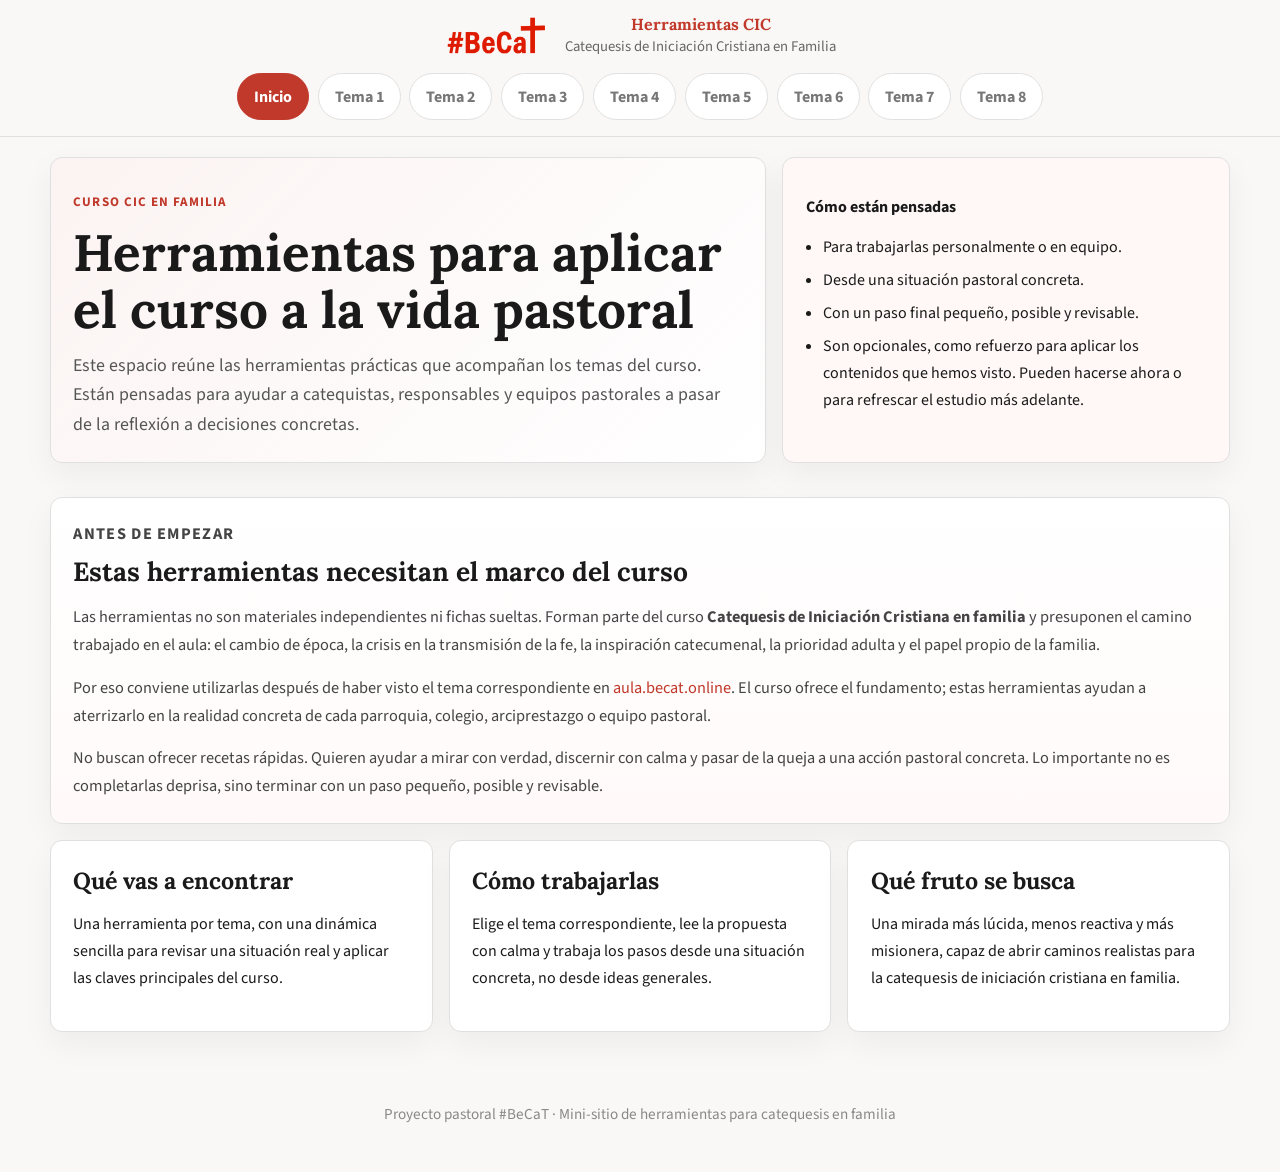
<file: site/index.html>
<!DOCTYPE html>
<html lang="es">
<head>
  <meta charset="UTF-8">
  <meta name="viewport" content="width=device-width, initial-scale=1.0">
  <title>Herramientas CIC | Inicio</title>
  <link rel="preconnect" href="https://fonts.googleapis.com">
  <link rel="preconnect" href="https://fonts.gstatic.com" crossorigin>
  <link href="https://fonts.googleapis.com/css2?family=Lora:wght@500;700&family=Source+Sans+3:wght@400;600;700&display=swap" rel="stylesheet">
  <link rel="stylesheet" href="assets/css/styles.css">
</head>

<body class="home">
  <header class="site-header">
    <div class="brand-bar">
      <a class="brand" href="index.html">
        <img src="assets/img/becat-rojo-logo.png" alt="#BeCaT">
        <div>
          <strong>Herramientas CIC</strong>
          <span>Catequesis de Iniciación Cristiana en Familia</span>
        </div>
      </a>
    </div>

    <nav class="site-nav" aria-label="Navegación principal">
      <a href="index.html" class="active">Inicio</a><a href="herramientas/herramienta-01.html">Tema 1</a><a href="herramientas/herramienta-02.html">Tema 2</a><a href="herramientas/herramienta-03.html">Tema 3</a><a href="herramientas/herramienta-04.html">Tema 4</a><a href="herramientas/herramienta-05.html">Tema 5</a><a href="herramientas/herramienta-06.html">Tema 6</a><a href="herramientas/herramienta-07.html">Tema 7</a><a href="herramientas/herramienta-08.html">Tema 8</a>
    </nav>

    <div class="site-nav-mobile">
      <label class="site-nav-mobile-label" for="nav-select">Ir a una herramienta</label>
      <select id="nav-select" class="site-nav-select" aria-label="Elegir herramienta o sección">
        <option value="index.html" selected>Inicio</option><option value="herramientas/herramienta-01.html">Tema 1</option><option value="herramientas/herramienta-02.html">Tema 2</option><option value="herramientas/herramienta-03.html">Tema 3</option><option value="herramientas/herramienta-04.html">Tema 4</option><option value="herramientas/herramienta-05.html">Tema 5</option><option value="herramientas/herramienta-06.html">Tema 6</option><option value="herramientas/herramienta-07.html">Tema 7</option><option value="herramientas/herramienta-08.html">Tema 8</option>
      </select>
    </div>
  </header>

  <section class="hero hero-home">
    <div class="hero-copy">
      <p class="eyebrow">Curso CIC en familia</p>
      <h1>Herramientas para aplicar el curso a la vida pastoral</h1>
      <p class="lead">
        Este espacio reúne las herramientas prácticas que acompañan los temas del curso. Están pensadas para ayudar a catequistas, responsables y equipos pastorales a pasar de la reflexión a decisiones concretas.
      </p>
    </div>

    <div class="hero-panel">
      <p><strong>Cómo están pensadas</strong></p>
      <ul class="hero-list">
        <li>Para trabajarlas personalmente o en equipo.</li>
        <li>Desde una situación pastoral concreta.</li>
        <li>Con un paso final pequeño, posible y revisable.</li>
        <li>Son opcionales, como refuerzo para aplicar los contenidos que hemos visto. Pueden hacerse ahora o para refrescar el estudio más adelante.</li>
      </ul>
    </div>
  </section>

  <main class="main-content">

    <section class="intro-context">
      <div class="intro-context-inner">
        <p class="eyebrow">Antes de empezar</p>
        <h2>Estas herramientas necesitan el marco del curso</h2>

        <p>
          Las herramientas no son materiales independientes ni fichas sueltas. Forman parte del curso <strong>Catequesis de Iniciación Cristiana en familia</strong> y presuponen el camino trabajado en el aula: el cambio de época, la crisis en la transmisión de la fe, la inspiración catecumenal, la prioridad adulta y el papel propio de la familia.
        </p>

        <p>
          Por eso conviene utilizarlas después de haber visto el tema correspondiente en <a href="https://aula.becat.online" target="_blank" rel="noopener">aula.becat.online</a>. El curso ofrece el fundamento; estas herramientas ayudan a aterrizarlo en la realidad concreta de cada parroquia, colegio, arciprestazgo o equipo pastoral.
        </p>

        <p>
          No buscan ofrecer recetas rápidas. Quieren ayudar a mirar con verdad, discernir con calma y pasar de la queja a una acción pastoral concreta. Lo importante no es completarlas deprisa, sino terminar con un paso pequeño, posible y revisable.
        </p>
      </div>
    </section>

    <section class="intro-grid intro-grid-home">
      <article class="intro-block">
        <h2>Qué vas a encontrar</h2>
        <p>
          Una herramienta por tema, con una dinámica sencilla para revisar una situación real y aplicar las claves principales del curso.
        </p>
      </article>

      <article class="intro-block">
        <h2>Cómo trabajarlas</h2>
        <p>
          Elige el tema correspondiente, lee la propuesta con calma y trabaja los pasos desde una situación concreta, no desde ideas generales.
        </p>
      </article>

      <article class="intro-block">
        <h2>Qué fruto se busca</h2>
        <p>
          Una mirada más lúcida, menos reactiva y más misionera, capaz de abrir caminos realistas para la catequesis de iniciación cristiana en familia.
        </p>
      </article>
    </section>

  </main>

  <footer class="site-footer">
    <p>Proyecto pastoral #BeCaT · Mini-sitio de herramientas para catequesis en familia</p>
  </footer>

  <script>
    const navSelect = document.getElementById("nav-select");

    if (navSelect) {
      navSelect.addEventListener("change", (event) => {
        const target = event.target.value;
        if (target) {
          window.location.href = target;
        }
      });
    }
  </script>
</body>
</html>
</file>
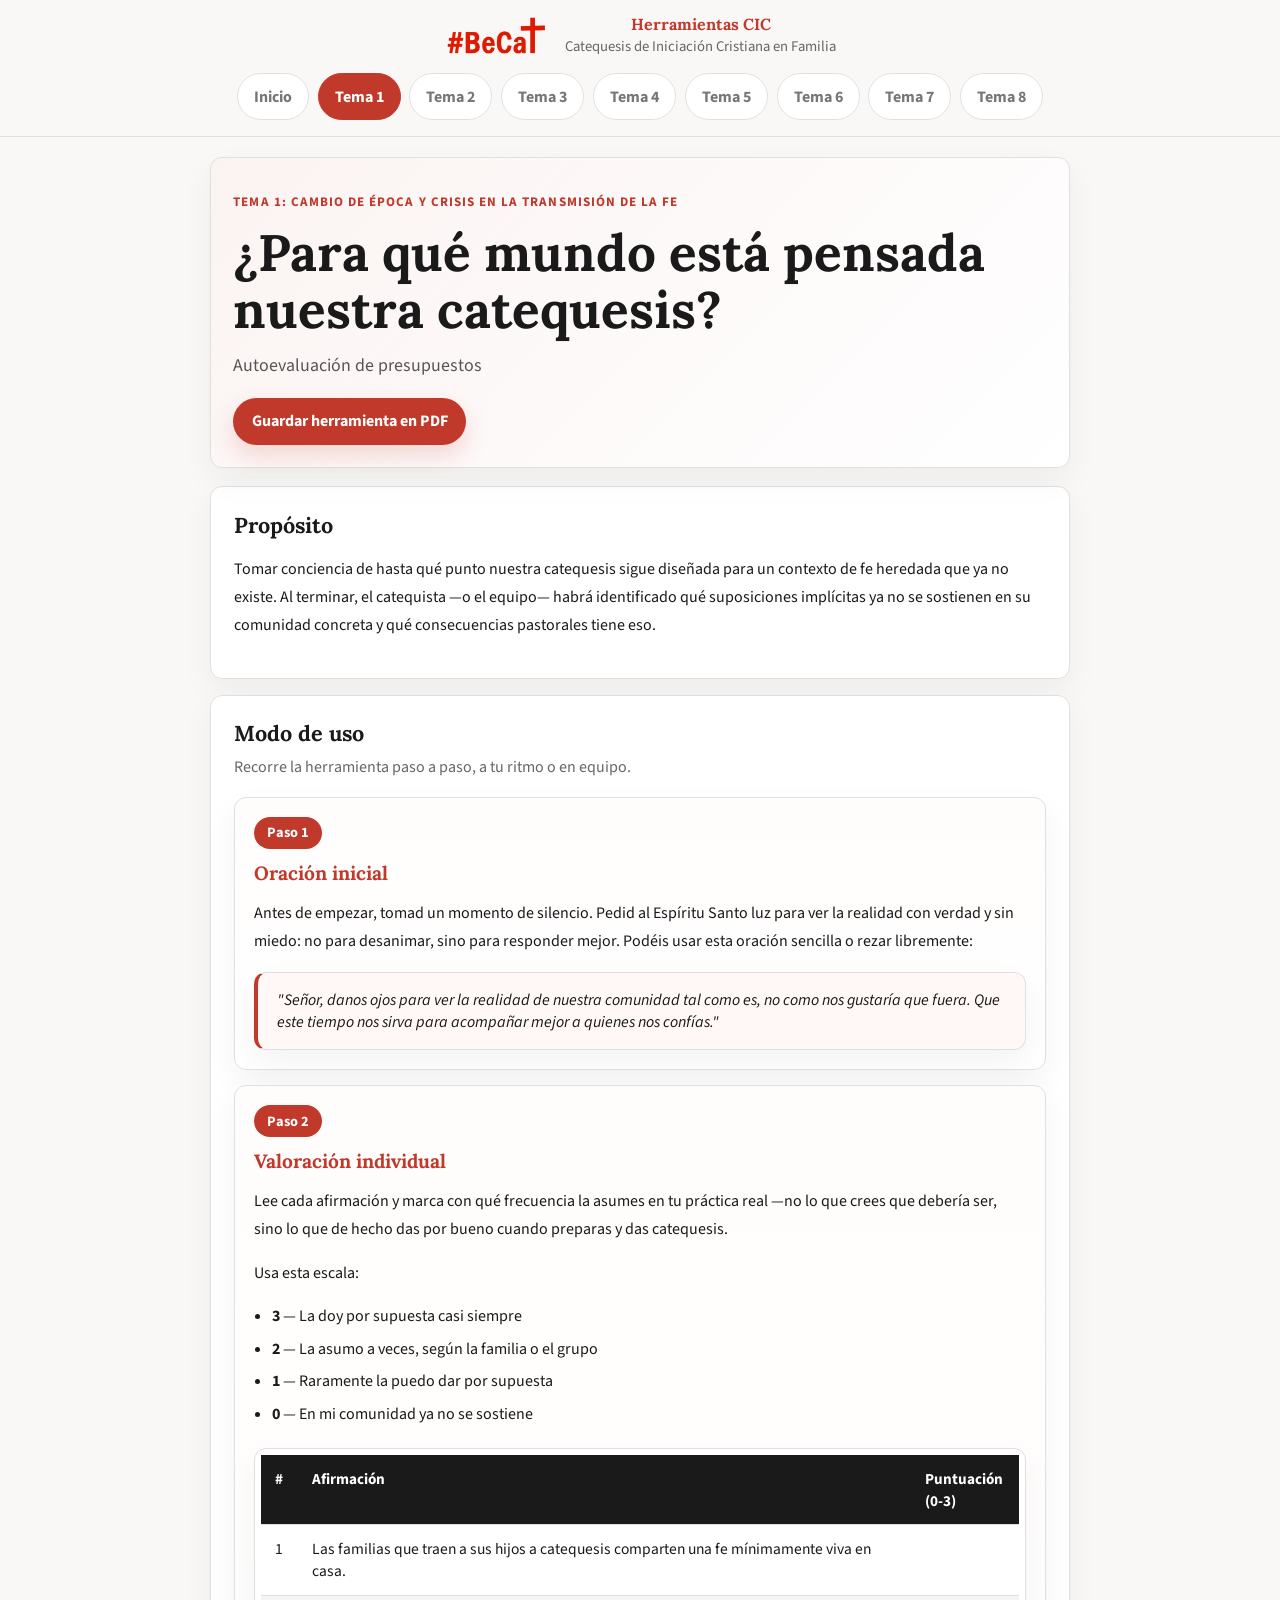
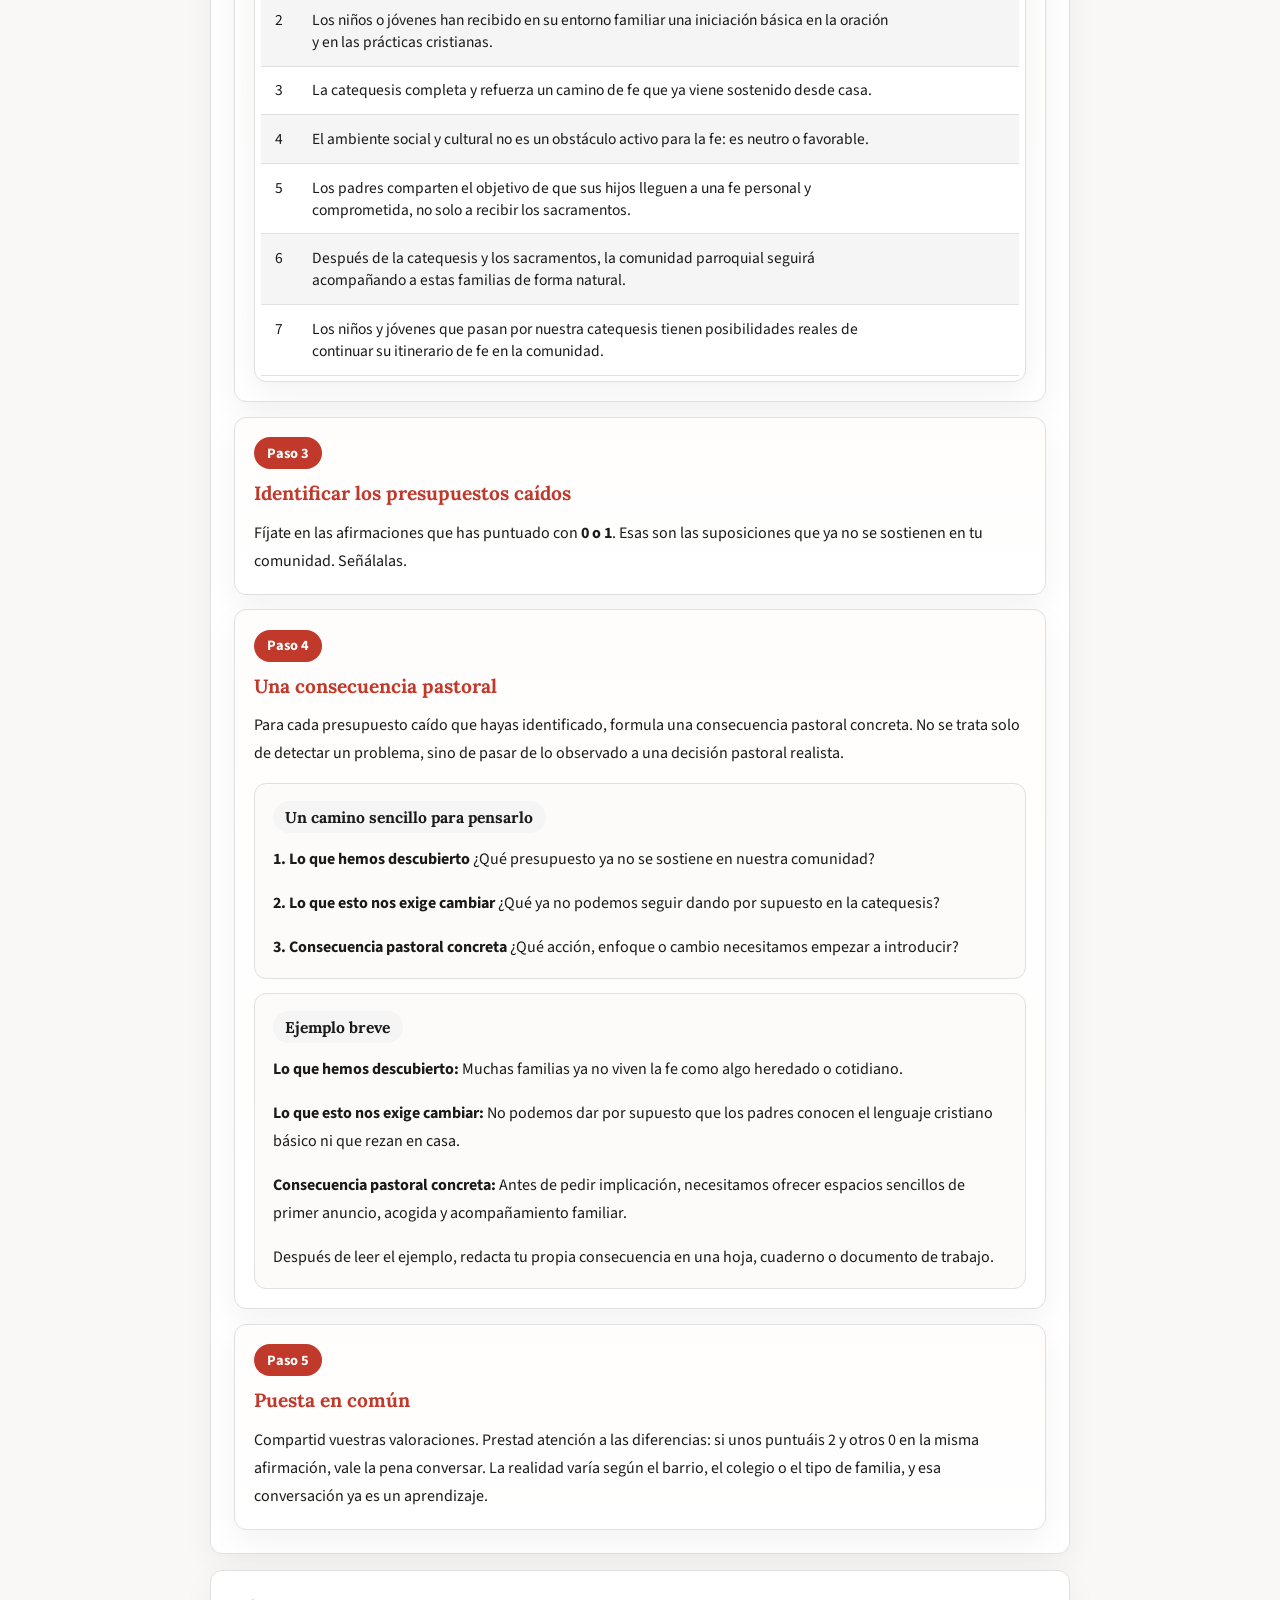
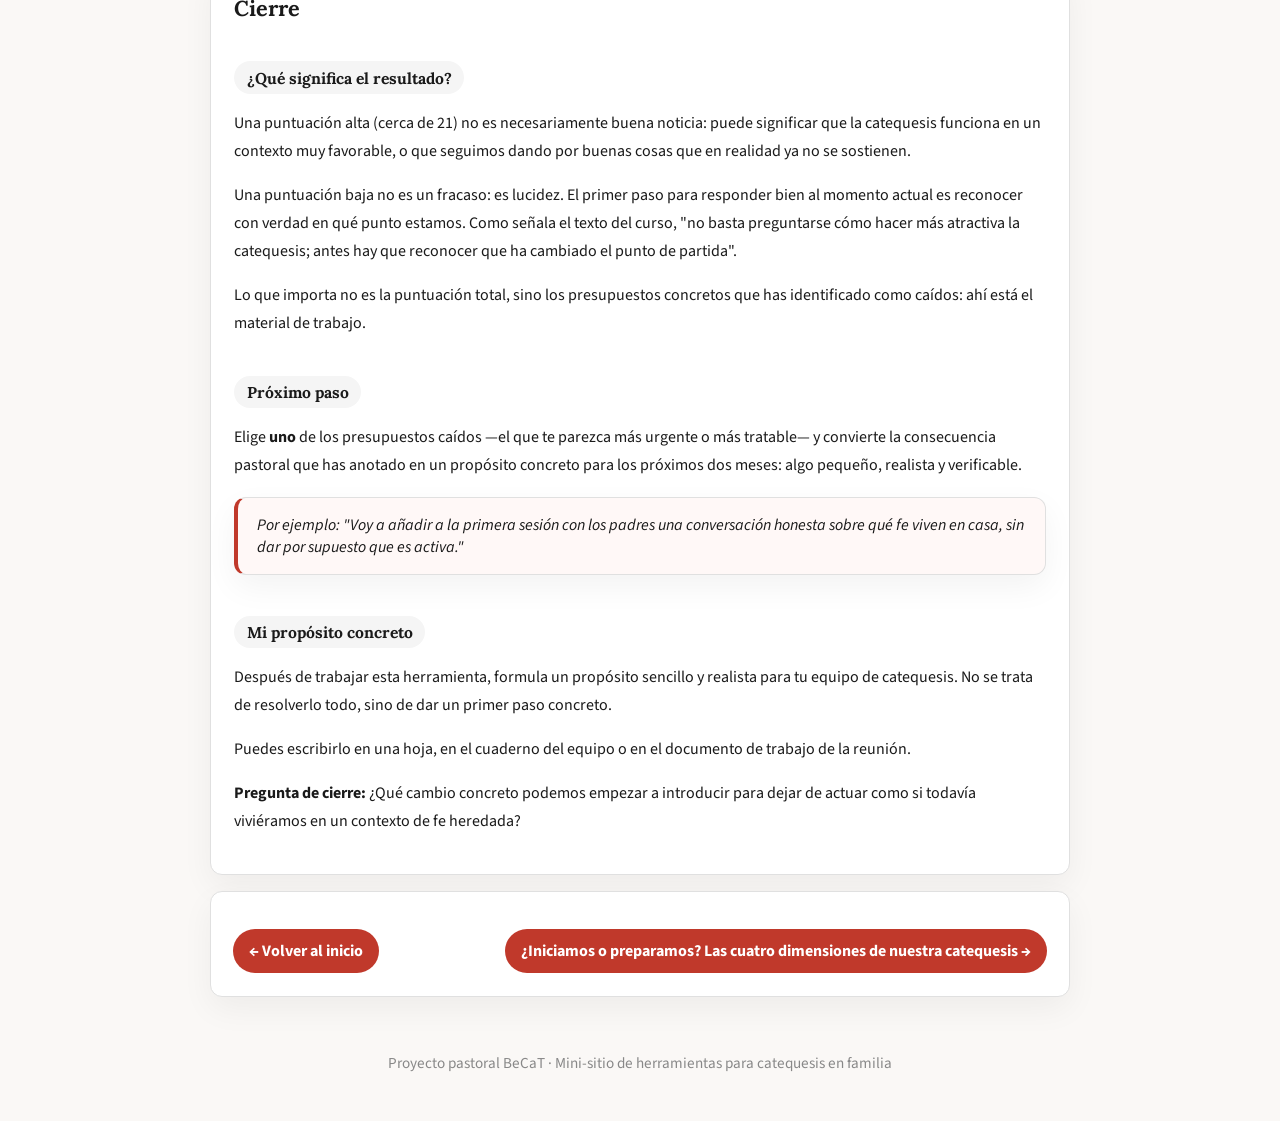
<file: site/herramientas/herramienta-01.html>
<!DOCTYPE html>
<html lang="es">
<head>
  <meta charset="UTF-8">
  <meta name="viewport" content="width=device-width, initial-scale=1.0">
  <title>¿Para qué mundo está pensada nuestra catequesis? | Herramientas CIC</title>
  <link rel="preconnect" href="https://fonts.googleapis.com">
  <link rel="preconnect" href="https://fonts.gstatic.com" crossorigin>
  <link href="https://fonts.googleapis.com/css2?family=Lora:wght@500;700&family=Source+Sans+3:wght@400;600;700&display=swap" rel="stylesheet">
  <link rel="stylesheet" href="../assets/css/styles.css">
</head>
<body class="tool">
  <header class="site-header">
    <div class="brand-bar">
      <a class="brand" href="../index.html">
        <img src="../assets/img/becat-rojo-logo.png" alt="BeCaT">
        <div>
          <strong>Herramientas CIC</strong>
          <span>Catequesis de Iniciación Cristiana en Familia</span>
        </div>
      </a>
    </div>
    <nav class="site-nav" aria-label="Navegación principal">
      <a href="../index.html">Inicio</a><a href="../herramientas/herramienta-01.html" class="active">Tema 1</a><a href="../herramientas/herramienta-02.html">Tema 2</a><a href="../herramientas/herramienta-03.html">Tema 3</a><a href="../herramientas/herramienta-04.html">Tema 4</a><a href="../herramientas/herramienta-05.html">Tema 5</a><a href="../herramientas/herramienta-06.html">Tema 6</a><a href="../herramientas/herramienta-07.html">Tema 7</a><a href="../herramientas/herramienta-08.html">Tema 8</a>
    </nav>
    <div class="site-nav-mobile">
      <label class="site-nav-mobile-label" for="nav-select">Ir a una herramienta</label>
      <select id="nav-select" class="site-nav-select" aria-label="Elegir herramienta o sección">
        <option value="../index.html">Inicio</option><option value="../herramientas/herramienta-01.html" selected>Tema 1</option><option value="../herramientas/herramienta-02.html">Tema 2</option><option value="../herramientas/herramienta-03.html">Tema 3</option><option value="../herramientas/herramienta-04.html">Tema 4</option><option value="../herramientas/herramienta-05.html">Tema 5</option><option value="../herramientas/herramienta-06.html">Tema 6</option><option value="../herramientas/herramienta-07.html">Tema 7</option><option value="../herramientas/herramienta-08.html">Tema 8</option>
      </select>
    </div>
  </header>
  
    <section class="hero hero-tool">
      <div class="hero-copy">
        <p class="eyebrow">Tema 1: Cambio de época y crisis en la transmisión de la fe</p>
        <h1>¿Para qué mundo está pensada nuestra catequesis?</h1>
        
        <p class="lead">Autoevaluación de presupuestos</p>
        <button class="pdf-button" type="button" data-print-tool data-pdf-title="herramienta-tema-01">Guardar herramienta en PDF</button>
      </div>
    </section>
    
  <main class="main-content">
    
    <article class="tool-page">
      <p class="page-topic">Tema 1: Cambio de época y crisis en la transmisión de la fe</p>
<h2>¿Para qué mundo está pensada nuestra catequesis?</h2>
<p class="page-kicker">Autoevaluación de presupuestos</p>
<section class="tool-module tool-module-purpose"><div class="module-heading"><h3>Propósito</h3></div><div class="module-body"><p>Tomar conciencia de hasta qué punto nuestra catequesis sigue diseñada para un contexto de fe heredada que ya no existe. Al terminar, el catequista —o el equipo— habrá identificado qué suposiciones implícitas ya no se sostienen en su comunidad concreta y qué consecuencias pastorales tiene eso.</p></div></section><section class="tool-module tool-module-steps"><div class="module-heading"><h3>Modo de uso</h3><p>Recorre la herramienta paso a paso, a tu ritmo o en equipo.</p></div><div class="step-flow"><section class="step-card"><div class="step-card-header"><span class="step-badge">Paso 1</span></div><h4 class="step-title">Oración inicial</h4><div class="step-body"><p>Antes de empezar, tomad un momento de silencio. Pedid al Espíritu Santo luz para ver la realidad con verdad y sin miedo: no para desanimar, sino para responder mejor. Podéis usar esta oración sencilla o rezar libremente:</p> <blockquote class="quote"><em>"Señor, danos ojos para ver la realidad de nuestra comunidad tal como es, no como nos gustaría que fuera. Que este tiempo nos sirva para acompañar mejor a quienes nos confías."</em></blockquote></div></section><section class="step-card"><div class="step-card-header"><span class="step-badge">Paso 2</span></div><h4 class="step-title">Valoración individual</h4><div class="step-body"><p>Lee cada afirmación y marca con qué frecuencia la asumes en tu práctica real —no lo que crees que debería ser, sino lo que de hecho das por bueno cuando preparas y das catequesis.</p> <p>Usa esta escala:</p>
<ul class="list"><li><strong>3</strong> — La doy por supuesta casi siempre</li><li><strong>2</strong> — La asumo a veces, según la familia o el grupo</li><li><strong>1</strong> — Raramente la puedo dar por supuesta</li><li><strong>0</strong> — En mi comunidad ya no se sostiene</li></ul>
<div class="table-wrap"><table><thead><tr><th>#</th><th>Afirmación</th><th>Puntuación (0-3)</th></tr></thead><tbody><tr><td>1</td><td>Las familias que traen a sus hijos a catequesis comparten una fe mínimamente viva en casa.</td><td></td></tr><tr><td>2</td><td>Los niños o jóvenes han recibido en su entorno familiar una iniciación básica en la oración y en las prácticas cristianas.</td><td></td></tr><tr><td>3</td><td>La catequesis completa y refuerza un camino de fe que ya viene sostenido desde casa.</td><td></td></tr><tr><td>4</td><td>El ambiente social y cultural no es un obstáculo activo para la fe: es neutro o favorable.</td><td></td></tr><tr><td>5</td><td>Los padres comparten el objetivo de que sus hijos lleguen a una fe personal y comprometida, no solo a recibir los sacramentos.</td><td></td></tr><tr><td>6</td><td>Después de la catequesis y los sacramentos, la comunidad parroquial seguirá acompañando a estas familias de forma natural.</td><td></td></tr><tr><td>7</td><td>Los niños y jóvenes que pasan por nuestra catequesis tienen posibilidades reales de continuar su itinerario de fe en la comunidad.</td><td></td></tr></tbody></table></div></div></section><section class="step-card"><div class="step-card-header"><span class="step-badge">Paso 3</span></div><h4 class="step-title">Identificar los presupuestos caídos</h4><div class="step-body"><p>Fíjate en las afirmaciones que has puntuado con <strong>0 o 1</strong>. Esas son las suposiciones que ya no se sostienen en tu comunidad. Señálalas.</p></div></section><section class="step-card"><div class="step-card-header"><span class="step-badge">Paso 4</span></div><h4 class="step-title">Una consecuencia pastoral</h4><div class="step-body"><div class="detail-intro"><p>Para cada presupuesto caído que hayas identificado, formula una consecuencia pastoral concreta. No se trata solo de detectar un problema, sino de pasar de lo observado a una decisión pastoral realista.</p></div><div class="detail-stack"><section class="detail-card"><h5>Un camino sencillo para pensarlo</h5><div class="detail-card-body"><p><strong>1. Lo que hemos descubierto</strong> ¿Qué presupuesto ya no se sostiene en nuestra comunidad?</p>
<p><strong>2. Lo que esto nos exige cambiar</strong> ¿Qué ya no podemos seguir dando por supuesto en la catequesis?</p>
<p><strong>3. Consecuencia pastoral concreta</strong> ¿Qué acción, enfoque o cambio necesitamos empezar a introducir?</p></div></section><section class="detail-card"><h5>Ejemplo breve</h5><div class="detail-card-body"><p><strong>Lo que hemos descubierto:</strong> Muchas familias ya no viven la fe como algo heredado o cotidiano.</p>
<p><strong>Lo que esto nos exige cambiar:</strong> No podemos dar por supuesto que los padres conocen el lenguaje cristiano básico ni que rezan en casa.</p>
<p><strong>Consecuencia pastoral concreta:</strong> Antes de pedir implicación, necesitamos ofrecer espacios sencillos de primer anuncio, acogida y acompañamiento familiar.</p>
<p>Después de leer el ejemplo, redacta tu propia consecuencia en una hoja, cuaderno o documento de trabajo.</p></div></section></div></div></section><section class="step-card"><div class="step-card-header"><span class="step-badge">Paso 5</span></div><h4 class="step-title">Puesta en común</h4><div class="step-body"><p>Compartid vuestras valoraciones. Prestad atención a las diferencias: si unos puntuáis 2 y otros 0 en la misma afirmación, vale la pena conversar. La realidad varía según el barrio, el colegio o el tipo de familia, y esa conversación ya es un aprendizaje.</p></div></section></div></section><section class="tool-module tool-module-close"><div class="module-heading"><h3>Cierre</h3></div><div class="module-body"><h5>¿Qué significa el resultado?</h5>
<p>Una puntuación alta (cerca de 21) no es necesariamente buena noticia: puede significar que la catequesis funciona en un contexto muy favorable, o que seguimos dando por buenas cosas que en realidad ya no se sostienen.</p>
<p>Una puntuación baja no es un fracaso: es lucidez. El primer paso para responder bien al momento actual es reconocer con verdad en qué punto estamos. Como señala el texto del curso, "no basta preguntarse cómo hacer más atractiva la catequesis; antes hay que reconocer que ha cambiado el punto de partida".</p>
<p>Lo que importa no es la puntuación total, sino los presupuestos concretos que has identificado como caídos: ahí está el material de trabajo.</p>
<h5>Próximo paso</h5>
<p>Elige <strong>uno</strong> de los presupuestos caídos —el que te parezca más urgente o más tratable— y convierte la consecuencia pastoral que has anotado en un propósito concreto para los próximos dos meses: algo pequeño, realista y verificable.</p>
<blockquote class="quote"><em>Por ejemplo: "Voy a añadir a la primera sesión con los padres una conversación honesta sobre qué fe viven en casa, sin dar por supuesto que es activa."</em></blockquote>
<h5>Mi propósito concreto</h5>
<p>Después de trabajar esta herramienta, formula un propósito sencillo y realista para tu equipo de catequesis. No se trata de resolverlo todo, sino de dar un primer paso concreto.</p>
<p>Puedes escribirlo en una hoja, en el cuaderno del equipo o en el documento de trabajo de la reunión.</p>
<p><strong>Pregunta de cierre:</strong> ¿Qué cambio concreto podemos empezar a introducir para dejar de actuar como si todavía viviéramos en un contexto de fe heredada?</p></div></section>
    </article>
    <section class="pager">
      <a class="pager-link" href="../index.html">← Volver al inicio</a>
      <a class="pager-link" href="herramienta-02.html">¿Iniciamos o preparamos? Las cuatro dimensiones de nuestra catequesis →</a>
    </section>
    
  </main>
  <footer class="site-footer">
    <p>Proyecto pastoral BeCaT · Mini-sitio de herramientas para catequesis en familia</p>
  </footer>
  <script>
    const navSelect = document.getElementById("nav-select");
    if (navSelect) {
      navSelect.addEventListener("change", (event) => {
        const target = event.target.value;
        if (target) {
          window.location.href = target;
        }
      });
    }
    const printButtons = document.querySelectorAll("[data-print-tool]");
    printButtons.forEach((button) => {
      button.addEventListener("click", () => {
        const originalTitle = document.title;
        const pdfTitle = button.dataset.pdfTitle;
        if (pdfTitle) {
          document.title = pdfTitle;
          window.addEventListener("afterprint", () => {
            document.title = originalTitle;
          }, { once: true });
        }
        window.print();
      });
    });
  </script>
</body>
</html>
</file>
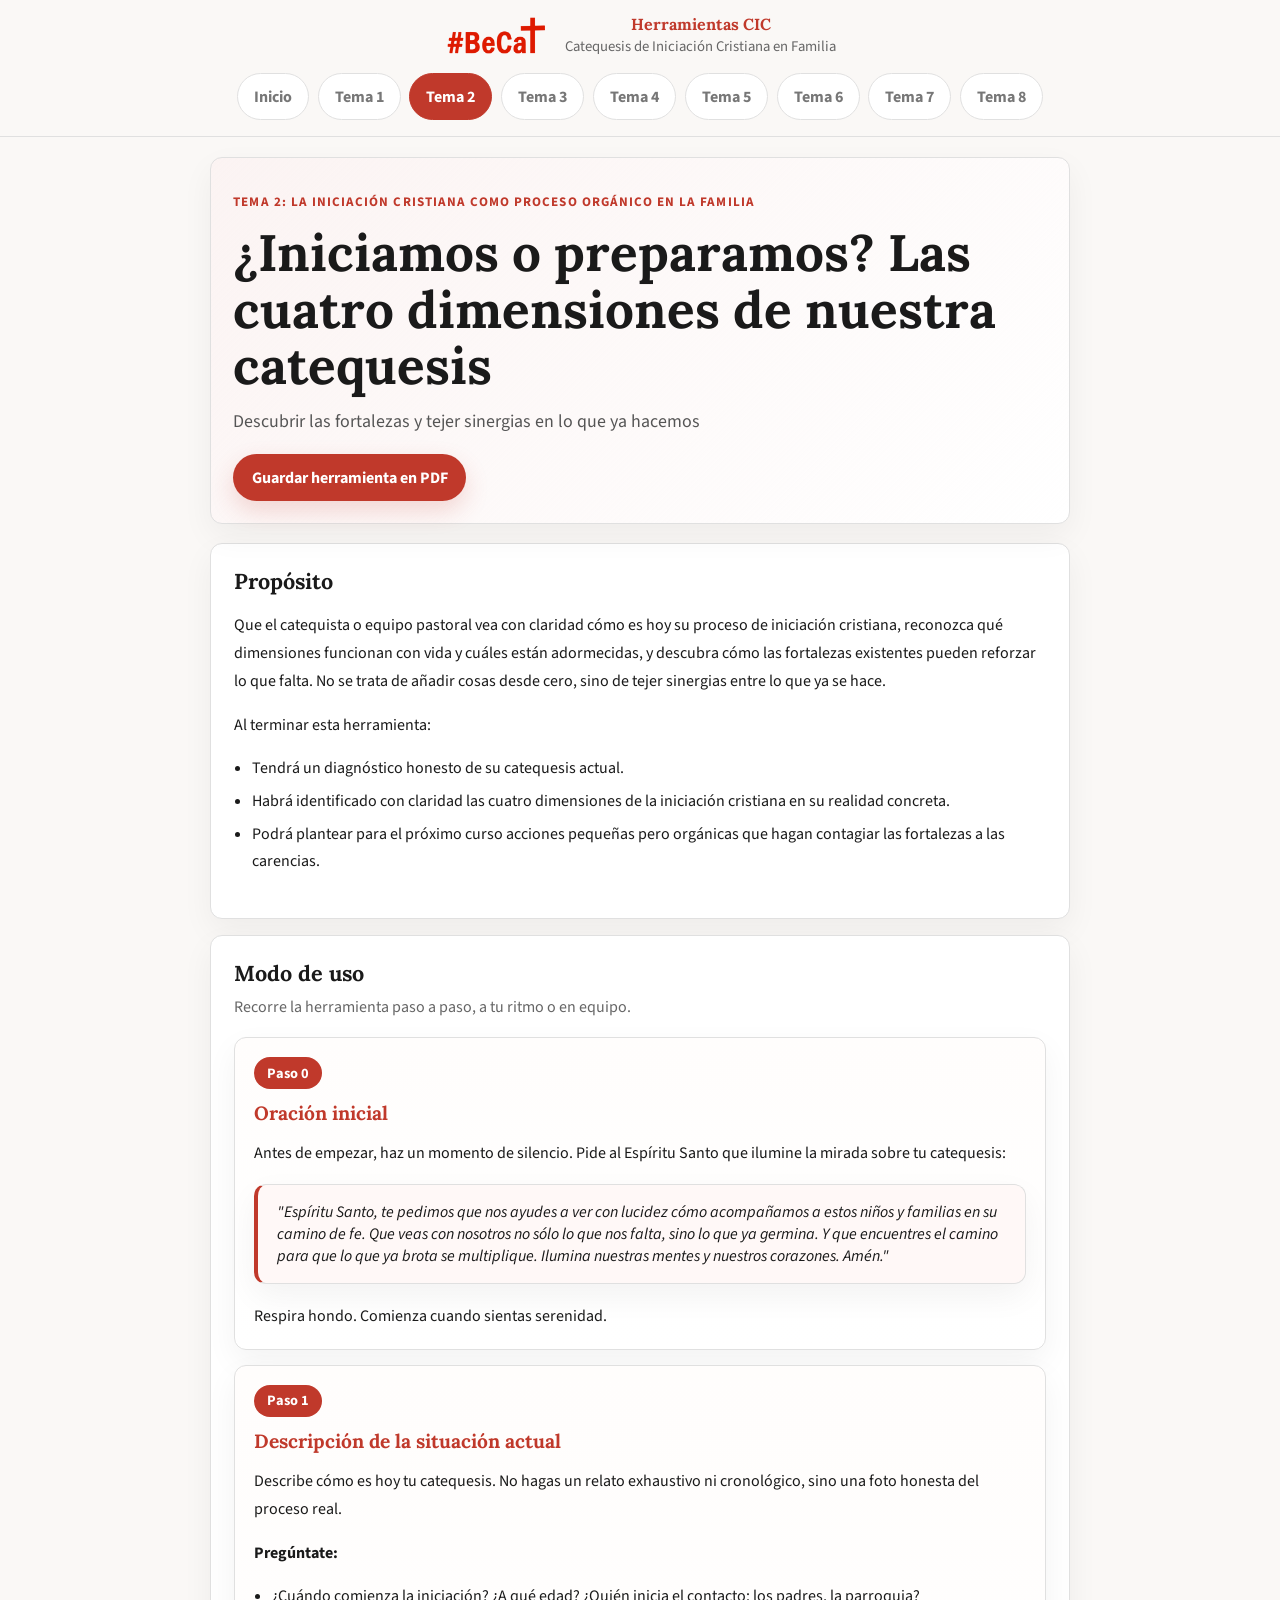
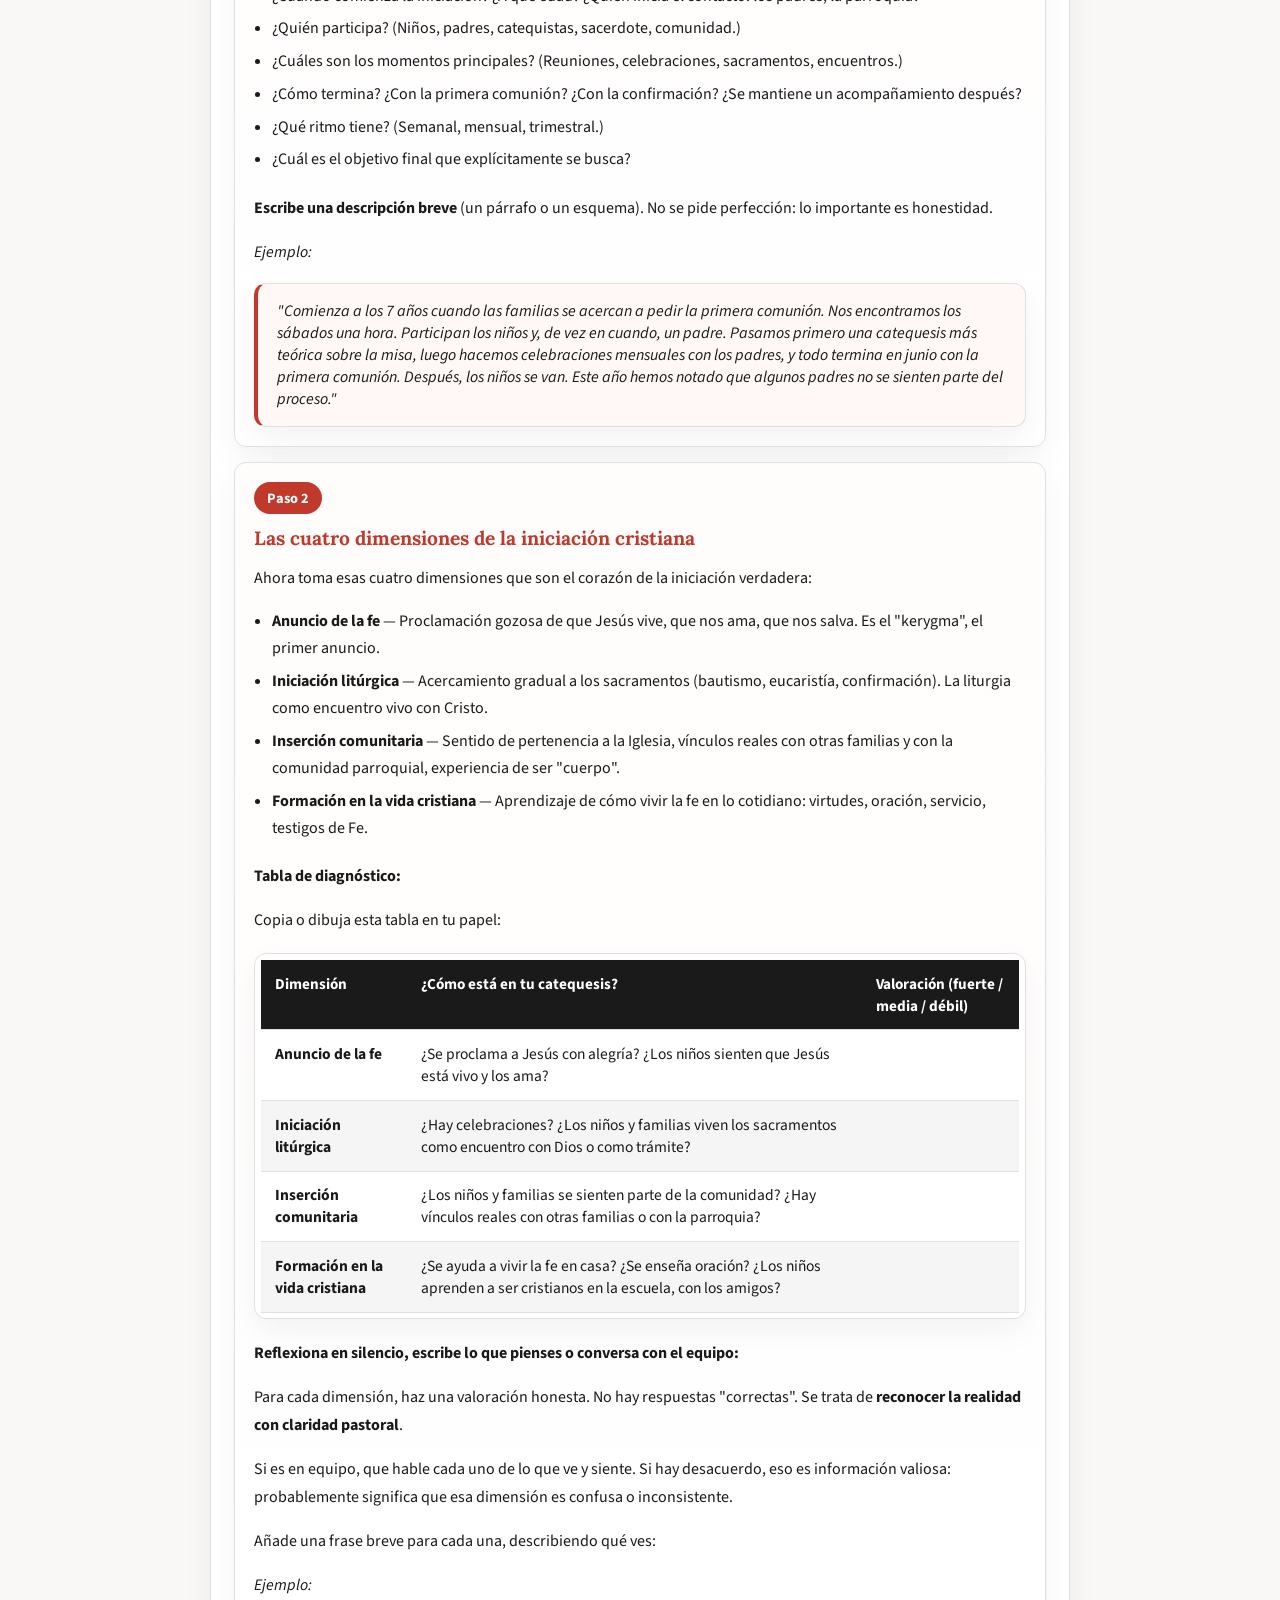
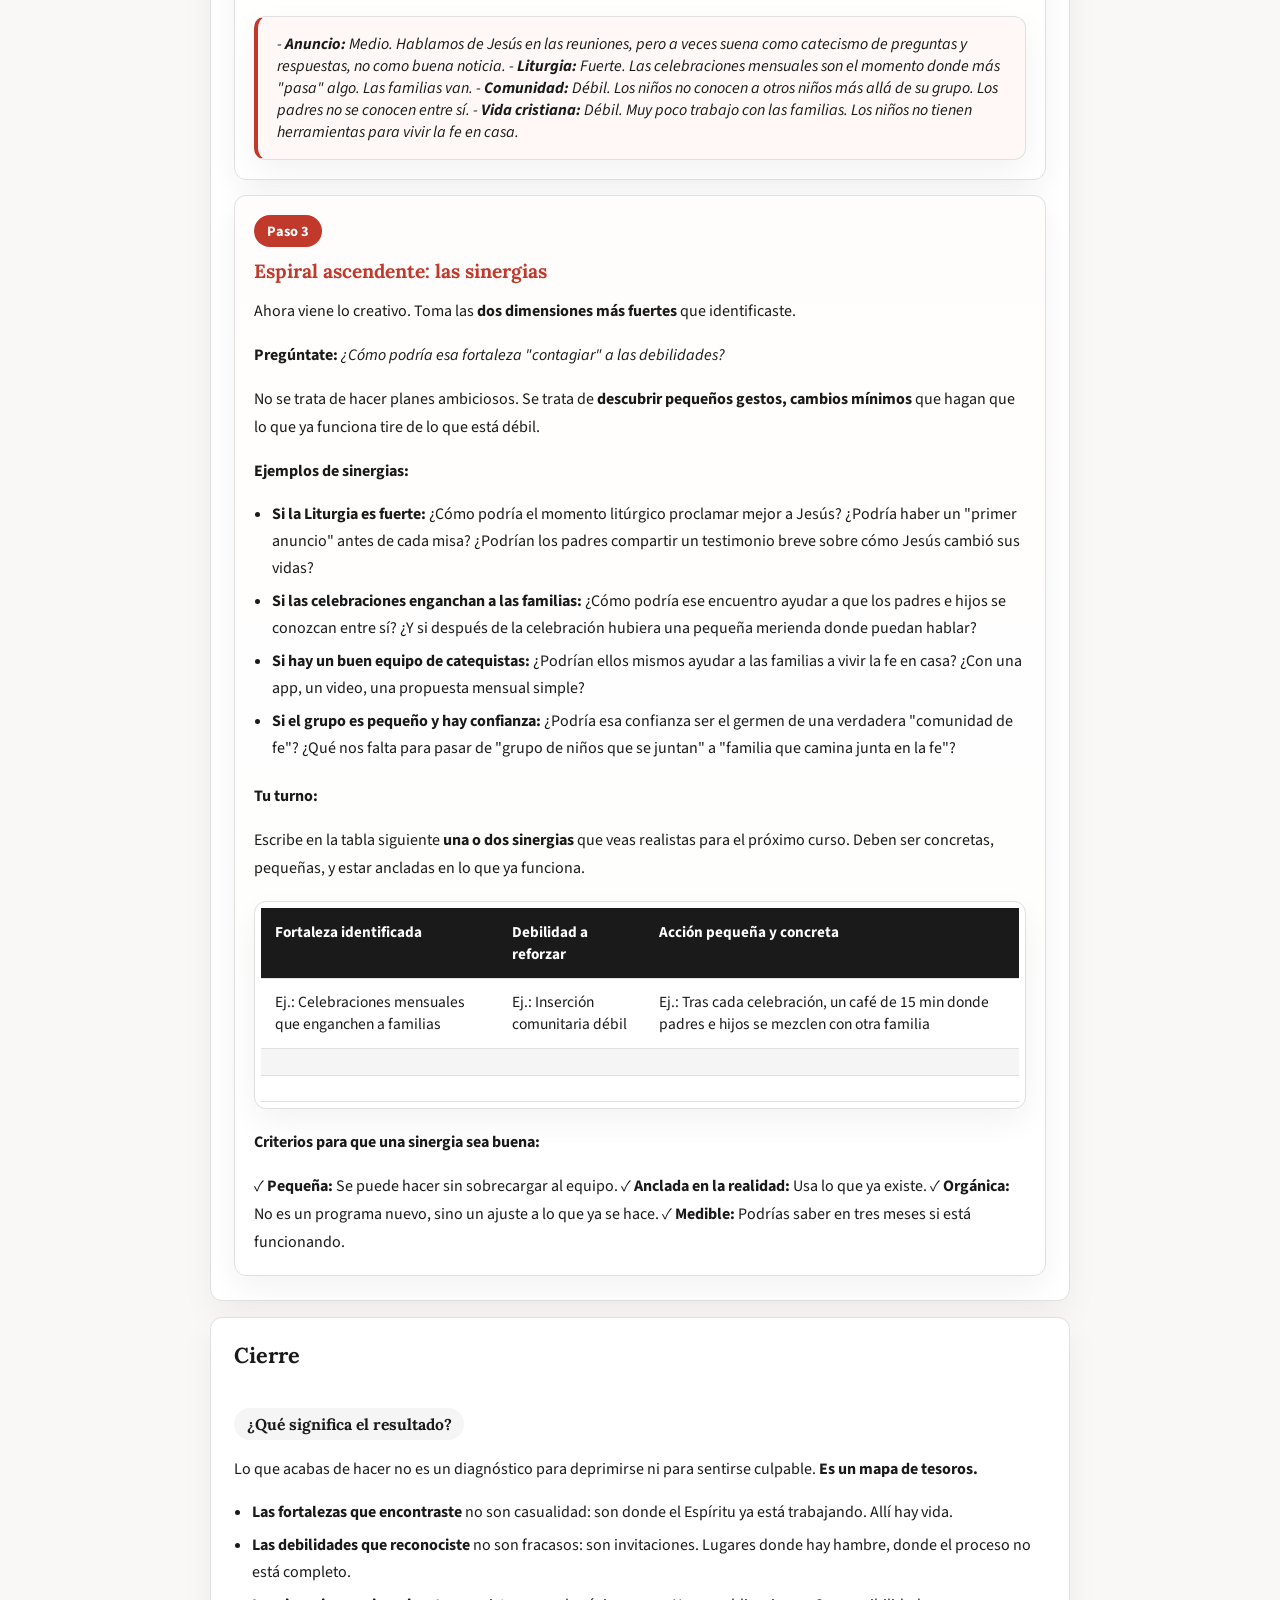
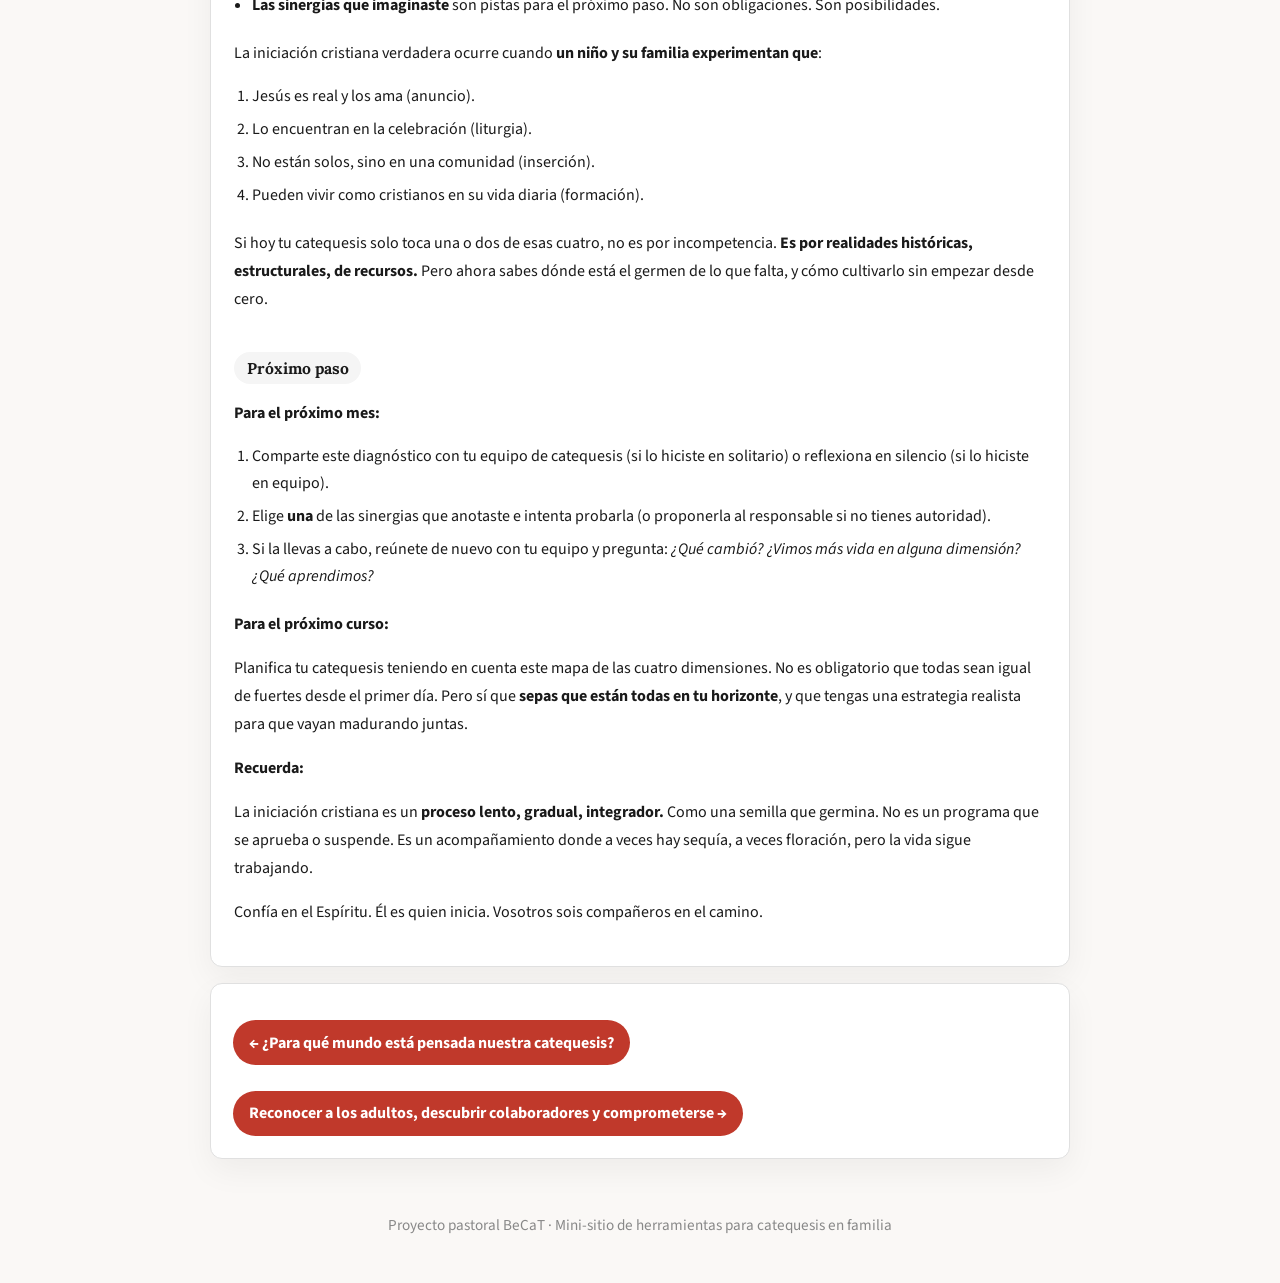
<file: site/herramientas/herramienta-02.html>
<!DOCTYPE html>
<html lang="es">
<head>
  <meta charset="UTF-8">
  <meta name="viewport" content="width=device-width, initial-scale=1.0">
  <title>¿Iniciamos o preparamos? Las cuatro dimensiones de nuestra catequesis | Herramientas CIC</title>
  <link rel="preconnect" href="https://fonts.googleapis.com">
  <link rel="preconnect" href="https://fonts.gstatic.com" crossorigin>
  <link href="https://fonts.googleapis.com/css2?family=Lora:wght@500;700&family=Source+Sans+3:wght@400;600;700&display=swap" rel="stylesheet">
  <link rel="stylesheet" href="../assets/css/styles.css">
</head>
<body class="tool">
  <header class="site-header">
    <div class="brand-bar">
      <a class="brand" href="../index.html">
        <img src="../assets/img/becat-rojo-logo.png" alt="BeCaT">
        <div>
          <strong>Herramientas CIC</strong>
          <span>Catequesis de Iniciación Cristiana en Familia</span>
        </div>
      </a>
    </div>
    <nav class="site-nav" aria-label="Navegación principal">
      <a href="../index.html">Inicio</a><a href="../herramientas/herramienta-01.html">Tema 1</a><a href="../herramientas/herramienta-02.html" class="active">Tema 2</a><a href="../herramientas/herramienta-03.html">Tema 3</a><a href="../herramientas/herramienta-04.html">Tema 4</a><a href="../herramientas/herramienta-05.html">Tema 5</a><a href="../herramientas/herramienta-06.html">Tema 6</a><a href="../herramientas/herramienta-07.html">Tema 7</a><a href="../herramientas/herramienta-08.html">Tema 8</a>
    </nav>
    <div class="site-nav-mobile">
      <label class="site-nav-mobile-label" for="nav-select">Ir a una herramienta</label>
      <select id="nav-select" class="site-nav-select" aria-label="Elegir herramienta o sección">
        <option value="../index.html">Inicio</option><option value="../herramientas/herramienta-01.html">Tema 1</option><option value="../herramientas/herramienta-02.html" selected>Tema 2</option><option value="../herramientas/herramienta-03.html">Tema 3</option><option value="../herramientas/herramienta-04.html">Tema 4</option><option value="../herramientas/herramienta-05.html">Tema 5</option><option value="../herramientas/herramienta-06.html">Tema 6</option><option value="../herramientas/herramienta-07.html">Tema 7</option><option value="../herramientas/herramienta-08.html">Tema 8</option>
      </select>
    </div>
  </header>
  
    <section class="hero hero-tool">
      <div class="hero-copy">
        <p class="eyebrow">Tema 2: La iniciación cristiana como proceso orgánico en la familia</p>
        <h1>¿Iniciamos o preparamos? Las cuatro dimensiones de nuestra catequesis</h1>
        
        <p class="lead">Descubrir las fortalezas y tejer sinergias en lo que ya hacemos</p>
        <button class="pdf-button" type="button" data-print-tool data-pdf-title="herramienta-tema-02">Guardar herramienta en PDF</button>
      </div>
    </section>
    
  <main class="main-content">
    
    <article class="tool-page">
      <p class="page-topic">Tema 2: La iniciación cristiana como proceso orgánico en la familia</p>
<h2>¿Iniciamos o preparamos? Las cuatro dimensiones de nuestra catequesis</h2>
<p class="page-kicker">Descubrir las fortalezas y tejer sinergias en lo que ya hacemos</p>
<section class="tool-module tool-module-purpose"><div class="module-heading"><h3>Propósito</h3></div><div class="module-body"><p>Que el catequista o equipo pastoral vea con claridad cómo es hoy su proceso de iniciación cristiana, reconozca qué dimensiones funcionan con vida y cuáles están adormecidas, y descubra cómo las fortalezas existentes pueden reforzar lo que falta. No se trata de añadir cosas desde cero, sino de tejer sinergias entre lo que ya se hace.</p>
<p>Al terminar esta herramienta:</p>
<ul class="list"><li>Tendrá un diagnóstico honesto de su catequesis actual.</li><li>Habrá identificado con claridad las cuatro dimensiones de la iniciación cristiana en su realidad concreta.</li><li>Podrá plantear para el próximo curso acciones pequeñas pero orgánicas que hagan contagiar las fortalezas a las carencias.</li></ul></div></section><section class="tool-module tool-module-steps"><div class="module-heading"><h3>Modo de uso</h3><p>Recorre la herramienta paso a paso, a tu ritmo o en equipo.</p></div><div class="step-flow"><section class="step-card"><div class="step-card-header"><span class="step-badge">Paso 0</span></div><h4 class="step-title">Oración inicial</h4><div class="step-body"><p>Antes de empezar, haz un momento de silencio. Pide al Espíritu Santo que ilumine la mirada sobre tu catequesis:</p>
<blockquote class="quote"><em>"Espíritu Santo, te pedimos que nos ayudes a ver con lucidez cómo acompañamos a estos niños y familias en su camino de fe. Que veas con nosotros no sólo lo que nos falta, sino lo que ya germina. Y que encuentres el camino para que lo que ya brota se multiplique. Ilumina nuestras mentes y nuestros corazones. Amén."</em></blockquote>
<p>Respira hondo. Comienza cuando sientas serenidad.</p></div></section><section class="step-card"><div class="step-card-header"><span class="step-badge">Paso 1</span></div><h4 class="step-title">Descripción de la situación actual</h4><div class="step-body"><p>Describe cómo es hoy tu catequesis. No hagas un relato exhaustivo ni cronológico, sino una foto honesta del proceso real.</p>
<p><strong>Pregúntate:</strong></p>
<ul class="list"><li>¿Cuándo comienza la iniciación? ¿A qué edad? ¿Quién inicia el contacto: los padres, la parroquia?</li><li>¿Quién participa? (Niños, padres, catequistas, sacerdote, comunidad.)</li><li>¿Cuáles son los momentos principales? (Reuniones, celebraciones, sacramentos, encuentros.)</li><li>¿Cómo termina? ¿Con la primera comunión? ¿Con la confirmación? ¿Se mantiene un acompañamiento después?</li><li>¿Qué ritmo tiene? (Semanal, mensual, trimestral.)</li><li>¿Cuál es el objetivo final que explícitamente se busca?</li></ul>
<p><strong>Escribe una descripción breve</strong> (un párrafo o un esquema). No se pide perfección: lo importante es honestidad.</p>
<p><em>Ejemplo:</em></p>
<blockquote class="quote"><em>"Comienza a los 7 años cuando las familias se acercan a pedir la primera comunión. Nos encontramos los sábados una hora. Participan los niños y, de vez en cuando, un padre. Pasamos primero una catequesis más teórica sobre la misa, luego hacemos celebraciones mensuales con los padres, y todo termina en junio con la primera comunión. Después, los niños se van. Este año hemos notado que algunos padres no se sienten parte del proceso."</em></blockquote></div></section><section class="step-card"><div class="step-card-header"><span class="step-badge">Paso 2</span></div><h4 class="step-title">Las cuatro dimensiones de la iniciación cristiana</h4><div class="step-body"><p>Ahora toma esas cuatro dimensiones que son el corazón de la iniciación verdadera:</p>
<ul class="list"><li><strong>Anuncio de la fe</strong> — Proclamación gozosa de que Jesús vive, que nos ama, que nos salva. Es el "kerygma", el primer anuncio.</li><li><strong>Iniciación litúrgica</strong> — Acercamiento gradual a los sacramentos (bautismo, eucaristía, confirmación). La liturgia como encuentro vivo con Cristo.</li><li><strong>Inserción comunitaria</strong> — Sentido de pertenencia a la Iglesia, vínculos reales con otras familias y con la comunidad parroquial, experiencia de ser "cuerpo".</li><li><strong>Formación en la vida cristiana</strong> — Aprendizaje de cómo vivir la fe en lo cotidiano: virtudes, oración, servicio, testigos de Fe.</li></ul>
<p><strong>Tabla de diagnóstico:</strong></p>
<p>Copia o dibuja esta tabla en tu papel:</p>
<div class="table-wrap"><table><thead><tr><th>Dimensión</th><th>¿Cómo está en tu catequesis?</th><th>Valoración (fuerte / media / débil)</th></tr></thead><tbody><tr><td><strong>Anuncio de la fe</strong></td><td>¿Se proclama a Jesús con alegría? ¿Los niños sienten que Jesús está vivo y los ama?</td><td></td></tr><tr><td><strong>Iniciación litúrgica</strong></td><td>¿Hay celebraciones? ¿Los niños y familias viven los sacramentos como encuentro con Dios o como trámite?</td><td></td></tr><tr><td><strong>Inserción comunitaria</strong></td><td>¿Los niños y familias se sienten parte de la comunidad? ¿Hay vínculos reales con otras familias o con la parroquia?</td><td></td></tr><tr><td><strong>Formación en la vida cristiana</strong></td><td>¿Se ayuda a vivir la fe en casa? ¿Se enseña oración? ¿Los niños aprenden a ser cristianos en la escuela, con los amigos?</td><td></td></tr></tbody></table></div>
<p><strong>Reflexiona en silencio, escribe lo que pienses o conversa con el equipo:</strong></p>
<p>Para cada dimensión, haz una valoración honesta. No hay respuestas "correctas". Se trata de <strong>reconocer la realidad con claridad pastoral</strong>.</p>
<p>Si es en equipo, que hable cada uno de lo que ve y siente. Si hay desacuerdo, eso es información valiosa: probablemente significa que esa dimensión es confusa o inconsistente.</p>
<p>Añade una frase breve para cada una, describiendo qué ves:</p>
<p><em>Ejemplo:</em></p>
<blockquote class="quote">- <strong>Anuncio:</strong> Medio. Hablamos de Jesús en las reuniones, pero a veces suena como catecismo de preguntas y respuestas, no como buena noticia. - <strong>Liturgia:</strong> Fuerte. Las celebraciones mensuales son el momento donde más "pasa" algo. Las familias van. - <strong>Comunidad:</strong> Débil. Los niños no conocen a otros niños más allá de su grupo. Los padres no se conocen entre sí. - <strong>Vida cristiana:</strong> Débil. Muy poco trabajo con las familias. Los niños no tienen herramientas para vivir la fe en casa.</blockquote></div></section><section class="step-card"><div class="step-card-header"><span class="step-badge">Paso 3</span></div><h4 class="step-title">Espiral ascendente: las sinergias</h4><div class="step-body"><p>Ahora viene lo creativo. Toma las <strong>dos dimensiones más fuertes</strong> que identificaste.</p>
<p><strong>Pregúntate:</strong> <em>¿Cómo podría esa fortaleza "contagiar" a las debilidades?</em></p>
<p>No se trata de hacer planes ambiciosos. Se trata de <strong>descubrir pequeños gestos, cambios mínimos</strong> que hagan que lo que ya funciona tire de lo que está débil.</p>
<p><strong>Ejemplos de sinergias:</strong></p>
<ul class="list"><li><strong>Si la Liturgia es fuerte:</strong> ¿Cómo podría el momento litúrgico proclamar mejor a Jesús? ¿Podría haber un "primer anuncio" antes de cada misa? ¿Podrían los padres compartir un testimonio breve sobre cómo Jesús cambió sus vidas?</li><li><strong>Si las celebraciones enganchan a las familias:</strong> ¿Cómo podría ese encuentro ayudar a que los padres e hijos se conozcan entre sí? ¿Y si después de la celebración hubiera una pequeña merienda donde puedan hablar?</li><li><strong>Si hay un buen equipo de catequistas:</strong> ¿Podrían ellos mismos ayudar a las familias a vivir la fe en casa? ¿Con una app, un video, una propuesta mensual simple?</li><li><strong>Si el grupo es pequeño y hay confianza:</strong> ¿Podría esa confianza ser el germen de una verdadera "comunidad de fe"? ¿Qué nos falta para pasar de "grupo de niños que se juntan" a "familia que camina junta en la fe"?</li></ul>
<p><strong>Tu turno:</strong></p>
<p>Escribe en la tabla siguiente <strong>una o dos sinergias</strong> que veas realistas para el próximo curso. Deben ser concretas, pequeñas, y estar ancladas en lo que ya funciona.</p>
<div class="table-wrap"><table><thead><tr><th>Fortaleza identificada</th><th>Debilidad a reforzar</th><th>Acción pequeña y concreta</th></tr></thead><tbody><tr><td>Ej.: Celebraciones mensuales que enganchen a familias</td><td>Ej.: Inserción comunitaria débil</td><td>Ej.: Tras cada celebración, un café de 15 min donde padres e hijos se mezclen con otra familia</td></tr><tr><td></td><td></td><td></td></tr><tr><td></td><td></td><td></td></tr></tbody></table></div>
<p><strong>Criterios para que una sinergia sea buena:</strong></p>
<p>✓ <strong>Pequeña:</strong> Se puede hacer sin sobrecargar al equipo. ✓ <strong>Anclada en la realidad:</strong> Usa lo que ya existe. ✓ <strong>Orgánica:</strong> No es un programa nuevo, sino un ajuste a lo que ya se hace. ✓ <strong>Medible:</strong> Podrías saber en tres meses si está funcionando.</p></div></section></div></section><section class="tool-module tool-module-close"><div class="module-heading"><h3>Cierre</h3></div><div class="module-body"><h5>¿Qué significa el resultado?</h5>
<p>Lo que acabas de hacer no es un diagnóstico para deprimirse ni para sentirse culpable. <strong>Es un mapa de tesoros.</strong></p>
<ul class="list"><li><strong>Las fortalezas que encontraste</strong> no son casualidad: son donde el Espíritu ya está trabajando. Allí hay vida.</li><li><strong>Las debilidades que reconociste</strong> no son fracasos: son invitaciones. Lugares donde hay hambre, donde el proceso no está completo.</li><li><strong>Las sinergias que imaginaste</strong> son pistas para el próximo paso. No son obligaciones. Son posibilidades.</li></ul>
<p>La iniciación cristiana verdadera ocurre cuando <strong>un niño y su familia experimentan que</strong>:</p>
<ol class="list"><li>Jesús es real y los ama (anuncio).</li><li>Lo encuentran en la celebración (liturgia).</li><li>No están solos, sino en una comunidad (inserción).</li><li>Pueden vivir como cristianos en su vida diaria (formación).</li></ol>
<p>Si hoy tu catequesis solo toca una o dos de esas cuatro, no es por incompetencia. <strong>Es por realidades históricas, estructurales, de recursos.</strong> Pero ahora sabes dónde está el germen de lo que falta, y cómo cultivarlo sin empezar desde cero.</p>
<h5>Próximo paso</h5>
<p><strong>Para el próximo mes:</strong></p>
<ol class="list"><li>Comparte este diagnóstico con tu equipo de catequesis (si lo hiciste en solitario) o reflexiona en silencio (si lo hiciste en equipo).</li><li>Elige <strong>una</strong> de las sinergias que anotaste e intenta probarla (o proponerla al responsable si no tienes autoridad).</li><li>Si la llevas a cabo, reúnete de nuevo con tu equipo y pregunta: <em>¿Qué cambió? ¿Vimos más vida en alguna dimensión? ¿Qué aprendimos?</em></li></ol>
<p><strong>Para el próximo curso:</strong></p>
<p>Planifica tu catequesis teniendo en cuenta este mapa de las cuatro dimensiones. No es obligatorio que todas sean igual de fuertes desde el primer día. Pero sí que <strong>sepas que están todas en tu horizonte</strong>, y que tengas una estrategia realista para que vayan madurando juntas.</p>
<p><strong>Recuerda:</strong></p>
<p>La iniciación cristiana es un <strong>proceso lento, gradual, integrador.</strong> Como una semilla que germina. No es un programa que se aprueba o suspende. Es un acompañamiento donde a veces hay sequía, a veces floración, pero la vida sigue trabajando.</p>
<p>Confía en el Espíritu. Él es quien inicia. Vosotros sois compañeros en el camino.</p></div></section>
    </article>
    <section class="pager">
      <a class="pager-link" href="herramienta-01.html">← ¿Para qué mundo está pensada nuestra catequesis?</a>
      <a class="pager-link" href="herramienta-03.html">Reconocer a los adultos, descubrir colaboradores y comprometerse →</a>
    </section>
    
  </main>
  <footer class="site-footer">
    <p>Proyecto pastoral BeCaT · Mini-sitio de herramientas para catequesis en familia</p>
  </footer>
  <script>
    const navSelect = document.getElementById("nav-select");
    if (navSelect) {
      navSelect.addEventListener("change", (event) => {
        const target = event.target.value;
        if (target) {
          window.location.href = target;
        }
      });
    }
    const printButtons = document.querySelectorAll("[data-print-tool]");
    printButtons.forEach((button) => {
      button.addEventListener("click", () => {
        const originalTitle = document.title;
        const pdfTitle = button.dataset.pdfTitle;
        if (pdfTitle) {
          document.title = pdfTitle;
          window.addEventListener("afterprint", () => {
            document.title = originalTitle;
          }, { once: true });
        }
        window.print();
      });
    });
  </script>
</body>
</html>
</file>
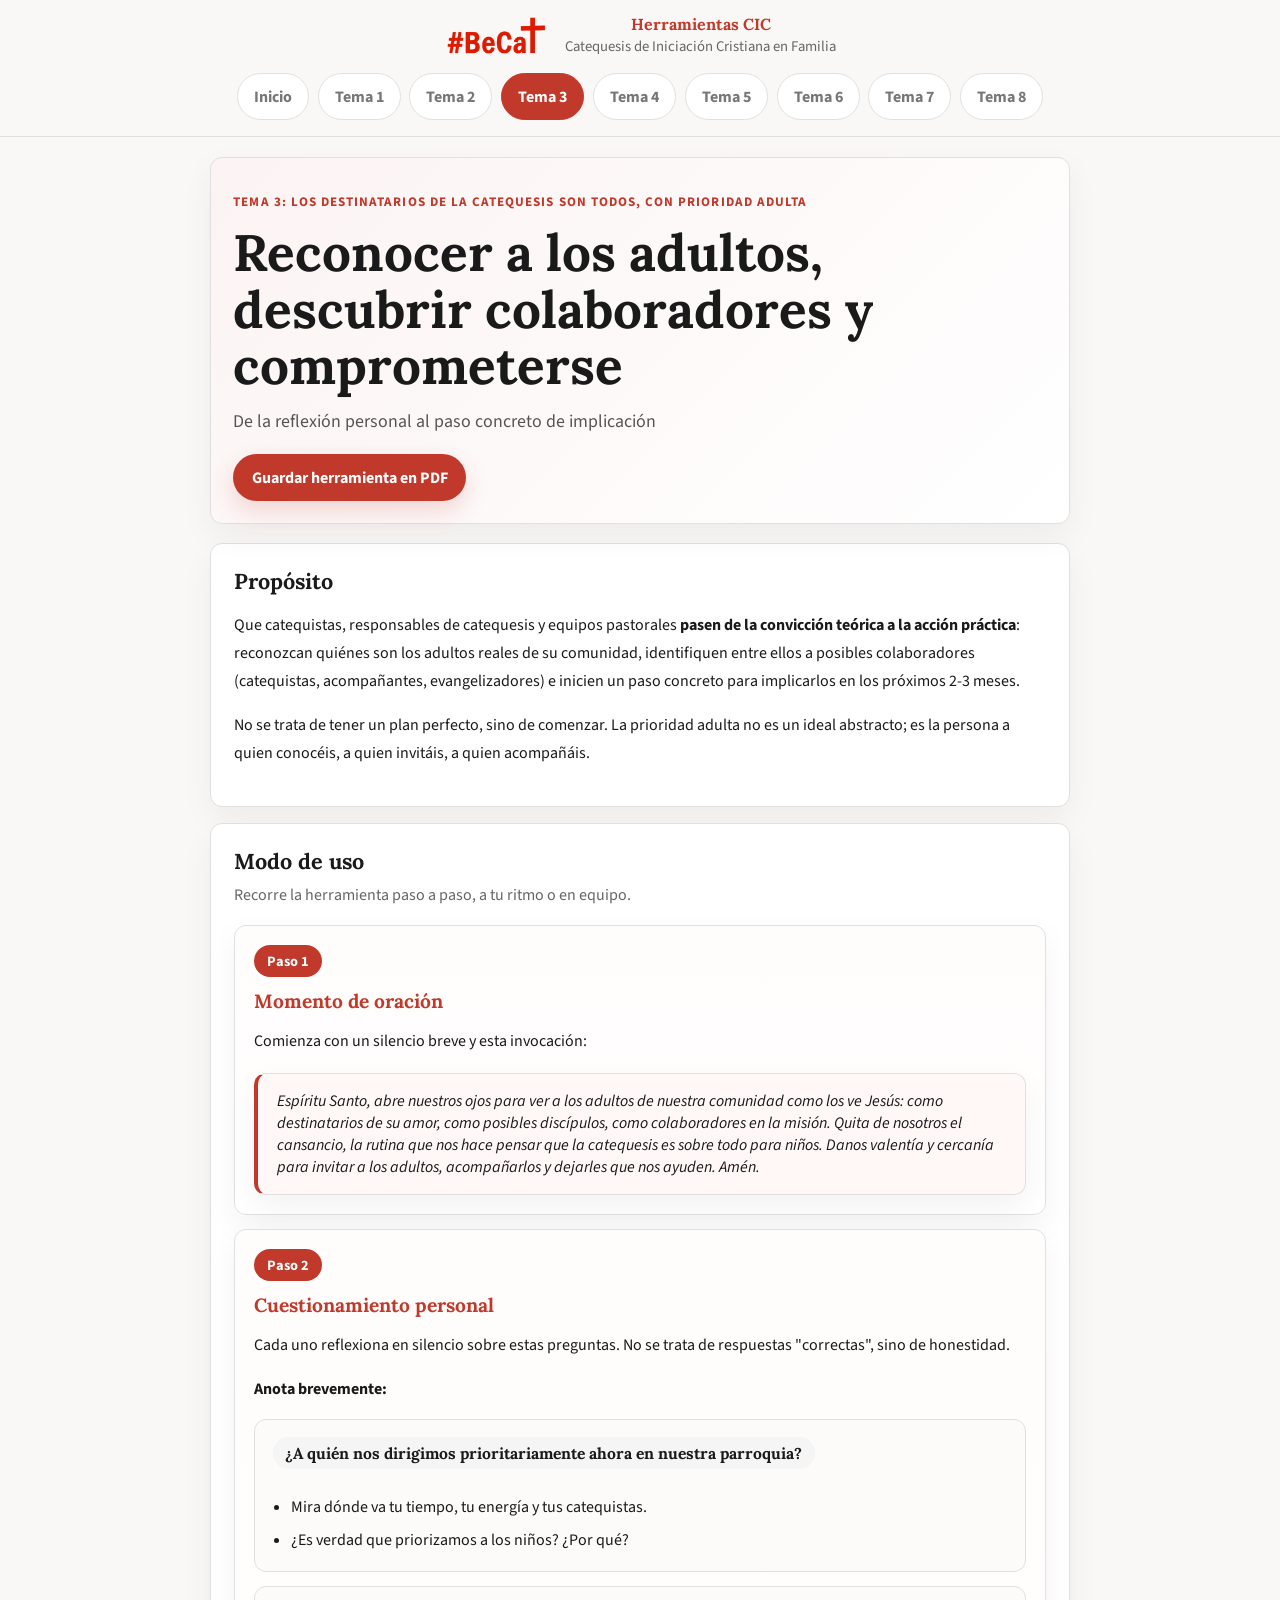
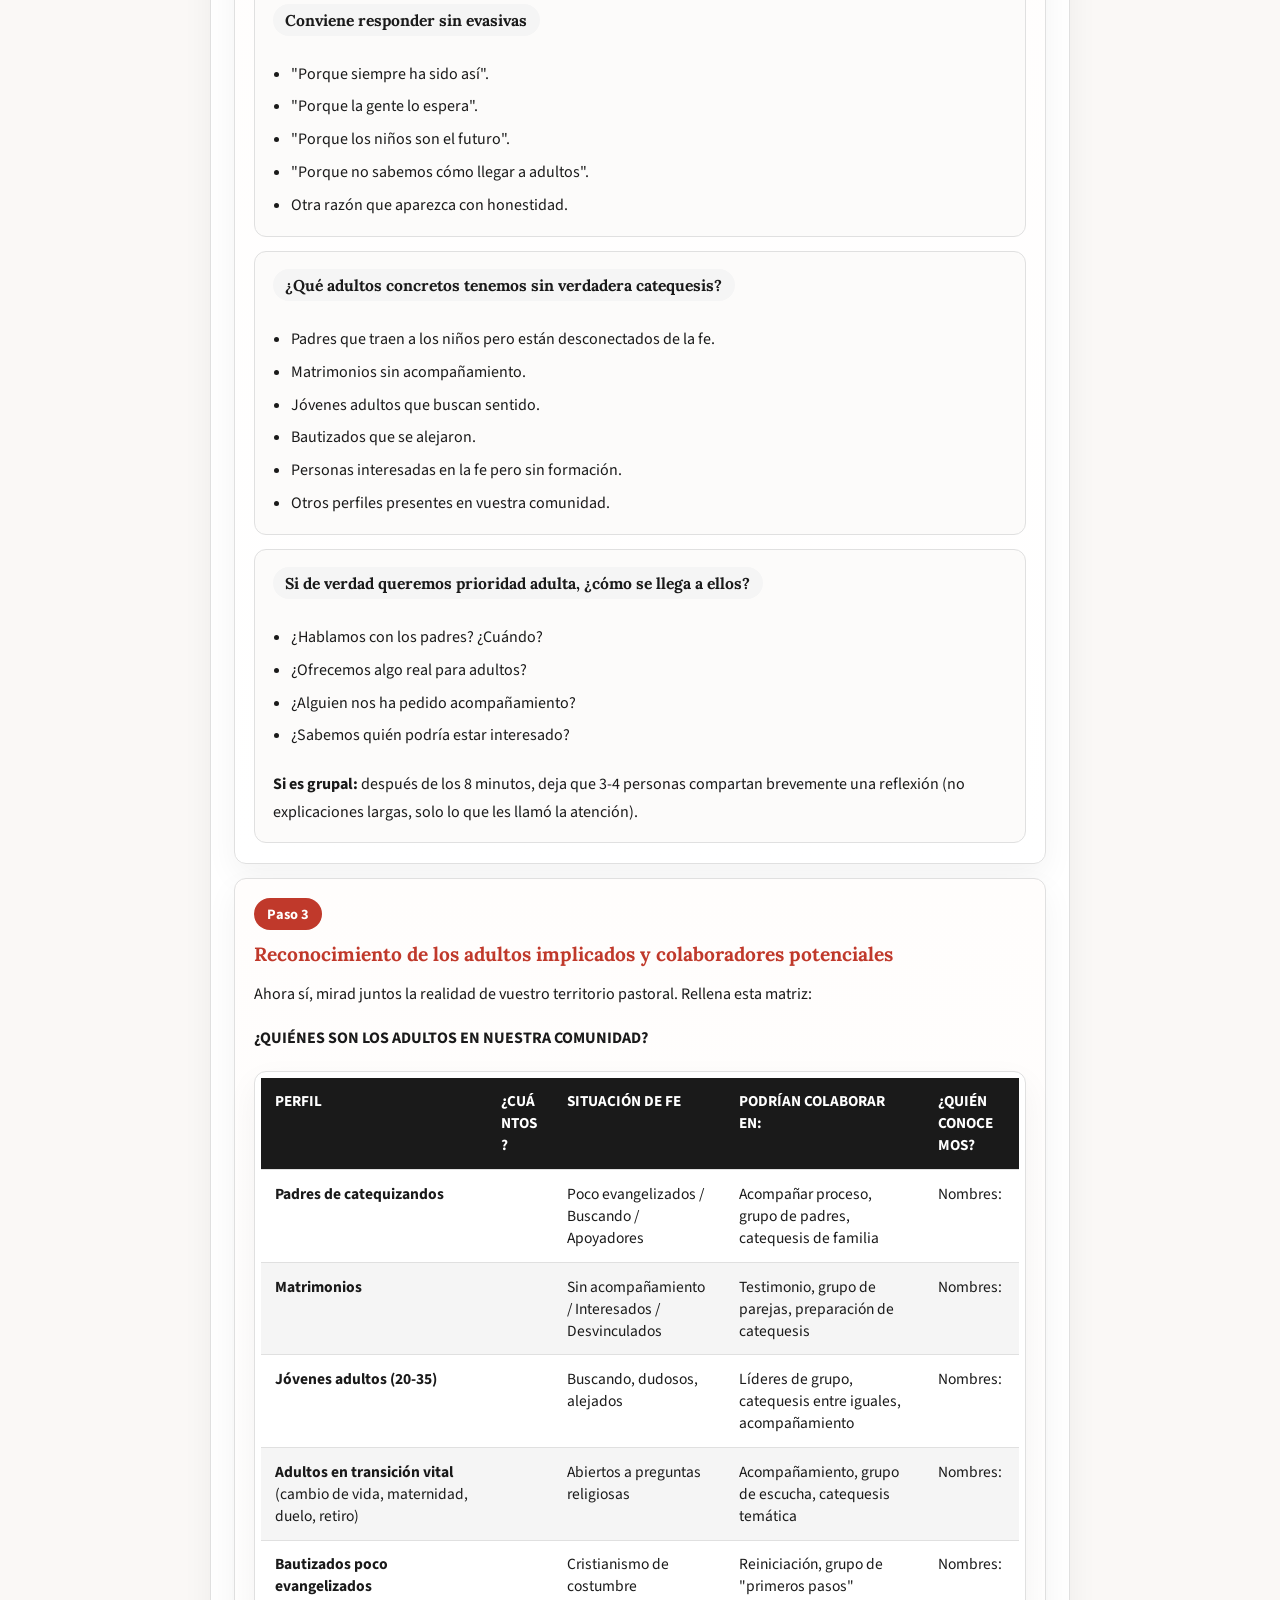
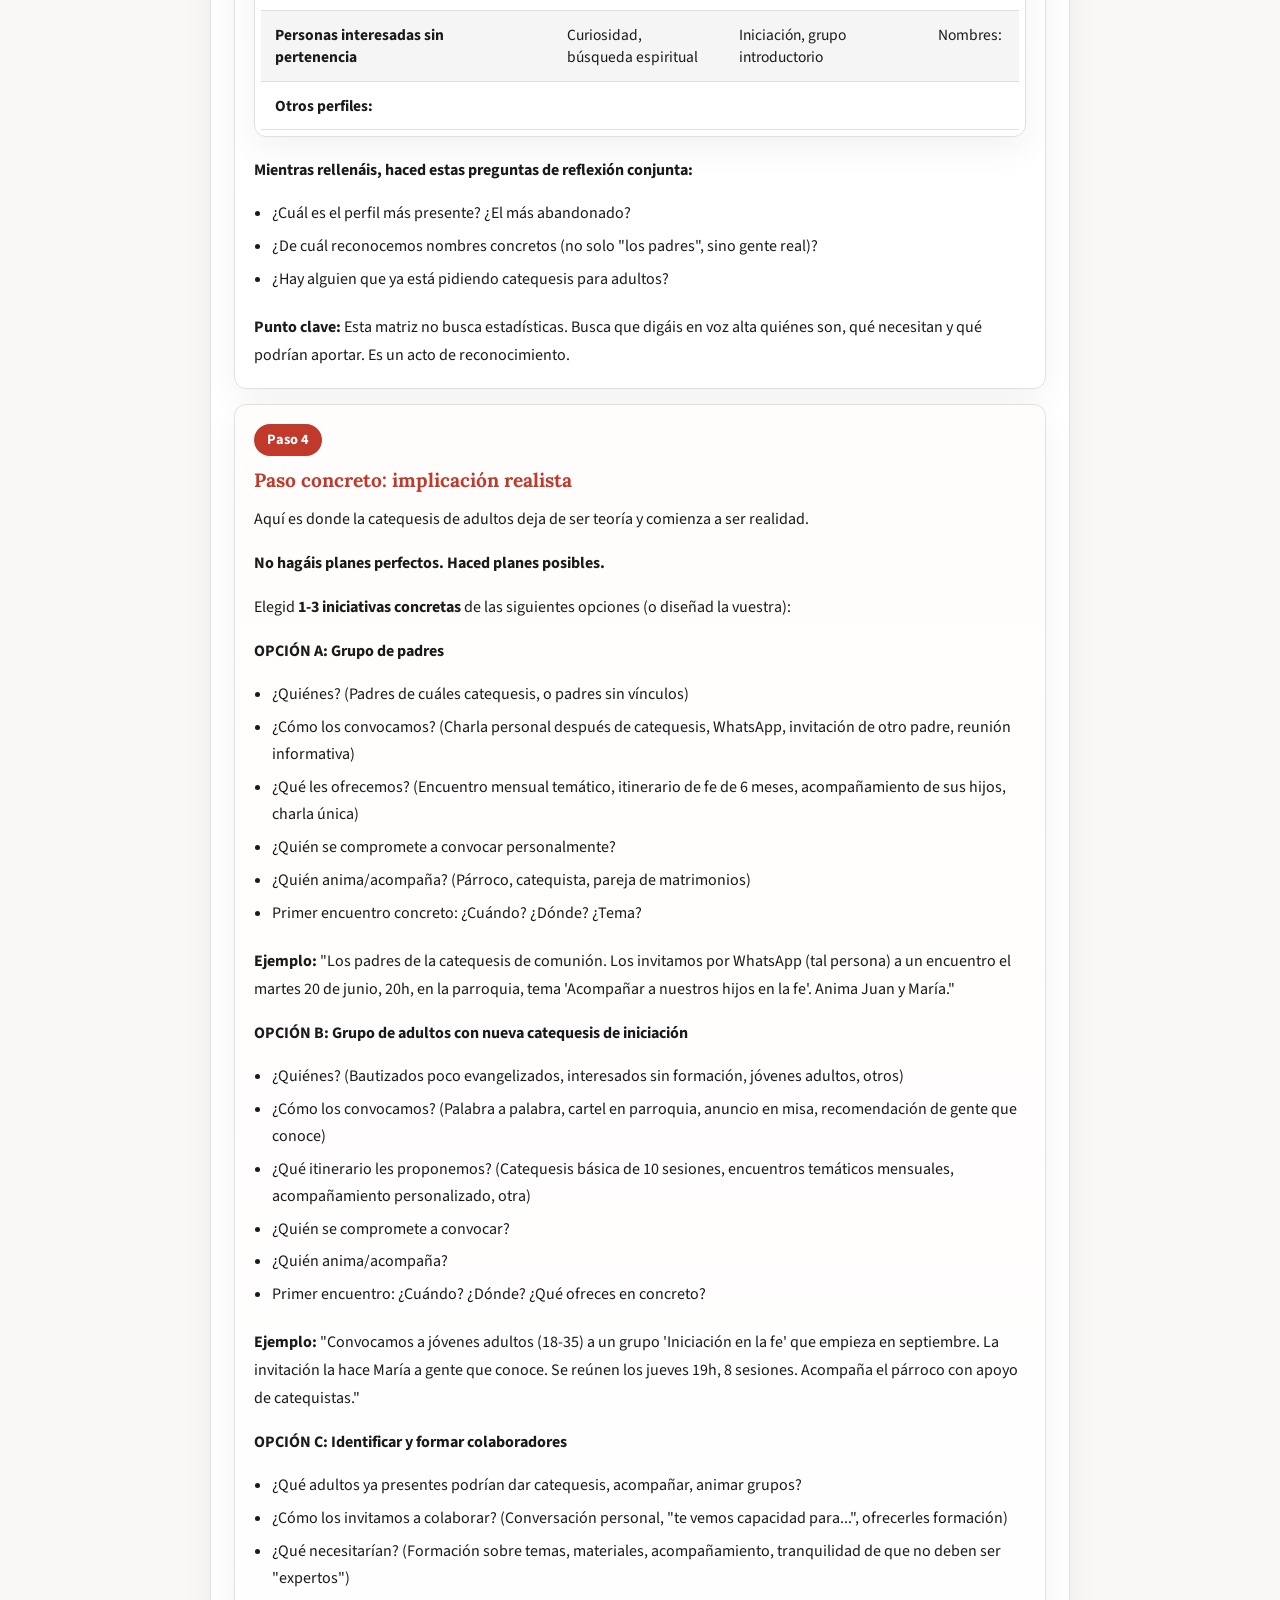
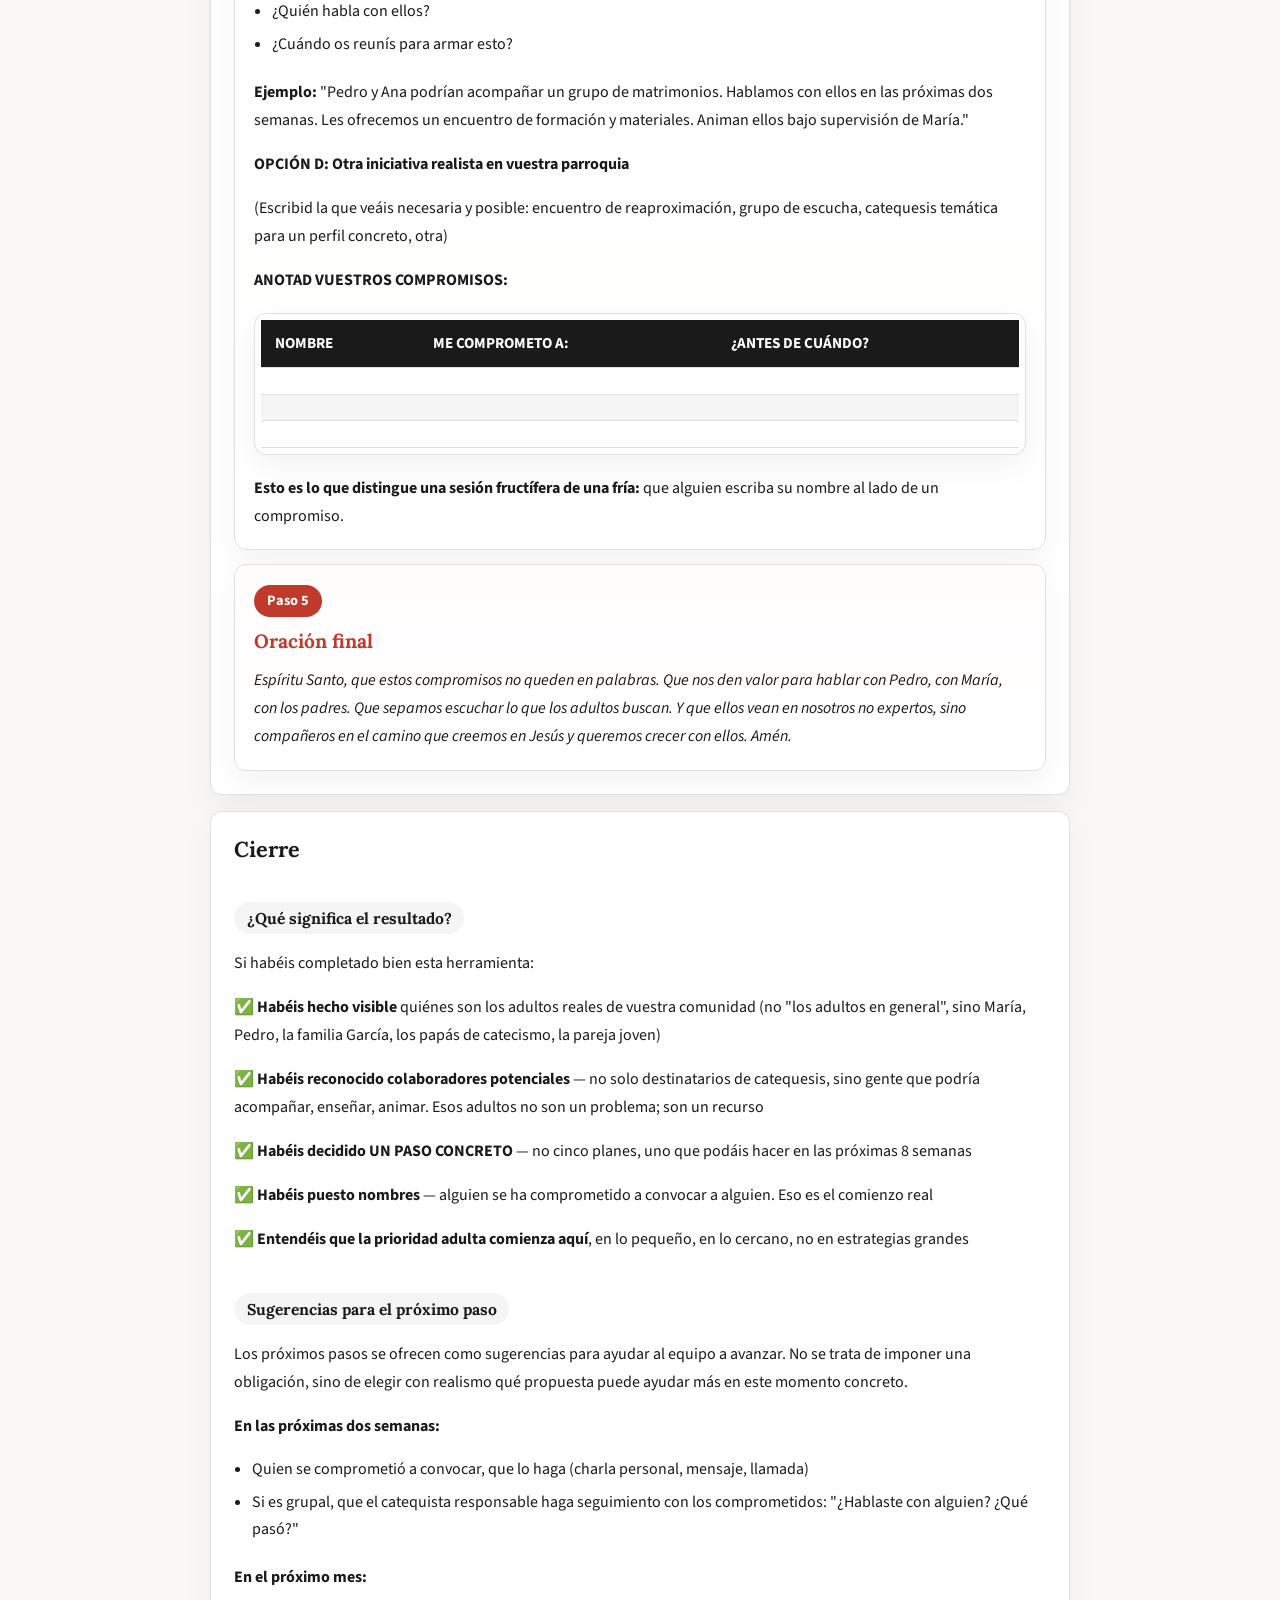
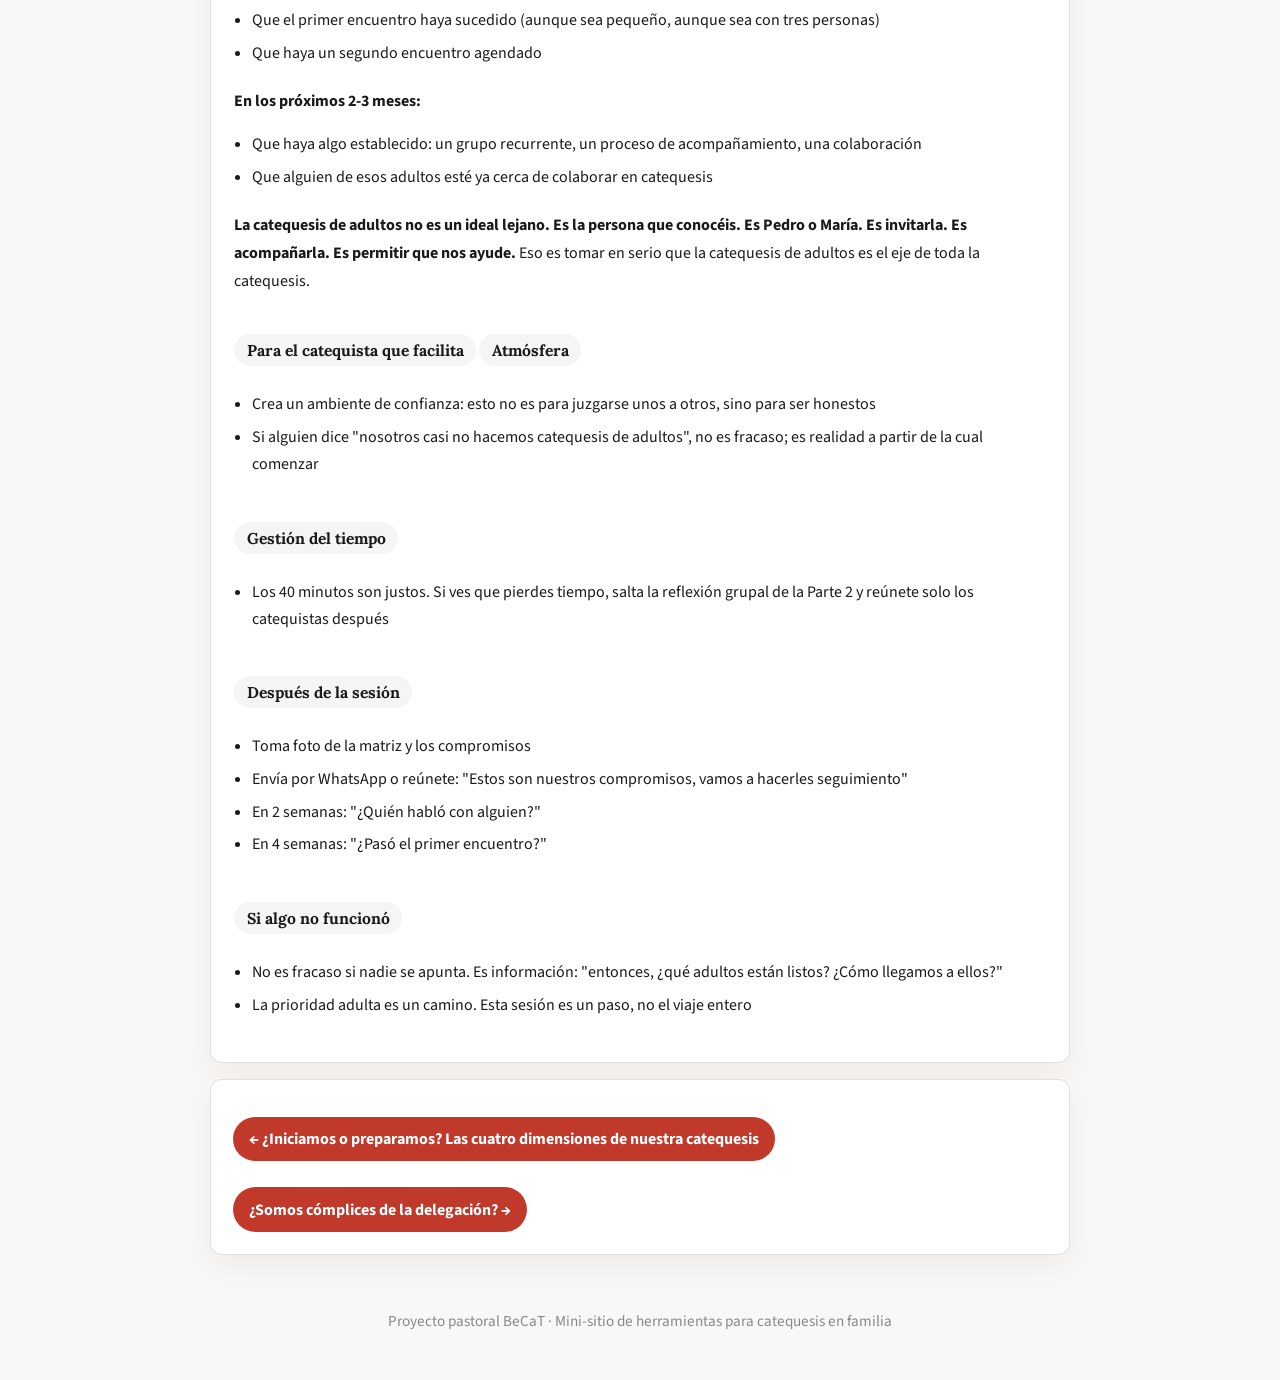
<file: site/herramientas/herramienta-03.html>
<!DOCTYPE html>
<html lang="es">
<head>
  <meta charset="UTF-8">
  <meta name="viewport" content="width=device-width, initial-scale=1.0">
  <title>Reconocer a los adultos, descubrir colaboradores y comprometerse | Herramientas CIC</title>
  <link rel="preconnect" href="https://fonts.googleapis.com">
  <link rel="preconnect" href="https://fonts.gstatic.com" crossorigin>
  <link href="https://fonts.googleapis.com/css2?family=Lora:wght@500;700&family=Source+Sans+3:wght@400;600;700&display=swap" rel="stylesheet">
  <link rel="stylesheet" href="../assets/css/styles.css">
</head>
<body class="tool">
  <header class="site-header">
    <div class="brand-bar">
      <a class="brand" href="../index.html">
        <img src="../assets/img/becat-rojo-logo.png" alt="BeCaT">
        <div>
          <strong>Herramientas CIC</strong>
          <span>Catequesis de Iniciación Cristiana en Familia</span>
        </div>
      </a>
    </div>
    <nav class="site-nav" aria-label="Navegación principal">
      <a href="../index.html">Inicio</a><a href="../herramientas/herramienta-01.html">Tema 1</a><a href="../herramientas/herramienta-02.html">Tema 2</a><a href="../herramientas/herramienta-03.html" class="active">Tema 3</a><a href="../herramientas/herramienta-04.html">Tema 4</a><a href="../herramientas/herramienta-05.html">Tema 5</a><a href="../herramientas/herramienta-06.html">Tema 6</a><a href="../herramientas/herramienta-07.html">Tema 7</a><a href="../herramientas/herramienta-08.html">Tema 8</a>
    </nav>
    <div class="site-nav-mobile">
      <label class="site-nav-mobile-label" for="nav-select">Ir a una herramienta</label>
      <select id="nav-select" class="site-nav-select" aria-label="Elegir herramienta o sección">
        <option value="../index.html">Inicio</option><option value="../herramientas/herramienta-01.html">Tema 1</option><option value="../herramientas/herramienta-02.html">Tema 2</option><option value="../herramientas/herramienta-03.html" selected>Tema 3</option><option value="../herramientas/herramienta-04.html">Tema 4</option><option value="../herramientas/herramienta-05.html">Tema 5</option><option value="../herramientas/herramienta-06.html">Tema 6</option><option value="../herramientas/herramienta-07.html">Tema 7</option><option value="../herramientas/herramienta-08.html">Tema 8</option>
      </select>
    </div>
  </header>
  
    <section class="hero hero-tool">
      <div class="hero-copy">
        <p class="eyebrow">Tema 3: Los destinatarios de la catequesis son todos, con prioridad adulta</p>
        <h1>Reconocer a los adultos, descubrir colaboradores y comprometerse</h1>
        
        <p class="lead">De la reflexión personal al paso concreto de implicación</p>
        <button class="pdf-button" type="button" data-print-tool data-pdf-title="herramienta-tema-03">Guardar herramienta en PDF</button>
      </div>
    </section>
    
  <main class="main-content">
    
    <article class="tool-page">
      <p class="page-topic">Tema 3: Los destinatarios de la catequesis son todos, con prioridad adulta</p>
<h2>Reconocer a los adultos, descubrir colaboradores y comprometerse</h2>
<p class="page-kicker">De la reflexión personal al paso concreto de implicación</p>
<section class="tool-module tool-module-purpose"><div class="module-heading"><h3>Propósito</h3></div><div class="module-body"><p>Que catequistas, responsables de catequesis y equipos pastorales <strong>pasen de la convicción teórica a la acción práctica</strong>: reconozcan quiénes son los adultos reales de su comunidad, identifiquen entre ellos a posibles colaboradores (catequistas, acompañantes, evangelizadores) e inicien un paso concreto para implicarlos en los próximos 2-3 meses.</p>
<p>No se trata de tener un plan perfecto, sino de comenzar. La prioridad adulta no es un ideal abstracto; es la persona a quien conocéis, a quien invitáis, a quien acompañáis.</p></div></section><section class="tool-module tool-module-steps"><div class="module-heading"><h3>Modo de uso</h3><p>Recorre la herramienta paso a paso, a tu ritmo o en equipo.</p></div><div class="step-flow"><section class="step-card"><div class="step-card-header"><span class="step-badge">Paso 1</span></div><h4 class="step-title">Momento de oración</h4><div class="step-body"><p>Comienza con un silencio breve y esta invocación:</p>
<blockquote class="quote"><em>Espíritu Santo, abre nuestros ojos para ver a los adultos de nuestra comunidad como los ve Jesús: como destinatarios de su amor, como posibles discípulos, como colaboradores en la misión. Quita de nosotros el cansancio, la rutina que nos hace pensar que la catequesis es sobre todo para niños. Danos valentía y cercanía para invitar a los adultos, acompañarlos y dejarles que nos ayuden. Amén.</em></blockquote></div></section><section class="step-card"><div class="step-card-header"><span class="step-badge">Paso 2</span></div><h4 class="step-title">Cuestionamiento personal</h4><div class="step-body"><div class="detail-intro"><p>Cada uno reflexiona en silencio sobre estas preguntas. No se trata de respuestas "correctas", sino de honestidad.</p>
<p><strong>Anota brevemente:</strong></p></div><div class="detail-stack"><section class="detail-card"><h5>¿A quién nos dirigimos prioritariamente ahora en nuestra parroquia?</h5><div class="detail-card-body"><ul class="list"><li>Mira dónde va tu tiempo, tu energía y tus catequistas.</li><li>¿Es verdad que priorizamos a los niños? ¿Por qué?</li></ul></div></section><section class="detail-card"><h5>Conviene responder sin evasivas</h5><div class="detail-card-body"><ul class="list"><li>"Porque siempre ha sido así".</li><li>"Porque la gente lo espera".</li><li>"Porque los niños son el futuro".</li><li>"Porque no sabemos cómo llegar a adultos".</li><li>Otra razón que aparezca con honestidad.</li></ul></div></section><section class="detail-card"><h5>¿Qué adultos concretos tenemos sin verdadera catequesis?</h5><div class="detail-card-body"><ul class="list"><li>Padres que traen a los niños pero están desconectados de la fe.</li><li>Matrimonios sin acompañamiento.</li><li>Jóvenes adultos que buscan sentido.</li><li>Bautizados que se alejaron.</li><li>Personas interesadas en la fe pero sin formación.</li><li>Otros perfiles presentes en vuestra comunidad.</li></ul></div></section><section class="detail-card"><h5>Si de verdad queremos prioridad adulta, ¿cómo se llega a ellos?</h5><div class="detail-card-body"><ul class="list"><li>¿Hablamos con los padres? ¿Cuándo?</li><li>¿Ofrecemos algo real para adultos?</li><li>¿Alguien nos ha pedido acompañamiento?</li><li>¿Sabemos quién podría estar interesado?</li></ul>
<p><strong>Si es grupal:</strong> después de los 8 minutos, deja que 3-4 personas compartan brevemente una reflexión (no explicaciones largas, solo lo que les llamó la atención).</p></div></section></div></div></section><section class="step-card"><div class="step-card-header"><span class="step-badge">Paso 3</span></div><h4 class="step-title">Reconocimiento de los adultos implicados y colaboradores potenciales</h4><div class="step-body"><p>Ahora sí, mirad juntos la realidad de vuestro territorio pastoral. Rellena esta matriz:</p>
<p><strong>¿QUIÉNES SON LOS ADULTOS EN NUESTRA COMUNIDAD?</strong></p>
<div class="table-wrap"><table><thead><tr><th><strong>PERFIL</strong></th><th><strong>¿CUÁNTOS?</strong></th><th><strong>SITUACIÓN DE FE</strong></th><th><strong>PODRÍAN COLABORAR EN:</strong></th><th><strong>¿QUIÉN CONOCEMOS?</strong></th></tr></thead><tbody><tr><td><strong>Padres de catequizandos</strong></td><td></td><td>Poco evangelizados / Buscando / Apoyadores</td><td>Acompañar proceso, grupo de padres, catequesis de familia</td><td>Nombres:</td></tr><tr><td><strong>Matrimonios</strong></td><td></td><td>Sin acompañamiento / Interesados / Desvinculados</td><td>Testimonio, grupo de parejas, preparación de catequesis</td><td>Nombres:</td></tr><tr><td><strong>Jóvenes adultos (20-35)</strong></td><td></td><td>Buscando, dudosos, alejados</td><td>Líderes de grupo, catequesis entre iguales, acompañamiento</td><td>Nombres:</td></tr><tr><td><strong>Adultos en transición vital</strong> (cambio de vida, maternidad, duelo, retiro)</td><td></td><td>Abiertos a preguntas religiosas</td><td>Acompañamiento, grupo de escucha, catequesis temática</td><td>Nombres:</td></tr><tr><td><strong>Bautizados poco evangelizados</strong></td><td></td><td>Cristianismo de costumbre</td><td>Reiniciación, grupo de "primeros pasos"</td><td>Nombres:</td></tr><tr><td><strong>Personas interesadas sin pertenencia</strong></td><td></td><td>Curiosidad, búsqueda espiritual</td><td>Iniciación, grupo introductorio</td><td>Nombres:</td></tr><tr><td><strong>Otros perfiles:</strong></td><td></td><td></td><td></td><td></td></tr></tbody></table></div>
<p><strong>Mientras rellenáis, haced estas preguntas de reflexión conjunta:</strong></p>
<ul class="list"><li>¿Cuál es el perfil más presente? ¿El más abandonado?</li><li>¿De cuál reconocemos nombres concretos (no solo "los padres", sino gente real)?</li><li>¿Hay alguien que ya está pidiendo catequesis para adultos?</li></ul>
<p><strong>Punto clave:</strong> Esta matriz no busca estadísticas. Busca que digáis en voz alta quiénes son, qué necesitan y qué podrían aportar. Es un acto de reconocimiento.</p></div></section><section class="step-card"><div class="step-card-header"><span class="step-badge">Paso 4</span></div><h4 class="step-title">Paso concreto: implicación realista</h4><div class="step-body"><p>Aquí es donde la catequesis de adultos deja de ser teoría y comienza a ser realidad.</p>
<p><strong>No hagáis planes perfectos. Haced planes posibles.</strong></p>
<p>Elegid <strong>1-3 iniciativas concretas</strong> de las siguientes opciones (o diseñad la vuestra):</p>
<p><strong>OPCIÓN A: Grupo de padres</strong></p>
<ul class="list"><li>¿Quiénes? (Padres de cuáles catequesis, o padres sin vínculos)</li><li>¿Cómo los convocamos? (Charla personal después de catequesis, WhatsApp, invitación de otro padre, reunión informativa)</li><li>¿Qué les ofrecemos? (Encuentro mensual temático, itinerario de fe de 6 meses, acompañamiento de sus hijos, charla única)</li><li>¿Quién se compromete a convocar personalmente?</li><li>¿Quién anima/acompaña? (Párroco, catequista, pareja de matrimonios)</li><li>Primer encuentro concreto: ¿Cuándo? ¿Dónde? ¿Tema?</li></ul>
<p><strong>Ejemplo:</strong> "Los padres de la catequesis de comunión. Los invitamos por WhatsApp (tal persona) a un encuentro el martes 20 de junio, 20h, en la parroquia, tema 'Acompañar a nuestros hijos en la fe'. Anima Juan y María."</p>
<p><strong>OPCIÓN B: Grupo de adultos con nueva catequesis de iniciación</strong></p>
<ul class="list"><li>¿Quiénes? (Bautizados poco evangelizados, interesados sin formación, jóvenes adultos, otros)</li><li>¿Cómo los convocamos? (Palabra a palabra, cartel en parroquia, anuncio en misa, recomendación de gente que conoce)</li><li>¿Qué itinerario les proponemos? (Catequesis básica de 10 sesiones, encuentros temáticos mensuales, acompañamiento personalizado, otra)</li><li>¿Quién se compromete a convocar?</li><li>¿Quién anima/acompaña?</li><li>Primer encuentro: ¿Cuándo? ¿Dónde? ¿Qué ofreces en concreto?</li></ul>
<p><strong>Ejemplo:</strong> "Convocamos a jóvenes adultos (18-35) a un grupo 'Iniciación en la fe' que empieza en septiembre. La invitación la hace María a gente que conoce. Se reúnen los jueves 19h, 8 sesiones. Acompaña el párroco con apoyo de catequistas."</p>
<p><strong>OPCIÓN C: Identificar y formar colaboradores</strong></p>
<ul class="list"><li>¿Qué adultos ya presentes podrían dar catequesis, acompañar, animar grupos?</li><li>¿Cómo los invitamos a colaborar? (Conversación personal, "te vemos capacidad para...", ofrecerles formación)</li><li>¿Qué necesitarían? (Formación sobre temas, materiales, acompañamiento, tranquilidad de que no deben ser "expertos")</li><li>¿Quién habla con ellos?</li><li>¿Cuándo os reunís para armar esto?</li></ul>
<p><strong>Ejemplo:</strong> "Pedro y Ana podrían acompañar un grupo de matrimonios. Hablamos con ellos en las próximas dos semanas. Les ofrecemos un encuentro de formación y materiales. Animan ellos bajo supervisión de María."</p>
<p><strong>OPCIÓN D: Otra iniciativa realista en vuestra parroquia</strong></p>
<p>(Escribid la que veáis necesaria y posible: encuentro de reaproximación, grupo de escucha, catequesis temática para un perfil concreto, otra)</p>
<p><strong>ANOTAD VUESTROS COMPROMISOS:</strong></p>
<div class="table-wrap"><table><thead><tr><th><strong>NOMBRE</strong></th><th><strong>ME COMPROMETO A:</strong></th><th><strong>¿ANTES DE CUÁNDO?</strong></th></tr></thead><tbody><tr><td></td><td></td><td></td></tr><tr><td></td><td></td><td></td></tr><tr><td></td><td></td><td></td></tr></tbody></table></div>
<p><strong>Esto es lo que distingue una sesión fructífera de una fría:</strong> que alguien escriba su nombre al lado de un compromiso.</p></div></section><section class="step-card"><div class="step-card-header"><span class="step-badge">Paso 5</span></div><h4 class="step-title">Oración final</h4><div class="step-body"><p><em>Espíritu Santo, que estos compromisos no queden en palabras. Que nos den valor para hablar con Pedro, con María, con los padres. Que sepamos escuchar lo que los adultos buscan. Y que ellos vean en nosotros no expertos, sino compañeros en el camino que creemos en Jesús y queremos crecer con ellos. Amén.</em></p></div></section></div></section><section class="tool-module tool-module-close"><div class="module-heading"><h3>Cierre</h3></div><div class="module-body"><h5>¿Qué significa el resultado?</h5>
<p>Si habéis completado bien esta herramienta:</p>
<p>✅ <strong>Habéis hecho visible</strong> quiénes son los adultos reales de vuestra comunidad (no "los adultos en general", sino María, Pedro, la familia García, los papás de catecismo, la pareja joven)</p>
<p>✅ <strong>Habéis reconocido colaboradores potenciales</strong> — no solo destinatarios de catequesis, sino gente que podría acompañar, enseñar, animar. Esos adultos no son un problema; son un recurso</p>
<p>✅ <strong>Habéis decidido UN PASO CONCRETO</strong> — no cinco planes, uno que podáis hacer en las próximas 8 semanas</p>
<p>✅ <strong>Habéis puesto nombres</strong> — alguien se ha comprometido a convocar a alguien. Eso es el comienzo real</p>
<p>✅ <strong>Entendéis que la prioridad adulta comienza aquí</strong>, en lo pequeño, en lo cercano, no en estrategias grandes</p>
<h5>Sugerencias para el próximo paso</h5>
<p>Los próximos pasos se ofrecen como sugerencias para ayudar al equipo a avanzar. No se trata de imponer una obligación, sino de elegir con realismo qué propuesta puede ayudar más en este momento concreto.</p>
<p><strong>En las próximas dos semanas:</strong></p>
<ul class="list"><li>Quien se comprometió a convocar, que lo haga (charla personal, mensaje, llamada)</li><li>Si es grupal, que el catequista responsable haga seguimiento con los comprometidos: "¿Hablaste con alguien? ¿Qué pasó?"</li></ul>
<p><strong>En el próximo mes:</strong></p>
<ul class="list"><li>Que el primer encuentro haya sucedido (aunque sea pequeño, aunque sea con tres personas)</li><li>Que haya un segundo encuentro agendado</li></ul>
<p><strong>En los próximos 2-3 meses:</strong></p>
<ul class="list"><li>Que haya algo establecido: un grupo recurrente, un proceso de acompañamiento, una colaboración</li><li>Que alguien de esos adultos esté ya cerca de colaborar en catequesis</li></ul>
<p><strong>La catequesis de adultos no es un ideal lejano. Es la persona que conocéis. Es Pedro o María. Es invitarla. Es acompañarla. Es permitir que nos ayude.</strong> Eso es tomar en serio que la catequesis de adultos es el eje de toda la catequesis.</p>
<h5>Para el catequista que facilita</h5>
<h5>Atmósfera</h5>
<ul class="list"><li>Crea un ambiente de confianza: esto no es para juzgarse unos a otros, sino para ser honestos</li><li>Si alguien dice "nosotros casi no hacemos catequesis de adultos", no es fracaso; es realidad a partir de la cual comenzar</li></ul>
<h5>Gestión del tiempo</h5>
<ul class="list"><li>Los 40 minutos son justos. Si ves que pierdes tiempo, salta la reflexión grupal de la Parte 2 y reúnete solo los catequistas después</li></ul>
<h5>Después de la sesión</h5>
<ul class="list"><li>Toma foto de la matriz y los compromisos</li><li>Envía por WhatsApp o reúnete: "Estos son nuestros compromisos, vamos a hacerles seguimiento"</li><li>En 2 semanas: "¿Quién habló con alguien?"</li><li>En 4 semanas: "¿Pasó el primer encuentro?"</li></ul>
<h5>Si algo no funcionó</h5>
<ul class="list"><li>No es fracaso si nadie se apunta. Es información: "entonces, ¿qué adultos están listos? ¿Cómo llegamos a ellos?"</li><li>La prioridad adulta es un camino. Esta sesión es un paso, no el viaje entero</li></ul></div></section>
    </article>
    <section class="pager">
      <a class="pager-link" href="herramienta-02.html">← ¿Iniciamos o preparamos? Las cuatro dimensiones de nuestra catequesis</a>
      <a class="pager-link" href="herramienta-04.html">¿Somos cómplices de la delegación? →</a>
    </section>
    
  </main>
  <footer class="site-footer">
    <p>Proyecto pastoral BeCaT · Mini-sitio de herramientas para catequesis en familia</p>
  </footer>
  <script>
    const navSelect = document.getElementById("nav-select");
    if (navSelect) {
      navSelect.addEventListener("change", (event) => {
        const target = event.target.value;
        if (target) {
          window.location.href = target;
        }
      });
    }
    const printButtons = document.querySelectorAll("[data-print-tool]");
    printButtons.forEach((button) => {
      button.addEventListener("click", () => {
        const originalTitle = document.title;
        const pdfTitle = button.dataset.pdfTitle;
        if (pdfTitle) {
          document.title = pdfTitle;
          window.addEventListener("afterprint", () => {
            document.title = originalTitle;
          }, { once: true });
        }
        window.print();
      });
    });
  </script>
</body>
</html>
</file>
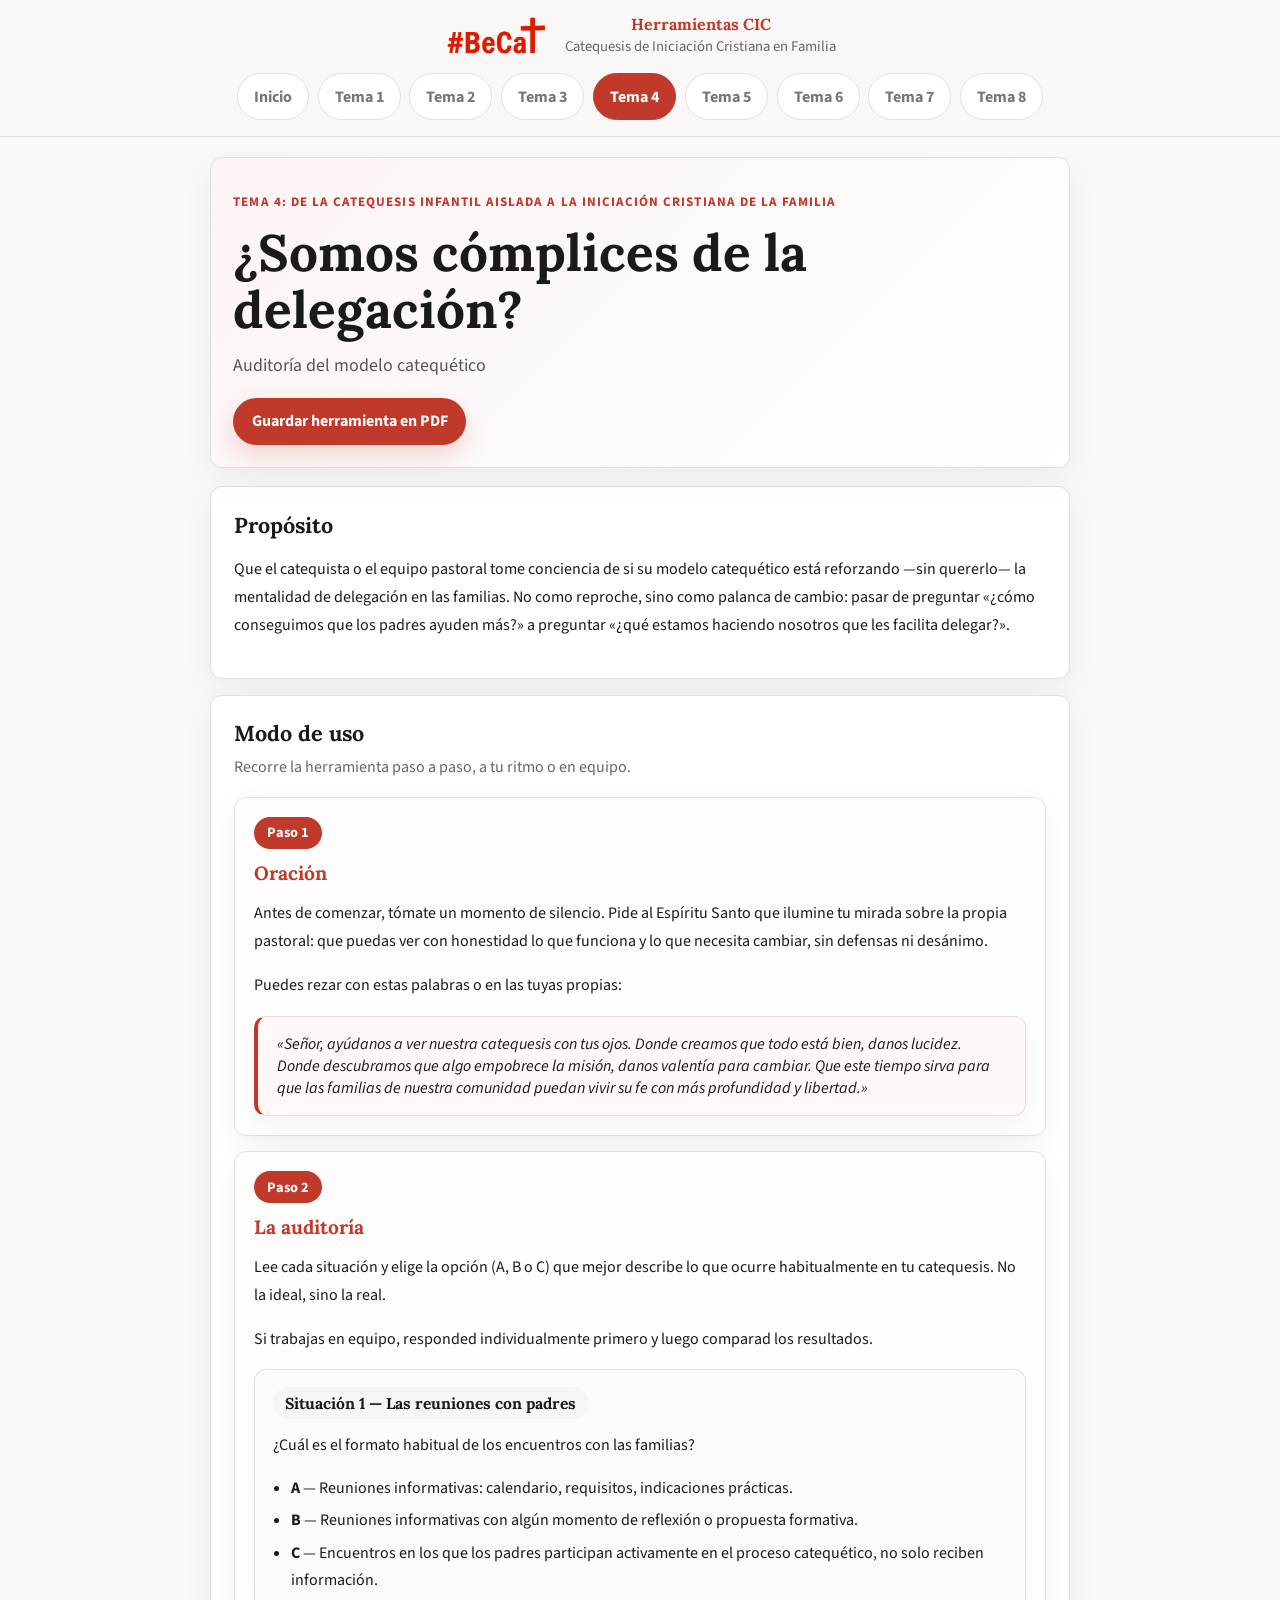
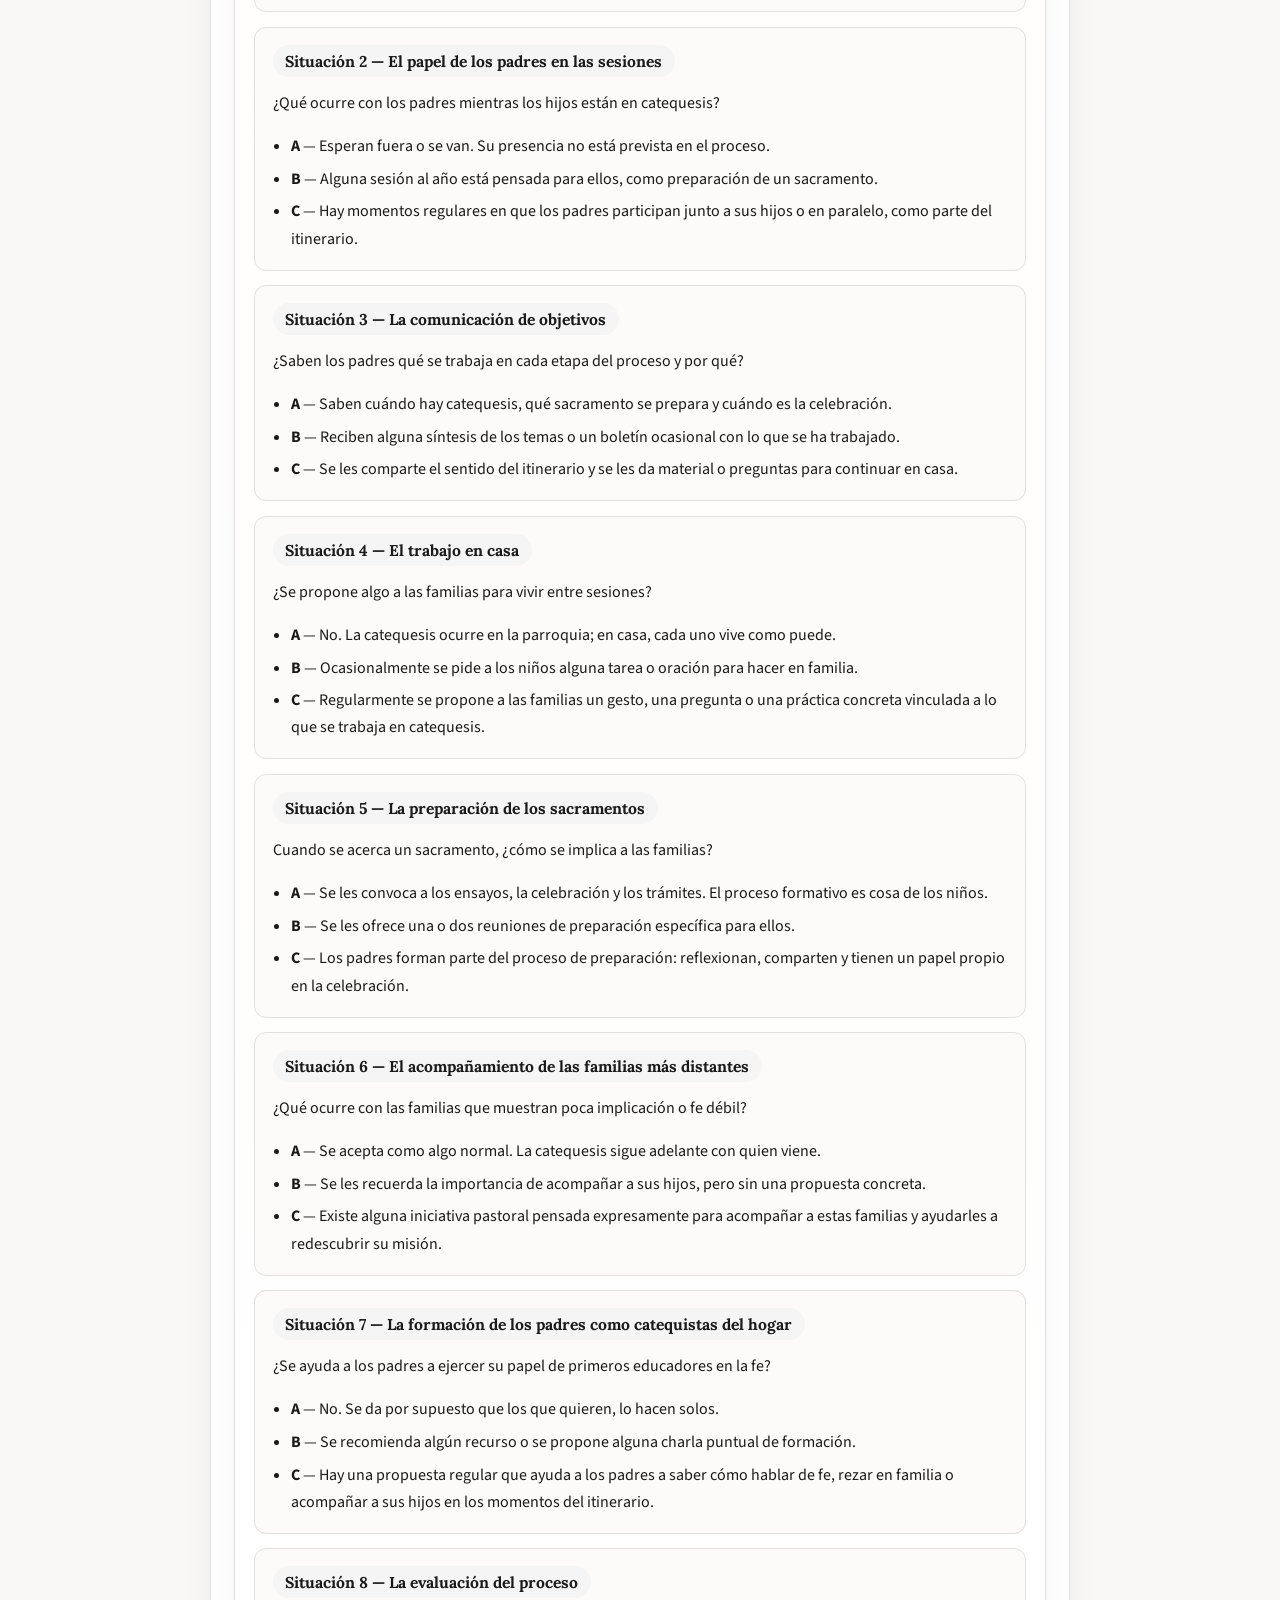
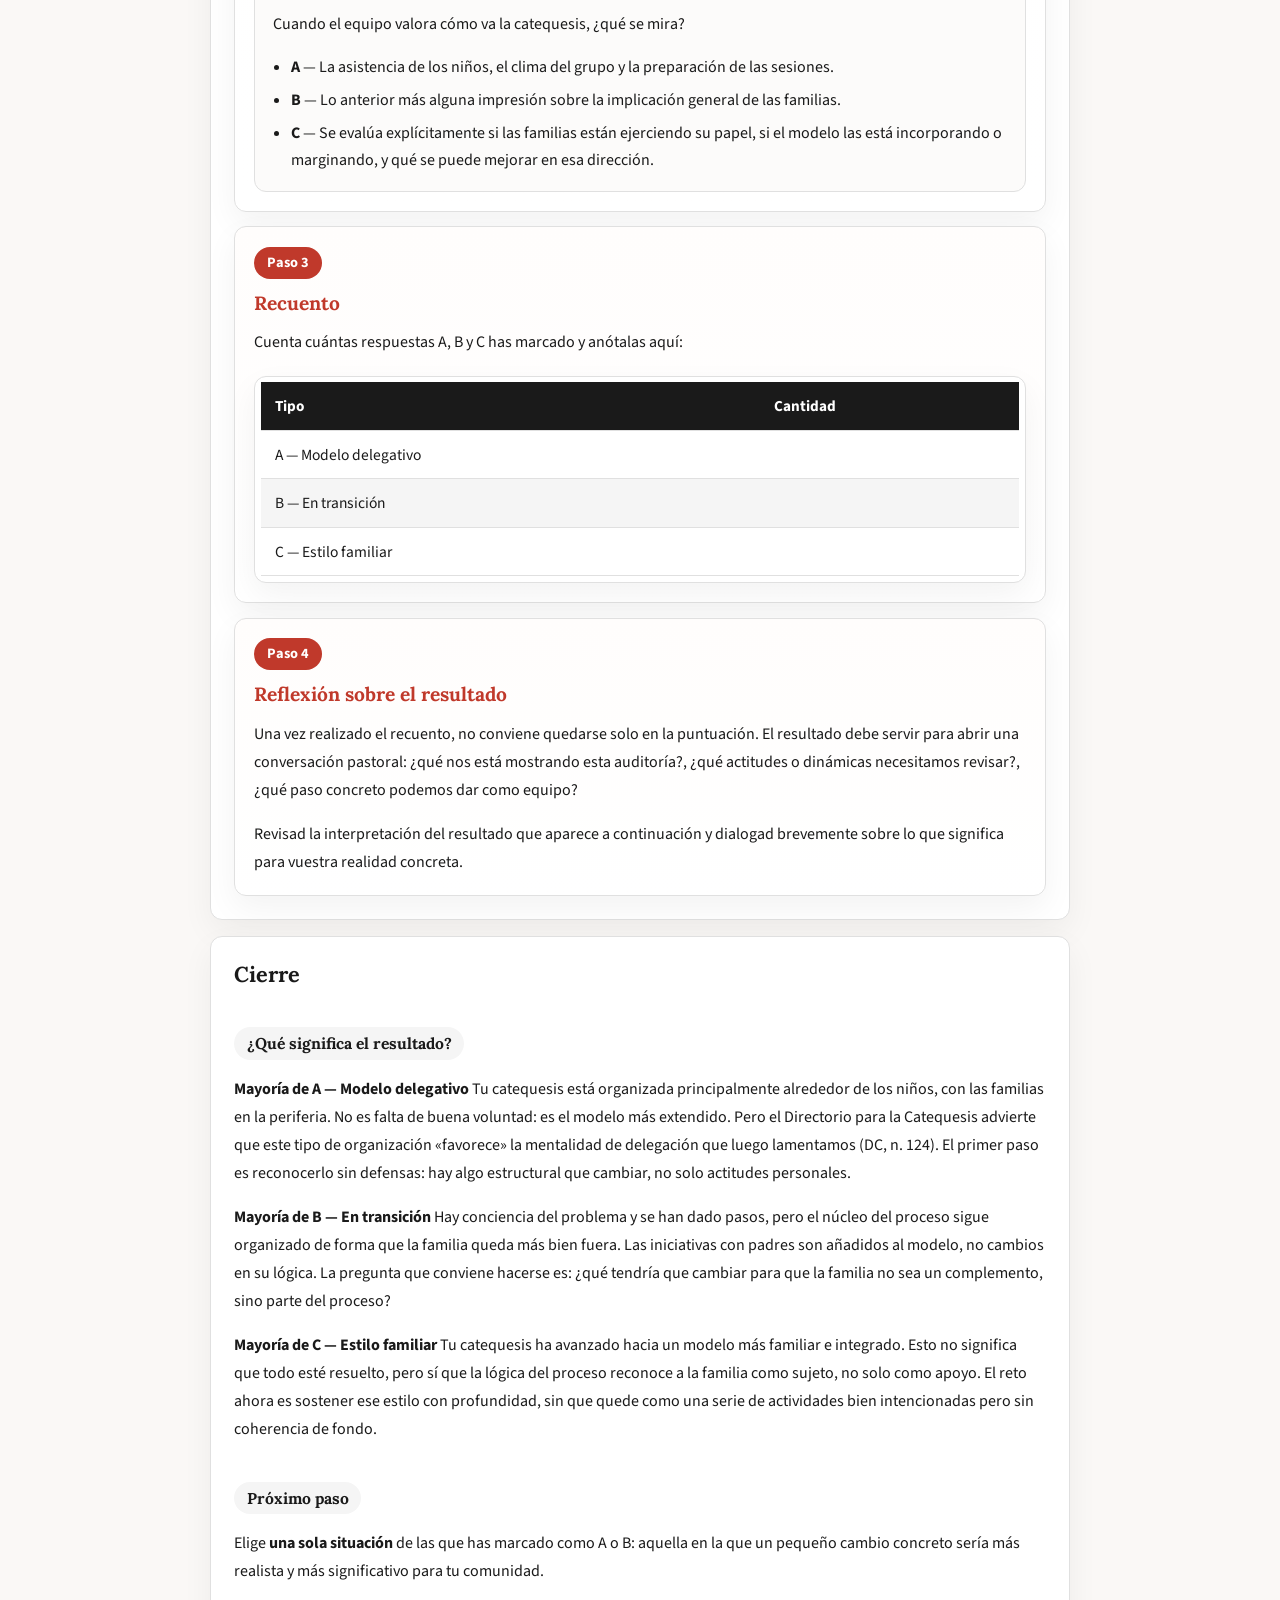
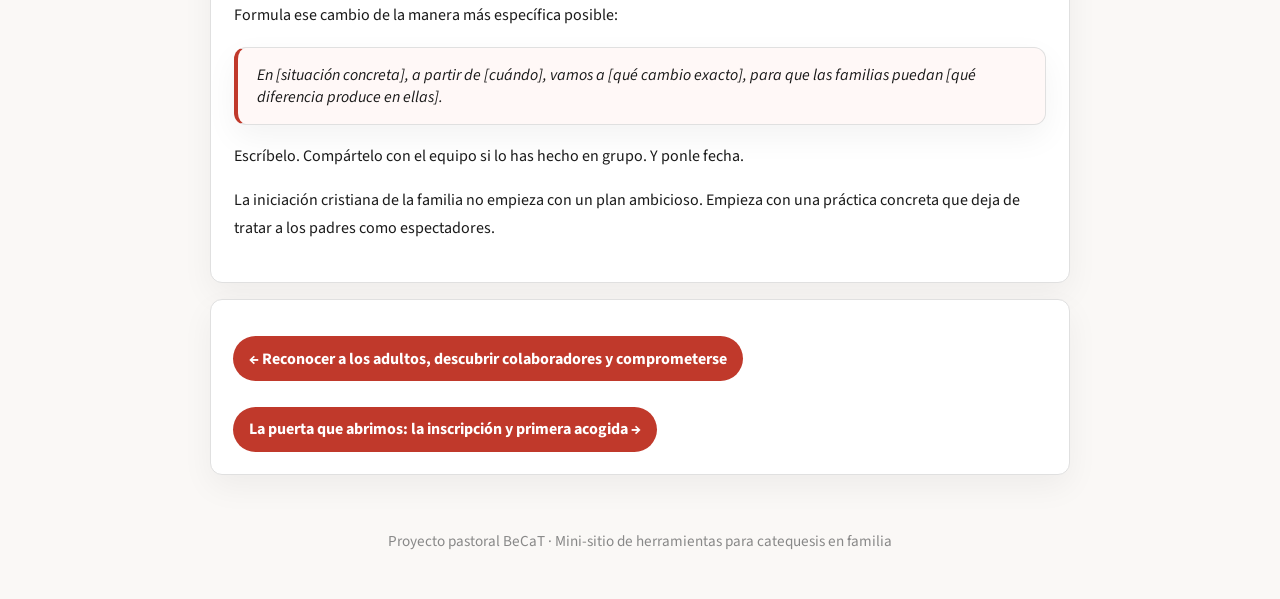
<file: site/herramientas/herramienta-04.html>
<!DOCTYPE html>
<html lang="es">
<head>
  <meta charset="UTF-8">
  <meta name="viewport" content="width=device-width, initial-scale=1.0">
  <title>¿Somos cómplices de la delegación? | Herramientas CIC</title>
  <link rel="preconnect" href="https://fonts.googleapis.com">
  <link rel="preconnect" href="https://fonts.gstatic.com" crossorigin>
  <link href="https://fonts.googleapis.com/css2?family=Lora:wght@500;700&family=Source+Sans+3:wght@400;600;700&display=swap" rel="stylesheet">
  <link rel="stylesheet" href="../assets/css/styles.css">
</head>
<body class="tool">
  <header class="site-header">
    <div class="brand-bar">
      <a class="brand" href="../index.html">
        <img src="../assets/img/becat-rojo-logo.png" alt="BeCaT">
        <div>
          <strong>Herramientas CIC</strong>
          <span>Catequesis de Iniciación Cristiana en Familia</span>
        </div>
      </a>
    </div>
    <nav class="site-nav" aria-label="Navegación principal">
      <a href="../index.html">Inicio</a><a href="../herramientas/herramienta-01.html">Tema 1</a><a href="../herramientas/herramienta-02.html">Tema 2</a><a href="../herramientas/herramienta-03.html">Tema 3</a><a href="../herramientas/herramienta-04.html" class="active">Tema 4</a><a href="../herramientas/herramienta-05.html">Tema 5</a><a href="../herramientas/herramienta-06.html">Tema 6</a><a href="../herramientas/herramienta-07.html">Tema 7</a><a href="../herramientas/herramienta-08.html">Tema 8</a>
    </nav>
    <div class="site-nav-mobile">
      <label class="site-nav-mobile-label" for="nav-select">Ir a una herramienta</label>
      <select id="nav-select" class="site-nav-select" aria-label="Elegir herramienta o sección">
        <option value="../index.html">Inicio</option><option value="../herramientas/herramienta-01.html">Tema 1</option><option value="../herramientas/herramienta-02.html">Tema 2</option><option value="../herramientas/herramienta-03.html">Tema 3</option><option value="../herramientas/herramienta-04.html" selected>Tema 4</option><option value="../herramientas/herramienta-05.html">Tema 5</option><option value="../herramientas/herramienta-06.html">Tema 6</option><option value="../herramientas/herramienta-07.html">Tema 7</option><option value="../herramientas/herramienta-08.html">Tema 8</option>
      </select>
    </div>
  </header>
  
    <section class="hero hero-tool">
      <div class="hero-copy">
        <p class="eyebrow">Tema 4: De la catequesis infantil aislada a la iniciación cristiana de la familia</p>
        <h1>¿Somos cómplices de la delegación?</h1>
        
        <p class="lead">Auditoría del modelo catequético</p>
        <button class="pdf-button" type="button" data-print-tool data-pdf-title="herramienta-tema-04">Guardar herramienta en PDF</button>
      </div>
    </section>
    
  <main class="main-content">
    
    <article class="tool-page">
      <p class="page-topic">Tema 4: De la catequesis infantil aislada a la iniciación cristiana de la familia</p>
<h2>¿Somos cómplices de la delegación?</h2>
<p class="page-kicker">Auditoría del modelo catequético</p>
<section class="tool-module tool-module-purpose"><div class="module-heading"><h3>Propósito</h3></div><div class="module-body"><p>Que el catequista o el equipo pastoral tome conciencia de si su modelo catequético está reforzando —sin quererlo— la mentalidad de delegación en las familias. No como reproche, sino como palanca de cambio: pasar de preguntar «¿cómo conseguimos que los padres ayuden más?» a preguntar «¿qué estamos haciendo nosotros que les facilita delegar?».</p></div></section><section class="tool-module tool-module-steps"><div class="module-heading"><h3>Modo de uso</h3><p>Recorre la herramienta paso a paso, a tu ritmo o en equipo.</p></div><div class="step-flow"><section class="step-card"><div class="step-card-header"><span class="step-badge">Paso 1</span></div><h4 class="step-title">Oración</h4><div class="step-body"><p>Antes de comenzar, tómate un momento de silencio. Pide al Espíritu Santo que ilumine tu mirada sobre la propia pastoral: que puedas ver con honestidad lo que funciona y lo que necesita cambiar, sin defensas ni desánimo.</p>
<p>Puedes rezar con estas palabras o en las tuyas propias:</p>
<blockquote class="quote"><em>«Señor, ayúdanos a ver nuestra catequesis con tus ojos. Donde creamos que todo está bien, danos lucidez. Donde descubramos que algo empobrece la misión, danos valentía para cambiar. Que este tiempo sirva para que las familias de nuestra comunidad puedan vivir su fe con más profundidad y libertad.»</em></blockquote></div></section><section class="step-card"><div class="step-card-header"><span class="step-badge">Paso 2</span></div><h4 class="step-title">La auditoría</h4><div class="step-body"><div class="detail-intro"><p>Lee cada situación y elige la opción (A, B o C) que mejor describe lo que ocurre habitualmente en tu catequesis. No la ideal, sino la real.</p>
<p>Si trabajas en equipo, responded individualmente primero y luego comparad los resultados.</p></div><div class="detail-stack"><section class="detail-card"><h5>Situación 1 — Las reuniones con padres</h5><div class="detail-card-body"><p>¿Cuál es el formato habitual de los encuentros con las familias?</p>
<ul class="list"><li><strong>A</strong> — Reuniones informativas: calendario, requisitos, indicaciones prácticas.</li><li><strong>B</strong> — Reuniones informativas con algún momento de reflexión o propuesta formativa.</li><li><strong>C</strong> — Encuentros en los que los padres participan activamente en el proceso catequético, no solo reciben información.</li></ul></div></section><section class="detail-card"><h5>Situación 2 — El papel de los padres en las sesiones</h5><div class="detail-card-body"><p>¿Qué ocurre con los padres mientras los hijos están en catequesis?</p>
<ul class="list"><li><strong>A</strong> — Esperan fuera o se van. Su presencia no está prevista en el proceso.</li><li><strong>B</strong> — Alguna sesión al año está pensada para ellos, como preparación de un sacramento.</li><li><strong>C</strong> — Hay momentos regulares en que los padres participan junto a sus hijos o en paralelo, como parte del itinerario.</li></ul></div></section><section class="detail-card"><h5>Situación 3 — La comunicación de objetivos</h5><div class="detail-card-body"><p>¿Saben los padres qué se trabaja en cada etapa del proceso y por qué?</p>
<ul class="list"><li><strong>A</strong> — Saben cuándo hay catequesis, qué sacramento se prepara y cuándo es la celebración.</li><li><strong>B</strong> — Reciben alguna síntesis de los temas o un boletín ocasional con lo que se ha trabajado.</li><li><strong>C</strong> — Se les comparte el sentido del itinerario y se les da material o preguntas para continuar en casa.</li></ul></div></section><section class="detail-card"><h5>Situación 4 — El trabajo en casa</h5><div class="detail-card-body"><p>¿Se propone algo a las familias para vivir entre sesiones?</p>
<ul class="list"><li><strong>A</strong> — No. La catequesis ocurre en la parroquia; en casa, cada uno vive como puede.</li><li><strong>B</strong> — Ocasionalmente se pide a los niños alguna tarea o oración para hacer en familia.</li><li><strong>C</strong> — Regularmente se propone a las familias un gesto, una pregunta o una práctica concreta vinculada a lo que se trabaja en catequesis.</li></ul></div></section><section class="detail-card"><h5>Situación 5 — La preparación de los sacramentos</h5><div class="detail-card-body"><p>Cuando se acerca un sacramento, ¿cómo se implica a las familias?</p>
<ul class="list"><li><strong>A</strong> — Se les convoca a los ensayos, la celebración y los trámites. El proceso formativo es cosa de los niños.</li><li><strong>B</strong> — Se les ofrece una o dos reuniones de preparación específica para ellos.</li><li><strong>C</strong> — Los padres forman parte del proceso de preparación: reflexionan, comparten y tienen un papel propio en la celebración.</li></ul></div></section><section class="detail-card"><h5>Situación 6 — El acompañamiento de las familias más distantes</h5><div class="detail-card-body"><p>¿Qué ocurre con las familias que muestran poca implicación o fe débil?</p>
<ul class="list"><li><strong>A</strong> — Se acepta como algo normal. La catequesis sigue adelante con quien viene.</li><li><strong>B</strong> — Se les recuerda la importancia de acompañar a sus hijos, pero sin una propuesta concreta.</li><li><strong>C</strong> — Existe alguna iniciativa pastoral pensada expresamente para acompañar a estas familias y ayudarles a redescubrir su misión.</li></ul></div></section><section class="detail-card"><h5>Situación 7 — La formación de los padres como catequistas del hogar</h5><div class="detail-card-body"><p>¿Se ayuda a los padres a ejercer su papel de primeros educadores en la fe?</p>
<ul class="list"><li><strong>A</strong> — No. Se da por supuesto que los que quieren, lo hacen solos.</li><li><strong>B</strong> — Se recomienda algún recurso o se propone alguna charla puntual de formación.</li><li><strong>C</strong> — Hay una propuesta regular que ayuda a los padres a saber cómo hablar de fe, rezar en familia o acompañar a sus hijos en los momentos del itinerario.</li></ul></div></section><section class="detail-card"><h5>Situación 8 — La evaluación del proceso</h5><div class="detail-card-body"><p>Cuando el equipo valora cómo va la catequesis, ¿qué se mira?</p>
<ul class="list"><li><strong>A</strong> — La asistencia de los niños, el clima del grupo y la preparación de las sesiones.</li><li><strong>B</strong> — Lo anterior más alguna impresión sobre la implicación general de las familias.</li><li><strong>C</strong> — Se evalúa explícitamente si las familias están ejerciendo su papel, si el modelo las está incorporando o marginando, y qué se puede mejorar en esa dirección.</li></ul></div></section></div></div></section><section class="step-card"><div class="step-card-header"><span class="step-badge">Paso 3</span></div><h4 class="step-title">Recuento</h4><div class="step-body"><p>Cuenta cuántas respuestas A, B y C has marcado y anótalas aquí:</p>
<div class="table-wrap"><table><thead><tr><th>Tipo</th><th>Cantidad</th></tr></thead><tbody><tr><td>A — Modelo delegativo</td><td></td></tr><tr><td>B — En transición</td><td></td></tr><tr><td>C — Estilo familiar</td><td></td></tr></tbody></table></div></div></section><section class="step-card"><div class="step-card-header"><span class="step-badge">Paso 4</span></div><h4 class="step-title">Reflexión sobre el resultado</h4><div class="step-body"><p>Una vez realizado el recuento, no conviene quedarse solo en la puntuación. El resultado debe servir para abrir una conversación pastoral: ¿qué nos está mostrando esta auditoría?, ¿qué actitudes o dinámicas necesitamos revisar?, ¿qué paso concreto podemos dar como equipo?</p>
<p>Revisad la interpretación del resultado que aparece a continuación y dialogad brevemente sobre lo que significa para vuestra realidad concreta.</p></div></section></div></section><section class="tool-module tool-module-close"><div class="module-heading"><h3>Cierre</h3></div><div class="module-body"><h5>¿Qué significa el resultado?</h5>
<p><strong>Mayoría de A — Modelo delegativo</strong> Tu catequesis está organizada principalmente alrededor de los niños, con las familias en la periferia. No es falta de buena voluntad: es el modelo más extendido. Pero el Directorio para la Catequesis advierte que este tipo de organización «favorece» la mentalidad de delegación que luego lamentamos (DC, n. 124). El primer paso es reconocerlo sin defensas: hay algo estructural que cambiar, no solo actitudes personales.</p>
<p><strong>Mayoría de B — En transición</strong> Hay conciencia del problema y se han dado pasos, pero el núcleo del proceso sigue organizado de forma que la familia queda más bien fuera. Las iniciativas con padres son añadidos al modelo, no cambios en su lógica. La pregunta que conviene hacerse es: ¿qué tendría que cambiar para que la familia no sea un complemento, sino parte del proceso?</p>
<p><strong>Mayoría de C — Estilo familiar</strong> Tu catequesis ha avanzado hacia un modelo más familiar e integrado. Esto no significa que todo esté resuelto, pero sí que la lógica del proceso reconoce a la familia como sujeto, no solo como apoyo. El reto ahora es sostener ese estilo con profundidad, sin que quede como una serie de actividades bien intencionadas pero sin coherencia de fondo.</p>
<h5>Próximo paso</h5>
<p>Elige <strong>una sola situación</strong> de las que has marcado como A o B: aquella en la que un pequeño cambio concreto sería más realista y más significativo para tu comunidad.</p>
<p>Formula ese cambio de la manera más específica posible:</p>
<blockquote class="quote"><em>En [situación concreta], a partir de [cuándo], vamos a [qué cambio exacto], para que las familias puedan [qué diferencia produce en ellas].</em></blockquote>
<p>Escríbelo. Compártelo con el equipo si lo has hecho en grupo. Y ponle fecha.</p>
<p>La iniciación cristiana de la familia no empieza con un plan ambicioso. Empieza con una práctica concreta que deja de tratar a los padres como espectadores.</p></div></section>
    </article>
    <section class="pager">
      <a class="pager-link" href="herramienta-03.html">← Reconocer a los adultos, descubrir colaboradores y comprometerse</a>
      <a class="pager-link" href="herramienta-05.html">La puerta que abrimos: la inscripción y primera acogida →</a>
    </section>
    
  </main>
  <footer class="site-footer">
    <p>Proyecto pastoral BeCaT · Mini-sitio de herramientas para catequesis en familia</p>
  </footer>
  <script>
    const navSelect = document.getElementById("nav-select");
    if (navSelect) {
      navSelect.addEventListener("change", (event) => {
        const target = event.target.value;
        if (target) {
          window.location.href = target;
        }
      });
    }
    const printButtons = document.querySelectorAll("[data-print-tool]");
    printButtons.forEach((button) => {
      button.addEventListener("click", () => {
        const originalTitle = document.title;
        const pdfTitle = button.dataset.pdfTitle;
        if (pdfTitle) {
          document.title = pdfTitle;
          window.addEventListener("afterprint", () => {
            document.title = originalTitle;
          }, { once: true });
        }
        window.print();
      });
    });
  </script>
</body>
</html>
</file>
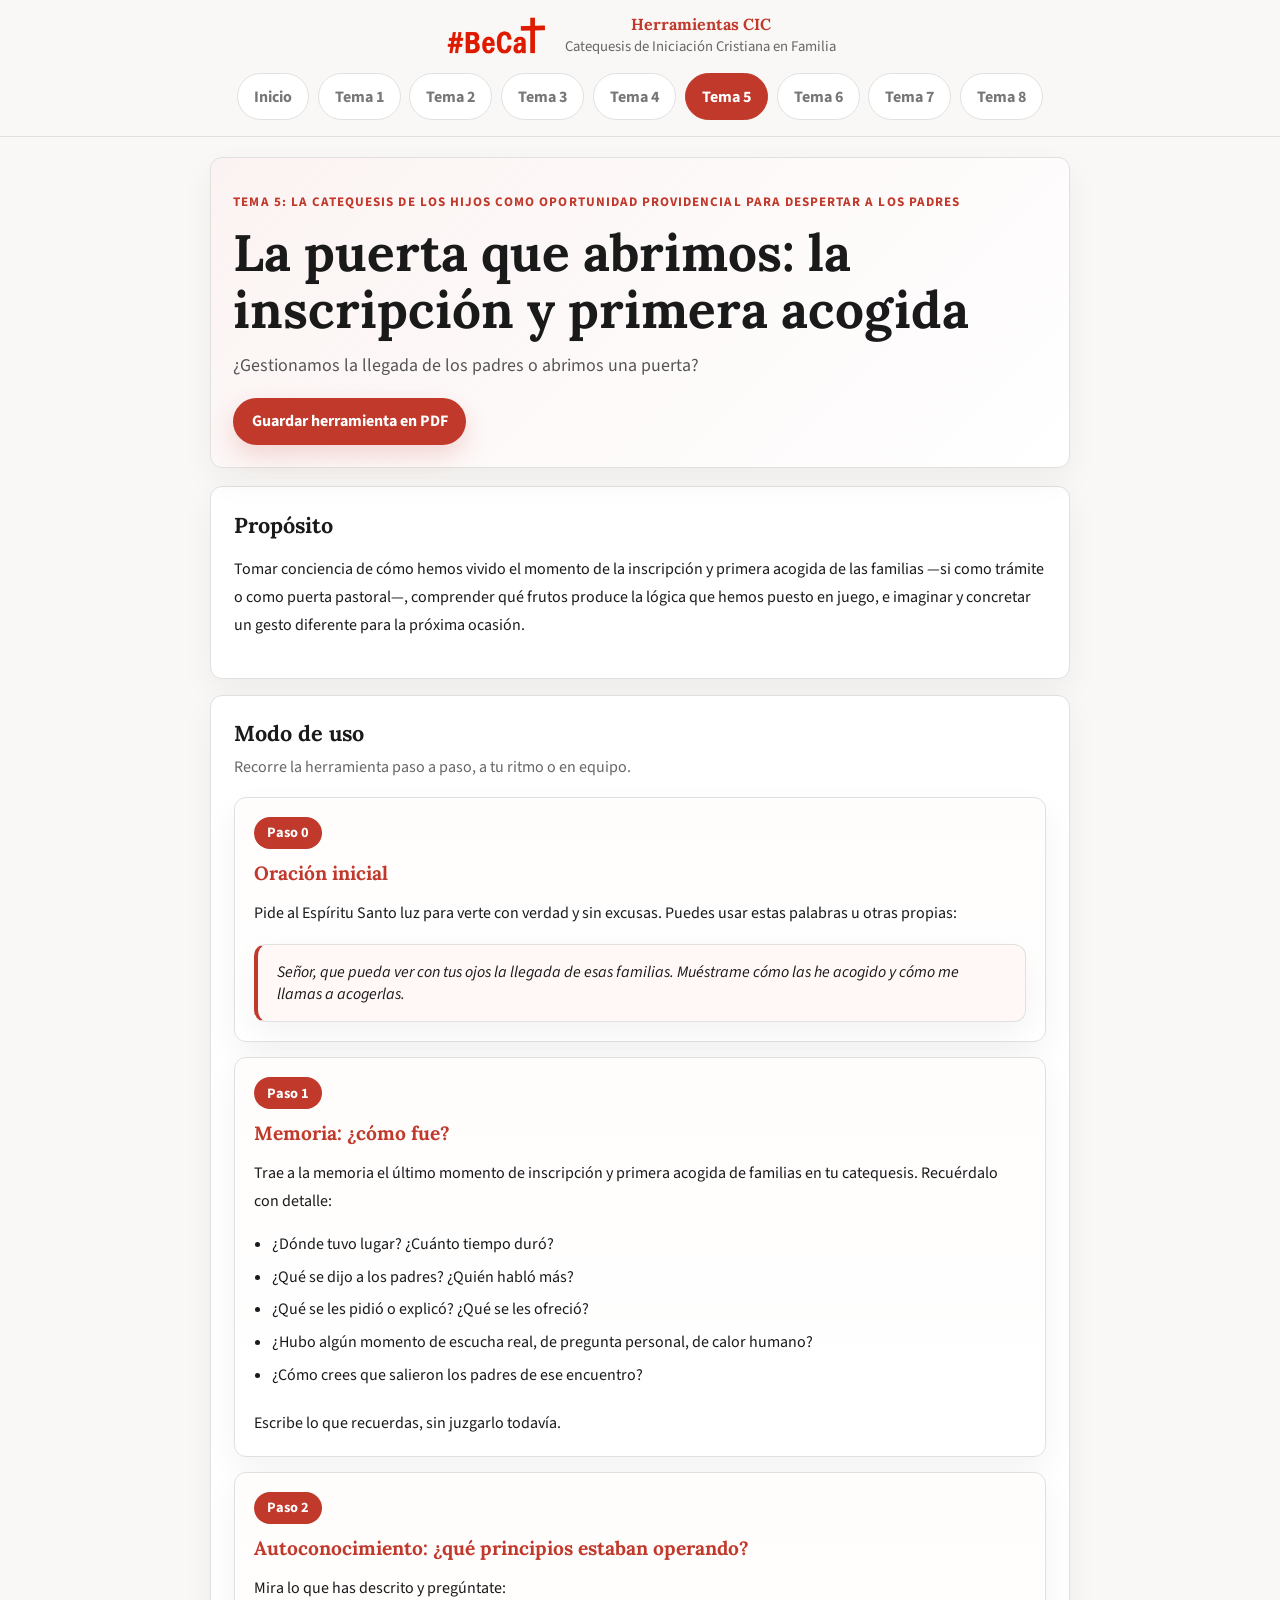
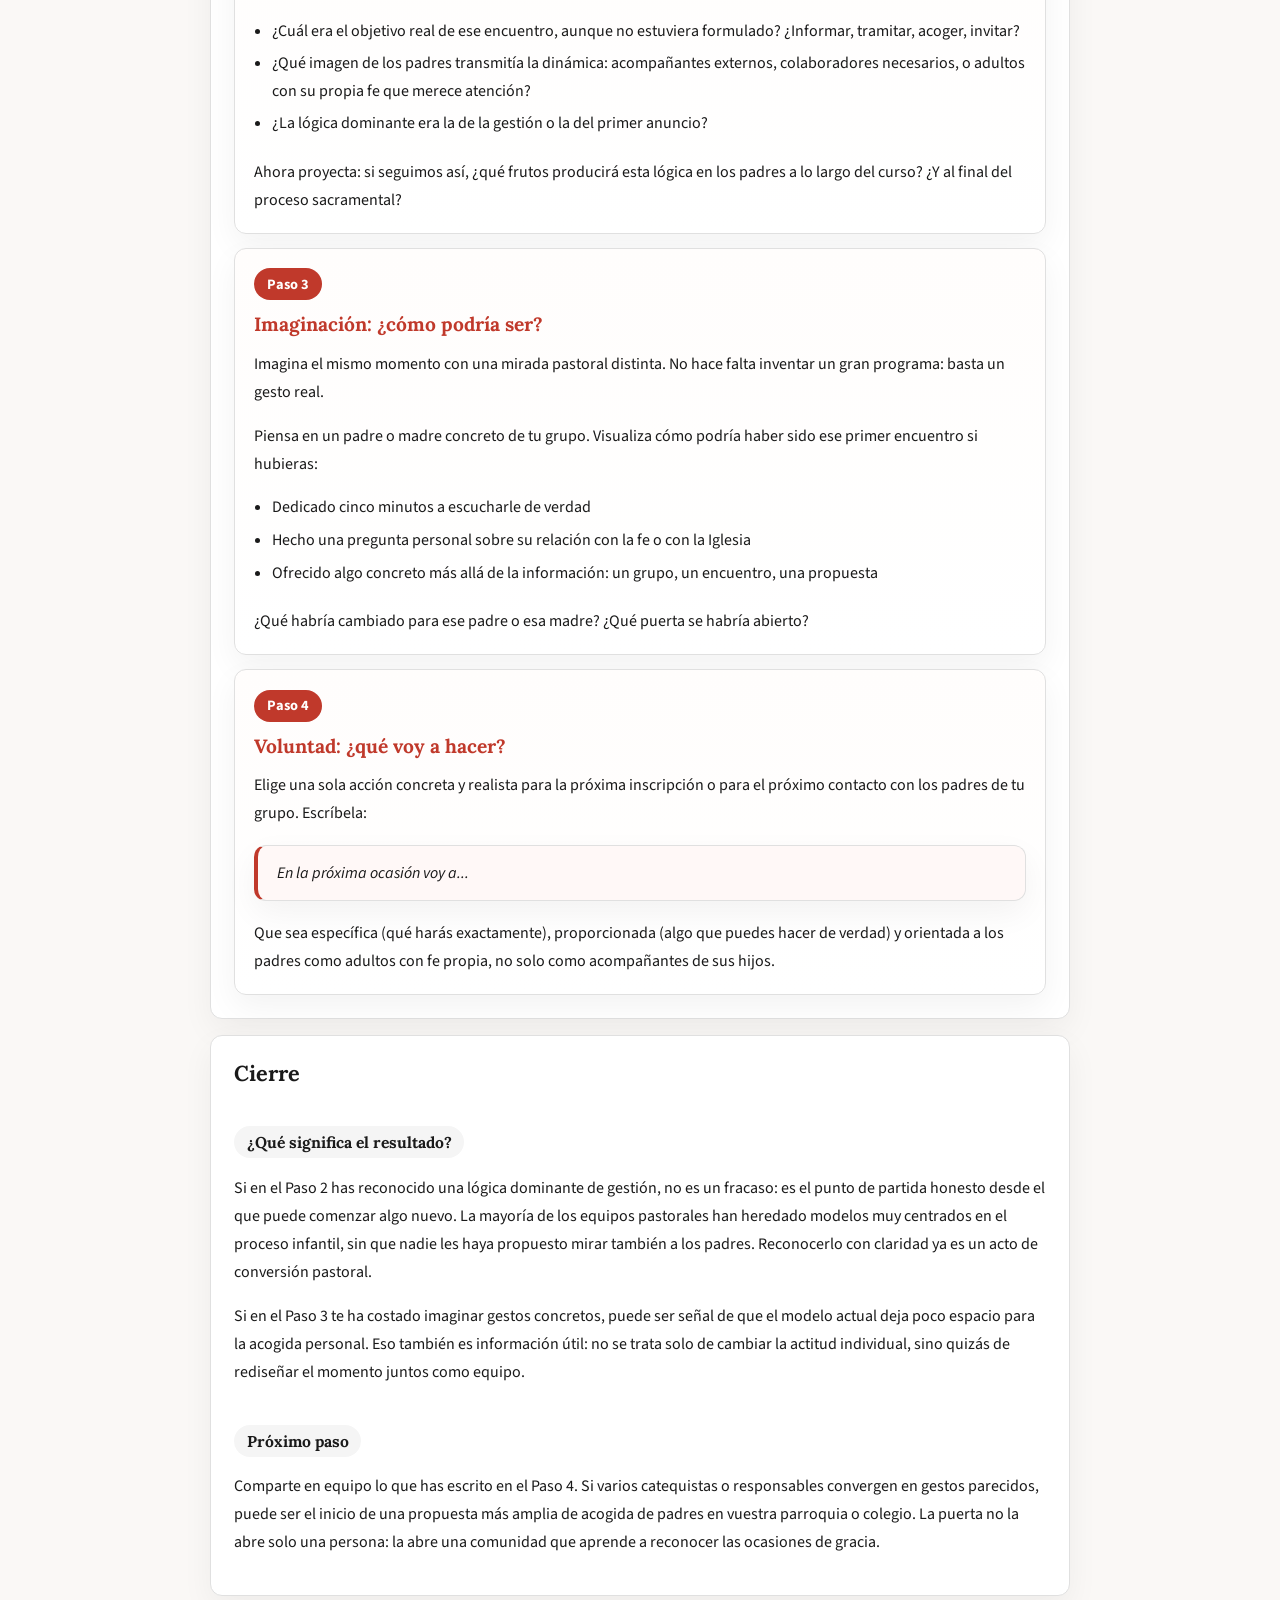
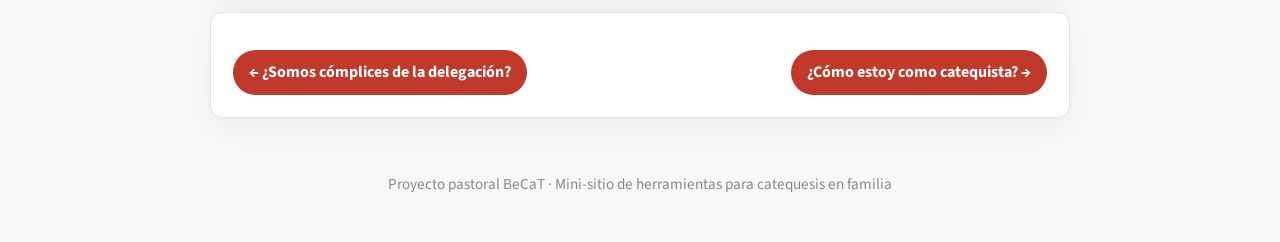
<file: site/herramientas/herramienta-05.html>
<!DOCTYPE html>
<html lang="es">
<head>
  <meta charset="UTF-8">
  <meta name="viewport" content="width=device-width, initial-scale=1.0">
  <title>La puerta que abrimos: la inscripción y primera acogida | Herramientas CIC</title>
  <link rel="preconnect" href="https://fonts.googleapis.com">
  <link rel="preconnect" href="https://fonts.gstatic.com" crossorigin>
  <link href="https://fonts.googleapis.com/css2?family=Lora:wght@500;700&family=Source+Sans+3:wght@400;600;700&display=swap" rel="stylesheet">
  <link rel="stylesheet" href="../assets/css/styles.css">
</head>
<body class="tool">
  <header class="site-header">
    <div class="brand-bar">
      <a class="brand" href="../index.html">
        <img src="../assets/img/becat-rojo-logo.png" alt="BeCaT">
        <div>
          <strong>Herramientas CIC</strong>
          <span>Catequesis de Iniciación Cristiana en Familia</span>
        </div>
      </a>
    </div>
    <nav class="site-nav" aria-label="Navegación principal">
      <a href="../index.html">Inicio</a><a href="../herramientas/herramienta-01.html">Tema 1</a><a href="../herramientas/herramienta-02.html">Tema 2</a><a href="../herramientas/herramienta-03.html">Tema 3</a><a href="../herramientas/herramienta-04.html">Tema 4</a><a href="../herramientas/herramienta-05.html" class="active">Tema 5</a><a href="../herramientas/herramienta-06.html">Tema 6</a><a href="../herramientas/herramienta-07.html">Tema 7</a><a href="../herramientas/herramienta-08.html">Tema 8</a>
    </nav>
    <div class="site-nav-mobile">
      <label class="site-nav-mobile-label" for="nav-select">Ir a una herramienta</label>
      <select id="nav-select" class="site-nav-select" aria-label="Elegir herramienta o sección">
        <option value="../index.html">Inicio</option><option value="../herramientas/herramienta-01.html">Tema 1</option><option value="../herramientas/herramienta-02.html">Tema 2</option><option value="../herramientas/herramienta-03.html">Tema 3</option><option value="../herramientas/herramienta-04.html">Tema 4</option><option value="../herramientas/herramienta-05.html" selected>Tema 5</option><option value="../herramientas/herramienta-06.html">Tema 6</option><option value="../herramientas/herramienta-07.html">Tema 7</option><option value="../herramientas/herramienta-08.html">Tema 8</option>
      </select>
    </div>
  </header>
  
    <section class="hero hero-tool">
      <div class="hero-copy">
        <p class="eyebrow">Tema 5: La catequesis de los hijos como oportunidad providencial para despertar a los padres</p>
        <h1>La puerta que abrimos: la inscripción y primera acogida</h1>
        
        <p class="lead">¿Gestionamos la llegada de los padres o abrimos una puerta?</p>
        <button class="pdf-button" type="button" data-print-tool data-pdf-title="herramienta-tema-05">Guardar herramienta en PDF</button>
      </div>
    </section>
    
  <main class="main-content">
    
    <article class="tool-page">
      <p class="page-topic">Tema 5: La catequesis de los hijos como oportunidad providencial para despertar a los padres</p>
<h2>La puerta que abrimos: la inscripción y primera acogida</h2>
<p class="page-kicker">¿Gestionamos la llegada de los padres o abrimos una puerta?</p>
<section class="tool-module tool-module-purpose"><div class="module-heading"><h3>Propósito</h3></div><div class="module-body"><p>Tomar conciencia de cómo hemos vivido el momento de la inscripción y primera acogida de las familias —si como trámite o como puerta pastoral—, comprender qué frutos produce la lógica que hemos puesto en juego, e imaginar y concretar un gesto diferente para la próxima ocasión.</p></div></section><section class="tool-module tool-module-steps"><div class="module-heading"><h3>Modo de uso</h3><p>Recorre la herramienta paso a paso, a tu ritmo o en equipo.</p></div><div class="step-flow"><section class="step-card"><div class="step-card-header"><span class="step-badge">Paso 0</span></div><h4 class="step-title">Oración inicial</h4><div class="step-body"><p>Pide al Espíritu Santo luz para verte con verdad y sin excusas. Puedes usar estas palabras u otras propias:</p>
<blockquote class="quote"><em>Señor, que pueda ver con tus ojos la llegada de esas familias. Muéstrame cómo las he acogido y cómo me llamas a acogerlas.</em></blockquote></div></section><section class="step-card"><div class="step-card-header"><span class="step-badge">Paso 1</span></div><h4 class="step-title">Memoria: ¿cómo fue?</h4><div class="step-body"><p>Trae a la memoria el último momento de inscripción y primera acogida de familias en tu catequesis. Recuérdalo con detalle:</p>
<ul class="list"><li>¿Dónde tuvo lugar? ¿Cuánto tiempo duró?</li><li>¿Qué se dijo a los padres? ¿Quién habló más?</li><li>¿Qué se les pidió o explicó? ¿Qué se les ofreció?</li><li>¿Hubo algún momento de escucha real, de pregunta personal, de calor humano?</li><li>¿Cómo crees que salieron los padres de ese encuentro?</li></ul>
<p>Escribe lo que recuerdas, sin juzgarlo todavía.</p></div></section><section class="step-card"><div class="step-card-header"><span class="step-badge">Paso 2</span></div><h4 class="step-title">Autoconocimiento: ¿qué principios estaban operando?</h4><div class="step-body"><p>Mira lo que has descrito y pregúntate:</p>
<ul class="list"><li>¿Cuál era el objetivo real de ese encuentro, aunque no estuviera formulado? ¿Informar, tramitar, acoger, invitar?</li><li>¿Qué imagen de los padres transmitía la dinámica: acompañantes externos, colaboradores necesarios, o adultos con su propia fe que merece atención?</li><li>¿La lógica dominante era la de la gestión o la del primer anuncio?</li></ul>
<p>Ahora proyecta: si seguimos así, ¿qué frutos producirá esta lógica en los padres a lo largo del curso? ¿Y al final del proceso sacramental?</p></div></section><section class="step-card"><div class="step-card-header"><span class="step-badge">Paso 3</span></div><h4 class="step-title">Imaginación: ¿cómo podría ser?</h4><div class="step-body"><p>Imagina el mismo momento con una mirada pastoral distinta. No hace falta inventar un gran programa: basta un gesto real.</p>
<p>Piensa en un padre o madre concreto de tu grupo. Visualiza cómo podría haber sido ese primer encuentro si hubieras:</p>
<ul class="list"><li>Dedicado cinco minutos a escucharle de verdad</li><li>Hecho una pregunta personal sobre su relación con la fe o con la Iglesia</li><li>Ofrecido algo concreto más allá de la información: un grupo, un encuentro, una propuesta</li></ul>
<p>¿Qué habría cambiado para ese padre o esa madre? ¿Qué puerta se habría abierto?</p></div></section><section class="step-card"><div class="step-card-header"><span class="step-badge">Paso 4</span></div><h4 class="step-title">Voluntad: ¿qué voy a hacer?</h4><div class="step-body"><p>Elige una sola acción concreta y realista para la próxima inscripción o para el próximo contacto con los padres de tu grupo. Escríbela:</p>
<blockquote class="quote"><em>En la próxima ocasión voy a...</em></blockquote>
<p>Que sea específica (qué harás exactamente), proporcionada (algo que puedes hacer de verdad) y orientada a los padres como adultos con fe propia, no solo como acompañantes de sus hijos.</p></div></section></div></section><section class="tool-module tool-module-close"><div class="module-heading"><h3>Cierre</h3></div><div class="module-body"><h5>¿Qué significa el resultado?</h5>
<p>Si en el Paso 2 has reconocido una lógica dominante de gestión, no es un fracaso: es el punto de partida honesto desde el que puede comenzar algo nuevo. La mayoría de los equipos pastorales han heredado modelos muy centrados en el proceso infantil, sin que nadie les haya propuesto mirar también a los padres. Reconocerlo con claridad ya es un acto de conversión pastoral.</p>
<p>Si en el Paso 3 te ha costado imaginar gestos concretos, puede ser señal de que el modelo actual deja poco espacio para la acogida personal. Eso también es información útil: no se trata solo de cambiar la actitud individual, sino quizás de rediseñar el momento juntos como equipo.</p>
<h5>Próximo paso</h5>
<p>Comparte en equipo lo que has escrito en el Paso 4. Si varios catequistas o responsables convergen en gestos parecidos, puede ser el inicio de una propuesta más amplia de acogida de padres en vuestra parroquia o colegio. La puerta no la abre solo una persona: la abre una comunidad que aprende a reconocer las ocasiones de gracia.</p></div></section>
    </article>
    <section class="pager">
      <a class="pager-link" href="herramienta-04.html">← ¿Somos cómplices de la delegación?</a>
      <a class="pager-link" href="herramienta-06.html">¿Cómo estoy como catequista? →</a>
    </section>
    
  </main>
  <footer class="site-footer">
    <p>Proyecto pastoral BeCaT · Mini-sitio de herramientas para catequesis en familia</p>
  </footer>
  <script>
    const navSelect = document.getElementById("nav-select");
    if (navSelect) {
      navSelect.addEventListener("change", (event) => {
        const target = event.target.value;
        if (target) {
          window.location.href = target;
        }
      });
    }
    const printButtons = document.querySelectorAll("[data-print-tool]");
    printButtons.forEach((button) => {
      button.addEventListener("click", () => {
        const originalTitle = document.title;
        const pdfTitle = button.dataset.pdfTitle;
        if (pdfTitle) {
          document.title = pdfTitle;
          window.addEventListener("afterprint", () => {
            document.title = originalTitle;
          }, { once: true });
        }
        window.print();
      });
    });
  </script>
</body>
</html>
</file>
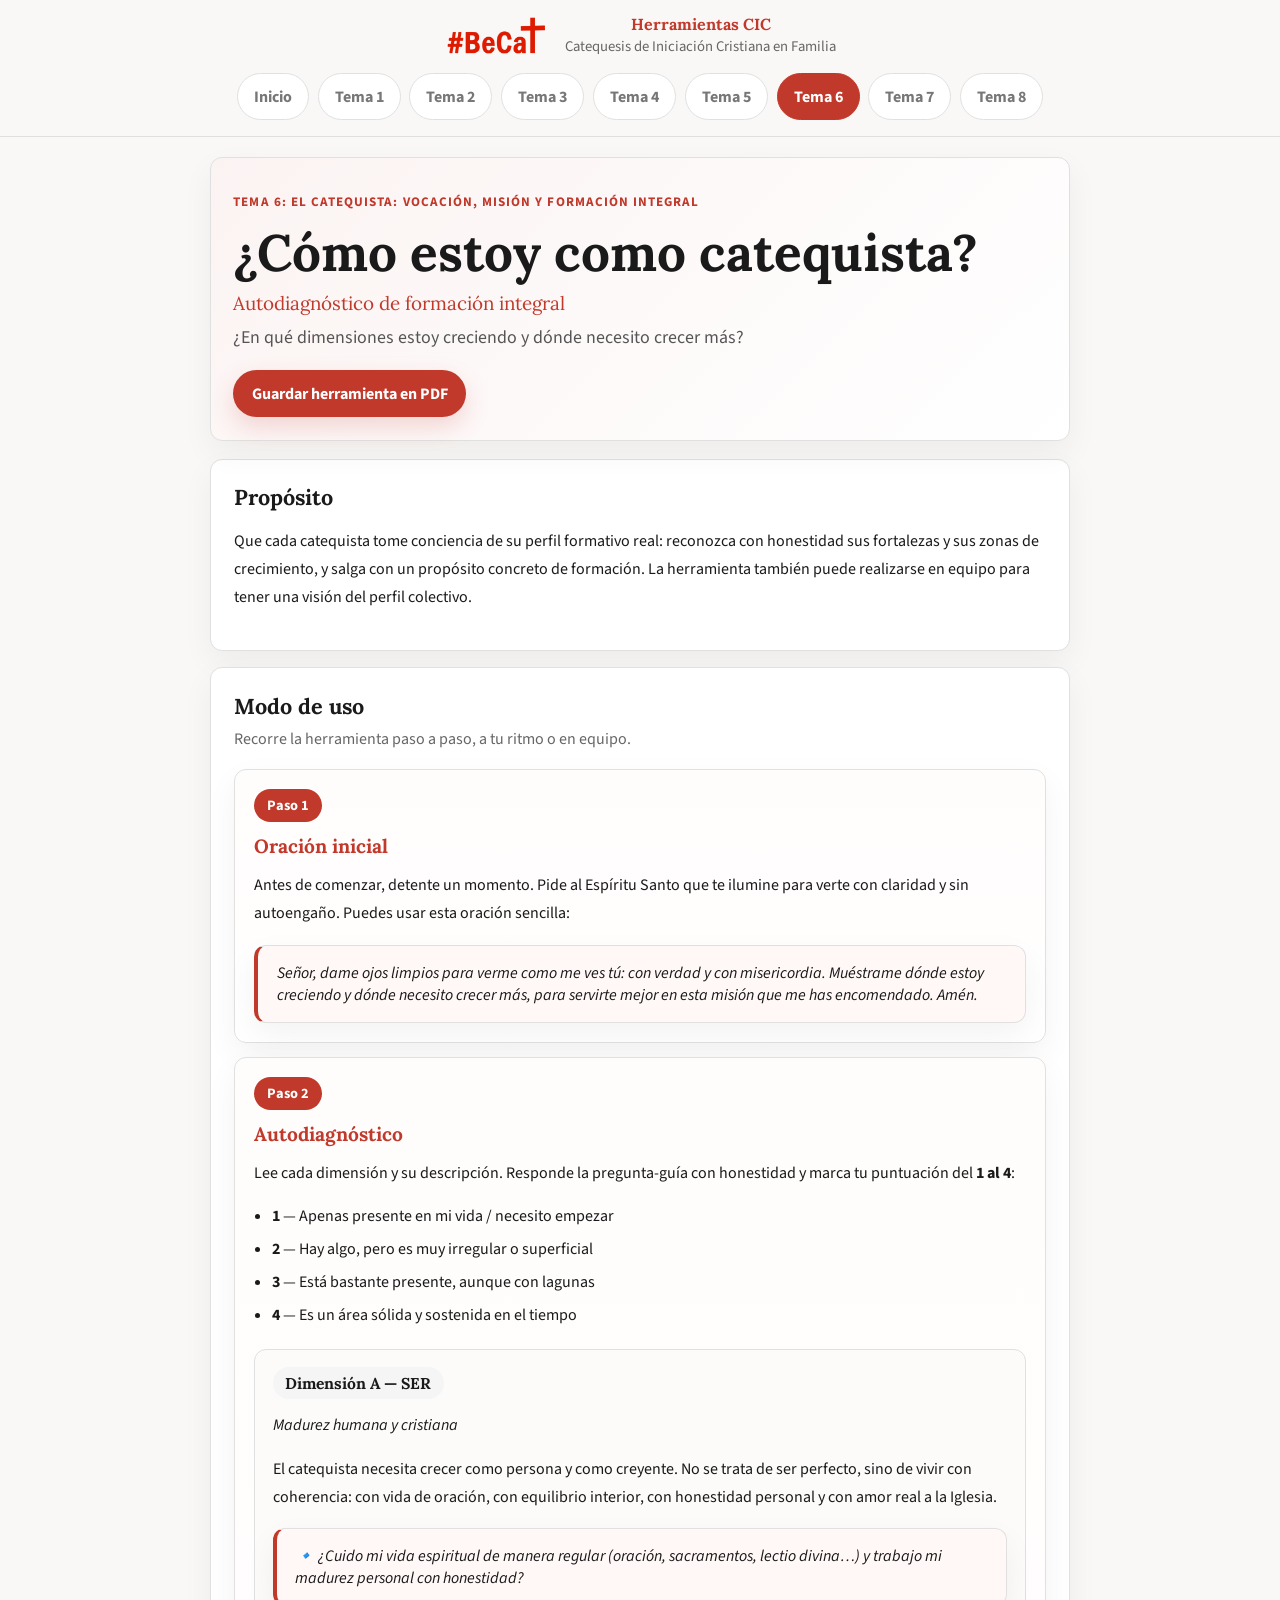
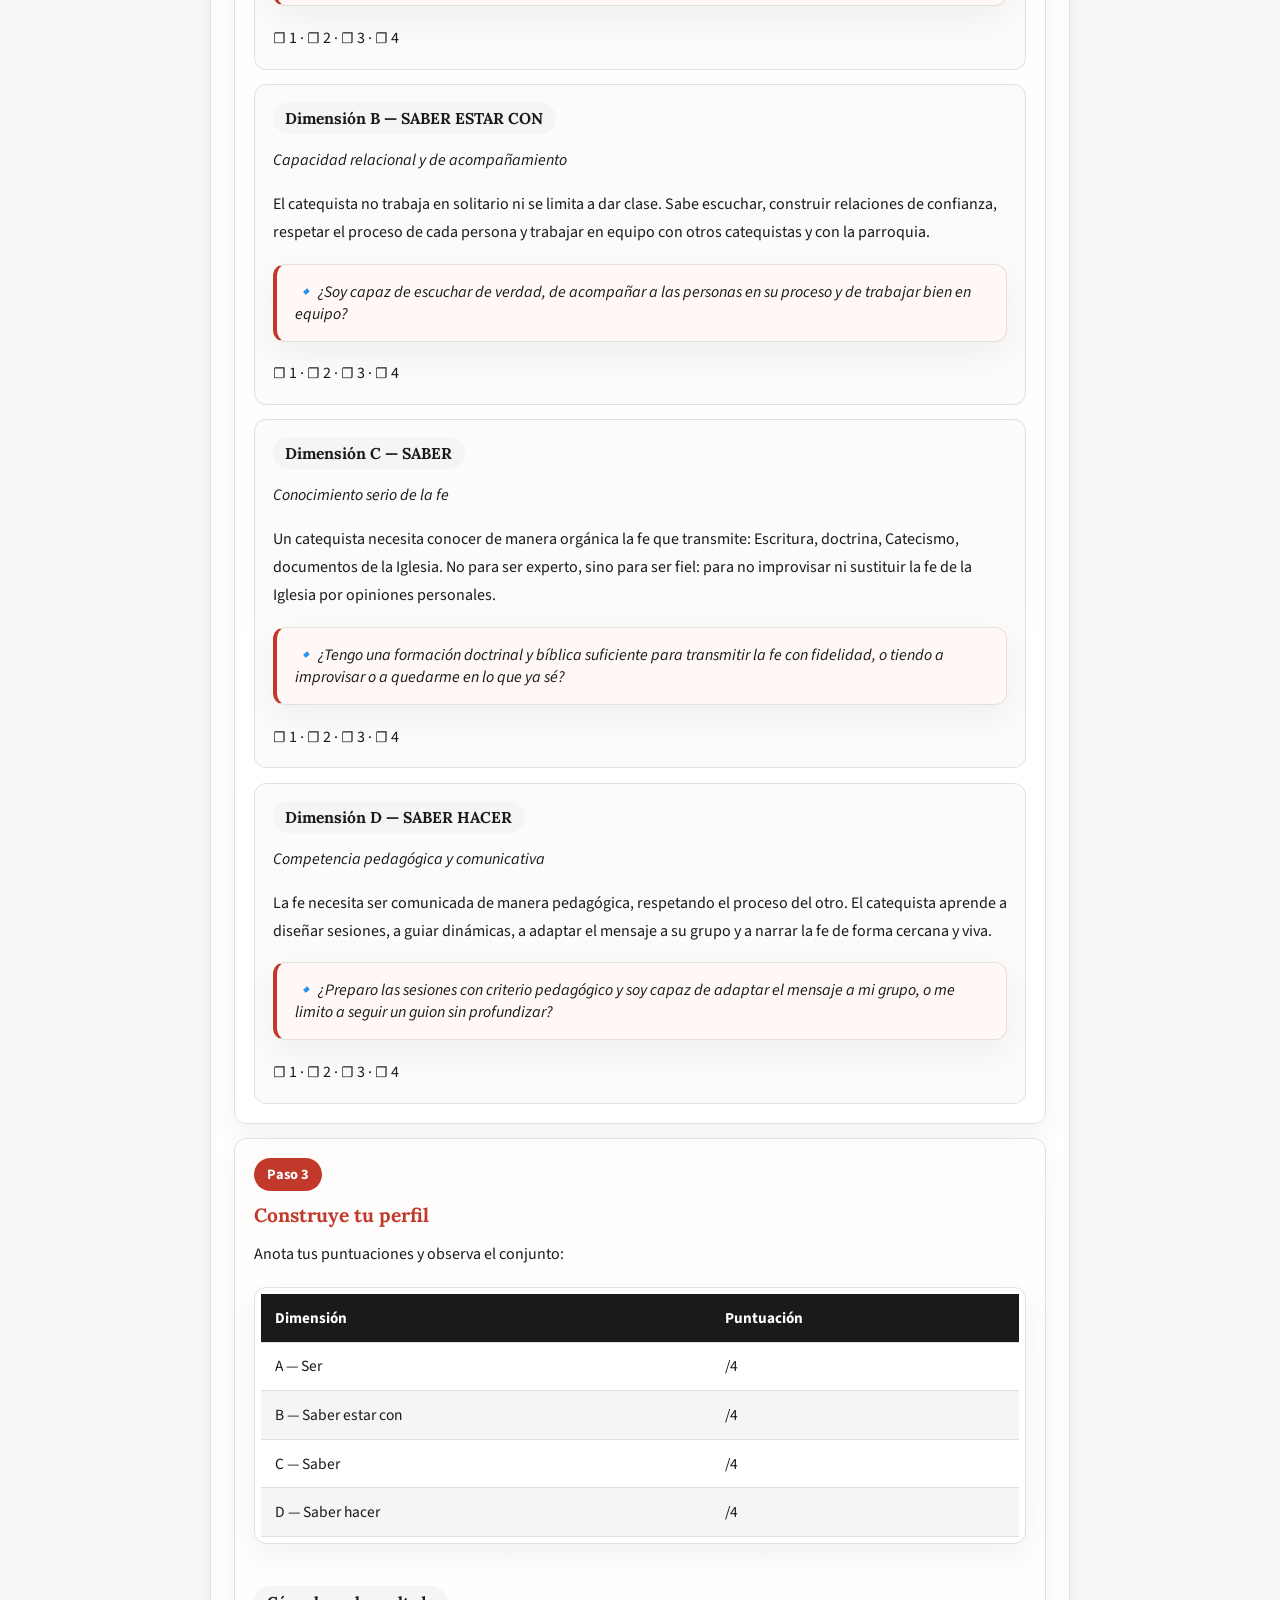
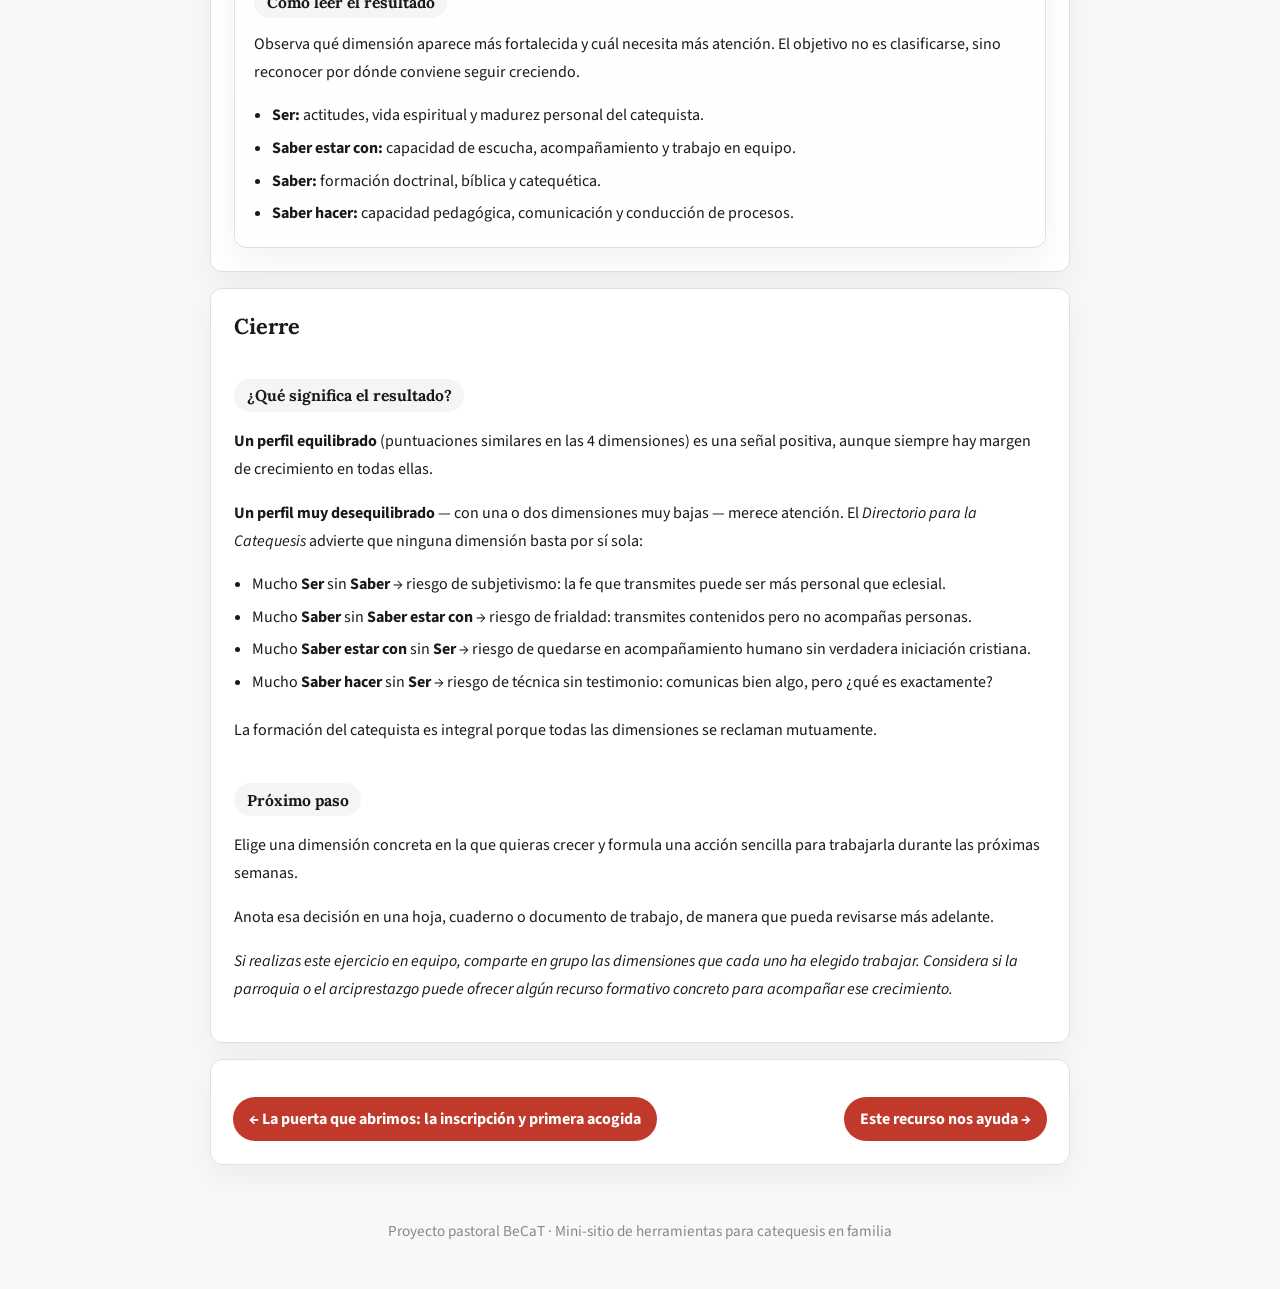
<file: site/herramientas/herramienta-06.html>
<!DOCTYPE html>
<html lang="es">
<head>
  <meta charset="UTF-8">
  <meta name="viewport" content="width=device-width, initial-scale=1.0">
  <title>¿Cómo estoy como catequista? | Herramientas CIC</title>
  <link rel="preconnect" href="https://fonts.googleapis.com">
  <link rel="preconnect" href="https://fonts.gstatic.com" crossorigin>
  <link href="https://fonts.googleapis.com/css2?family=Lora:wght@500;700&family=Source+Sans+3:wght@400;600;700&display=swap" rel="stylesheet">
  <link rel="stylesheet" href="../assets/css/styles.css">
</head>
<body class="tool">
  <header class="site-header">
    <div class="brand-bar">
      <a class="brand" href="../index.html">
        <img src="../assets/img/becat-rojo-logo.png" alt="BeCaT">
        <div>
          <strong>Herramientas CIC</strong>
          <span>Catequesis de Iniciación Cristiana en Familia</span>
        </div>
      </a>
    </div>
    <nav class="site-nav" aria-label="Navegación principal">
      <a href="../index.html">Inicio</a><a href="../herramientas/herramienta-01.html">Tema 1</a><a href="../herramientas/herramienta-02.html">Tema 2</a><a href="../herramientas/herramienta-03.html">Tema 3</a><a href="../herramientas/herramienta-04.html">Tema 4</a><a href="../herramientas/herramienta-05.html">Tema 5</a><a href="../herramientas/herramienta-06.html" class="active">Tema 6</a><a href="../herramientas/herramienta-07.html">Tema 7</a><a href="../herramientas/herramienta-08.html">Tema 8</a>
    </nav>
    <div class="site-nav-mobile">
      <label class="site-nav-mobile-label" for="nav-select">Ir a una herramienta</label>
      <select id="nav-select" class="site-nav-select" aria-label="Elegir herramienta o sección">
        <option value="../index.html">Inicio</option><option value="../herramientas/herramienta-01.html">Tema 1</option><option value="../herramientas/herramienta-02.html">Tema 2</option><option value="../herramientas/herramienta-03.html">Tema 3</option><option value="../herramientas/herramienta-04.html">Tema 4</option><option value="../herramientas/herramienta-05.html">Tema 5</option><option value="../herramientas/herramienta-06.html" selected>Tema 6</option><option value="../herramientas/herramienta-07.html">Tema 7</option><option value="../herramientas/herramienta-08.html">Tema 8</option>
      </select>
    </div>
  </header>
  
    <section class="hero hero-tool">
      <div class="hero-copy">
        <p class="eyebrow">Tema 6: El catequista: vocación, misión y formación integral</p>
        <h1>¿Cómo estoy como catequista?</h1>
        <p class="hero-subtitle">Autodiagnóstico de formación integral</p>
        <p class="lead">¿En qué dimensiones estoy creciendo y dónde necesito crecer más?</p>
        <button class="pdf-button" type="button" data-print-tool data-pdf-title="herramienta-tema-06">Guardar herramienta en PDF</button>
      </div>
    </section>
    
  <main class="main-content">
    
    <article class="tool-page">
      <p class="page-topic">Tema 6: El catequista: vocación, misión y formación integral</p>
<h2>¿Cómo estoy como catequista?</h2>
<p class="page-kicker">Autodiagnóstico de formación integral || ¿En qué dimensiones estoy creciendo y dónde necesito crecer más?</p>
<section class="tool-module tool-module-purpose"><div class="module-heading"><h3>Propósito</h3></div><div class="module-body"><p>Que cada catequista tome conciencia de su perfil formativo real: reconozca con honestidad sus fortalezas y sus zonas de crecimiento, y salga con un propósito concreto de formación. La herramienta también puede realizarse en equipo para tener una visión del perfil colectivo.</p></div></section><section class="tool-module tool-module-steps"><div class="module-heading"><h3>Modo de uso</h3><p>Recorre la herramienta paso a paso, a tu ritmo o en equipo.</p></div><div class="step-flow"><section class="step-card"><div class="step-card-header"><span class="step-badge">Paso 1</span></div><h4 class="step-title">Oración inicial</h4><div class="step-body"><p>Antes de comenzar, detente un momento. Pide al Espíritu Santo que te ilumine para verte con claridad y sin autoengaño. Puedes usar esta oración sencilla:</p>
<blockquote class="quote"><em>Señor, dame ojos limpios para verme como me ves tú: con verdad y con misericordia. Muéstrame dónde estoy creciendo y dónde necesito crecer más, para servirte mejor en esta misión que me has encomendado. Amén.</em></blockquote></div></section><section class="step-card"><div class="step-card-header"><span class="step-badge">Paso 2</span></div><h4 class="step-title">Autodiagnóstico</h4><div class="step-body"><div class="detail-intro"><p>Lee cada dimensión y su descripción. Responde la pregunta-guía con honestidad y marca tu puntuación del <strong>1 al 4</strong>:</p>
<ul class="list"><li><strong>1</strong> — Apenas presente en mi vida / necesito empezar</li><li><strong>2</strong> — Hay algo, pero es muy irregular o superficial</li><li><strong>3</strong> — Está bastante presente, aunque con lagunas</li><li><strong>4</strong> — Es un área sólida y sostenida en el tiempo</li></ul></div><div class="detail-stack"><section class="detail-card"><h5>Dimensión A — SER</h5><div class="detail-card-body"><p><em>Madurez humana y cristiana</em></p>
<p>El catequista necesita crecer como persona y como creyente. No se trata de ser perfecto, sino de vivir con coherencia: con vida de oración, con equilibrio interior, con honestidad personal y con amor real a la Iglesia.</p>
<blockquote class="quote">🔹 <em>¿Cuido mi vida espiritual de manera regular (oración, sacramentos, lectio divina…) y trabajo mi madurez personal con honestidad?</em></blockquote>
<p>☐ 1 · ☐ 2 · ☐ 3 · ☐ 4</p></div></section><section class="detail-card"><h5>Dimensión B — SABER ESTAR CON</h5><div class="detail-card-body"><p><em>Capacidad relacional y de acompañamiento</em></p>
<p>El catequista no trabaja en solitario ni se limita a dar clase. Sabe escuchar, construir relaciones de confianza, respetar el proceso de cada persona y trabajar en equipo con otros catequistas y con la parroquia.</p>
<blockquote class="quote">🔹 <em>¿Soy capaz de escuchar de verdad, de acompañar a las personas en su proceso y de trabajar bien en equipo?</em></blockquote>
<p>☐ 1 · ☐ 2 · ☐ 3 · ☐ 4</p></div></section><section class="detail-card"><h5>Dimensión C — SABER</h5><div class="detail-card-body"><p><em>Conocimiento serio de la fe</em></p>
<p>Un catequista necesita conocer de manera orgánica la fe que transmite: Escritura, doctrina, Catecismo, documentos de la Iglesia. No para ser experto, sino para ser fiel: para no improvisar ni sustituir la fe de la Iglesia por opiniones personales.</p>
<blockquote class="quote">🔹 <em>¿Tengo una formación doctrinal y bíblica suficiente para transmitir la fe con fidelidad, o tiendo a improvisar o a quedarme en lo que ya sé?</em></blockquote>
<p>☐ 1 · ☐ 2 · ☐ 3 · ☐ 4</p></div></section><section class="detail-card"><h5>Dimensión D — SABER HACER</h5><div class="detail-card-body"><p><em>Competencia pedagógica y comunicativa</em></p>
<p>La fe necesita ser comunicada de manera pedagógica, respetando el proceso del otro. El catequista aprende a diseñar sesiones, a guiar dinámicas, a adaptar el mensaje a su grupo y a narrar la fe de forma cercana y viva.</p>
<blockquote class="quote">🔹 <em>¿Preparo las sesiones con criterio pedagógico y soy capaz de adaptar el mensaje a mi grupo, o me limito a seguir un guion sin profundizar?</em></blockquote>
<p>☐ 1 · ☐ 2 · ☐ 3 · ☐ 4</p></div></section></div></div></section><section class="step-card"><div class="step-card-header"><span class="step-badge">Paso 3</span></div><h4 class="step-title">Construye tu perfil</h4><div class="step-body"><p>Anota tus puntuaciones y observa el conjunto:</p>
<div class="table-wrap"><table><thead><tr><th>Dimensión</th><th>Puntuación</th></tr></thead><tbody><tr><td>A — Ser</td><td>/4</td></tr><tr><td>B — Saber estar con</td><td>/4</td></tr><tr><td>C — Saber</td><td>/4</td></tr><tr><td>D — Saber hacer</td><td>/4</td></tr></tbody></table></div>
<h5>Cómo leer el resultado</h5>
<p>Observa qué dimensión aparece más fortalecida y cuál necesita más atención. El objetivo no es clasificarse, sino reconocer por dónde conviene seguir creciendo.</p>
<ul class="list"><li><strong>Ser:</strong> actitudes, vida espiritual y madurez personal del catequista.</li><li><strong>Saber estar con:</strong> capacidad de escucha, acompañamiento y trabajo en equipo.</li><li><strong>Saber:</strong> formación doctrinal, bíblica y catequética.</li><li><strong>Saber hacer:</strong> capacidad pedagógica, comunicación y conducción de procesos.</li></ul></div></section></div></section><section class="tool-module tool-module-close"><div class="module-heading"><h3>Cierre</h3></div><div class="module-body"><h5>¿Qué significa el resultado?</h5>
<p><strong>Un perfil equilibrado</strong> (puntuaciones similares en las 4 dimensiones) es una señal positiva, aunque siempre hay margen de crecimiento en todas ellas.</p>
<p><strong>Un perfil muy desequilibrado</strong> — con una o dos dimensiones muy bajas — merece atención. El <em>Directorio para la Catequesis</em> advierte que ninguna dimensión basta por sí sola:</p>
<ul class="list"><li>Mucho <strong>Ser</strong> sin <strong>Saber</strong> → riesgo de subjetivismo: la fe que transmites puede ser más personal que eclesial.</li><li>Mucho <strong>Saber</strong> sin <strong>Saber estar con</strong> → riesgo de frialdad: transmites contenidos pero no acompañas personas.</li><li>Mucho <strong>Saber estar con</strong> sin <strong>Ser</strong> → riesgo de quedarse en acompañamiento humano sin verdadera iniciación cristiana.</li><li>Mucho <strong>Saber hacer</strong> sin <strong>Ser</strong> → riesgo de técnica sin testimonio: comunicas bien algo, pero ¿qué es exactamente?</li></ul>
<p>La formación del catequista es integral porque todas las dimensiones se reclaman mutuamente.</p>
<h5>Próximo paso</h5>
<p>Elige una dimensión concreta en la que quieras crecer y formula una acción sencilla para trabajarla durante las próximas semanas.</p>
<p>Anota esa decisión en una hoja, cuaderno o documento de trabajo, de manera que pueda revisarse más adelante.</p>
<p><em>Si realizas este ejercicio en equipo, comparte en grupo las dimensiones que cada uno ha elegido trabajar. Considera si la parroquia o el arciprestazgo puede ofrecer algún recurso formativo concreto para acompañar ese crecimiento.</em></p></div></section>
    </article>
    <section class="pager">
      <a class="pager-link" href="herramienta-05.html">← La puerta que abrimos: la inscripción y primera acogida</a>
      <a class="pager-link" href="herramienta-07.html">Este recurso nos ayuda →</a>
    </section>
    
  </main>
  <footer class="site-footer">
    <p>Proyecto pastoral BeCaT · Mini-sitio de herramientas para catequesis en familia</p>
  </footer>
  <script>
    const navSelect = document.getElementById("nav-select");
    if (navSelect) {
      navSelect.addEventListener("change", (event) => {
        const target = event.target.value;
        if (target) {
          window.location.href = target;
        }
      });
    }
    const printButtons = document.querySelectorAll("[data-print-tool]");
    printButtons.forEach((button) => {
      button.addEventListener("click", () => {
        const originalTitle = document.title;
        const pdfTitle = button.dataset.pdfTitle;
        if (pdfTitle) {
          document.title = pdfTitle;
          window.addEventListener("afterprint", () => {
            document.title = originalTitle;
          }, { once: true });
        }
        window.print();
      });
    });
  </script>
</body>
</html>
</file>
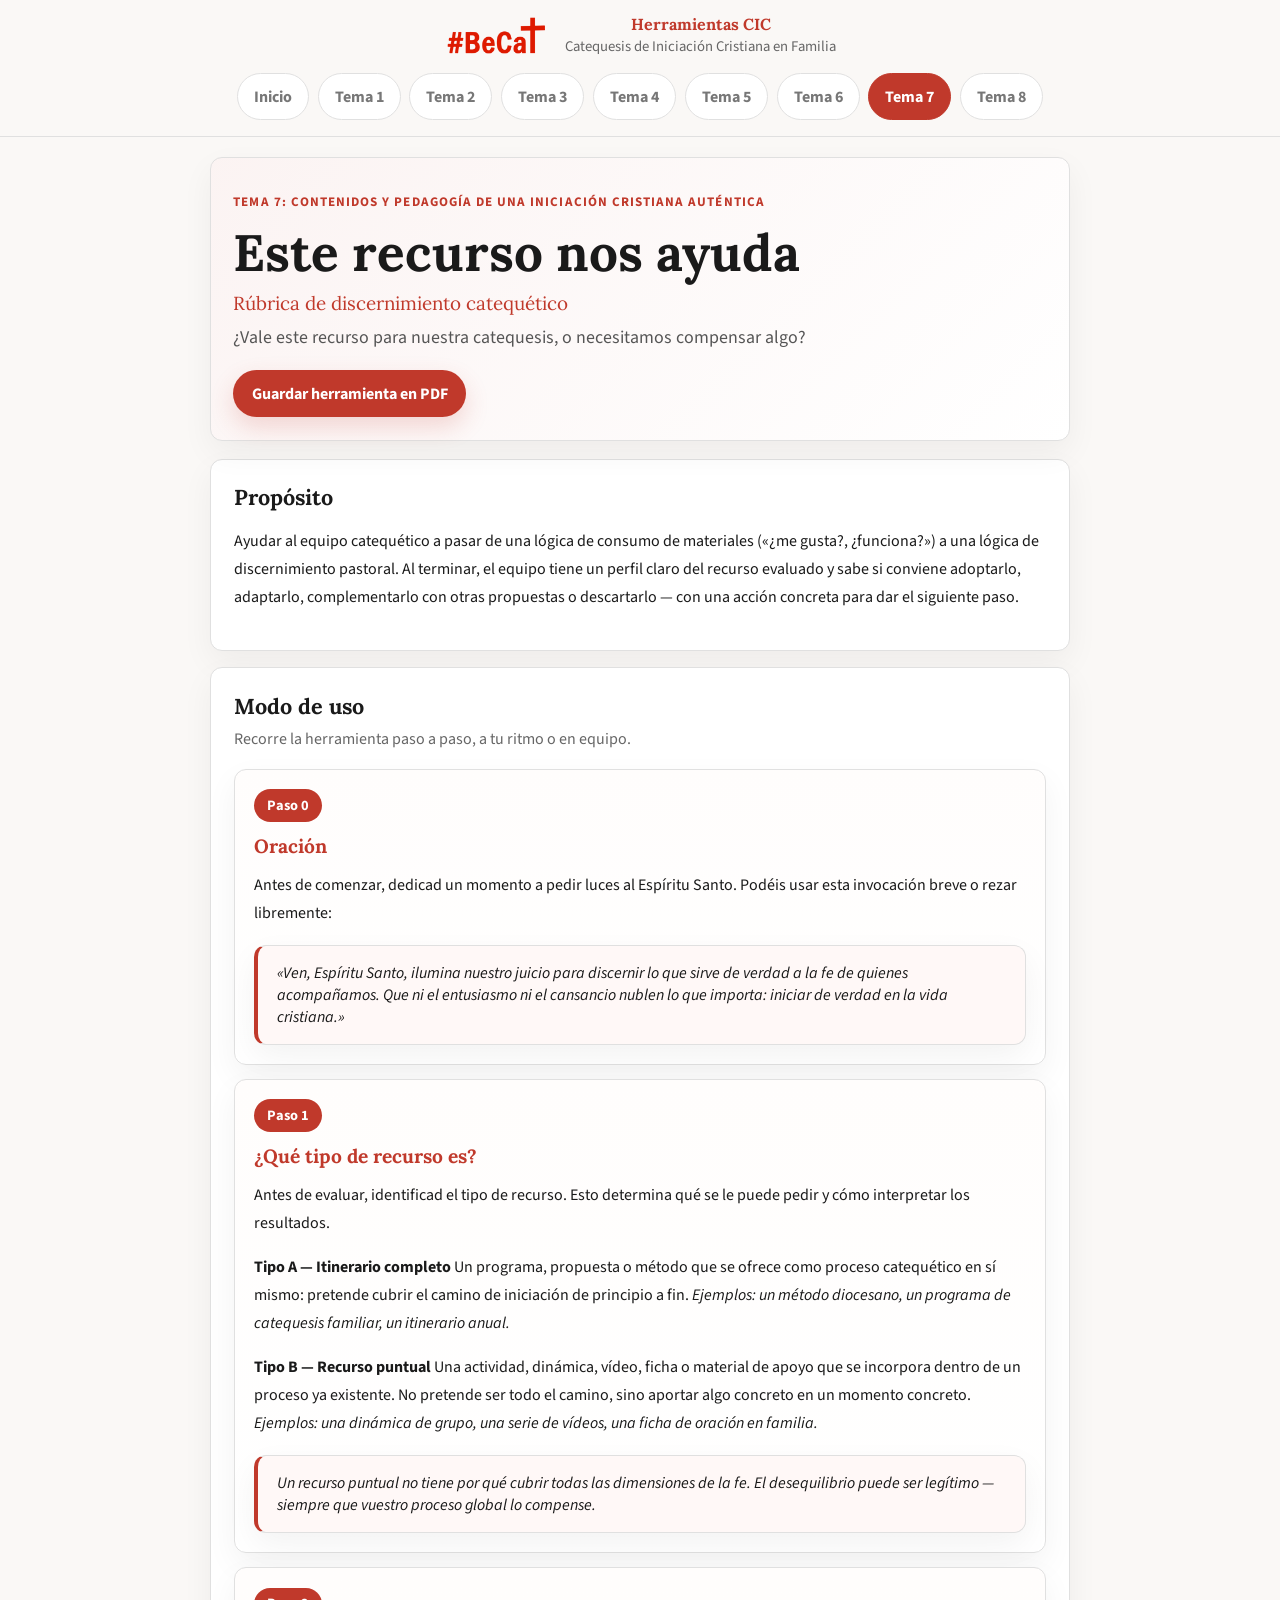
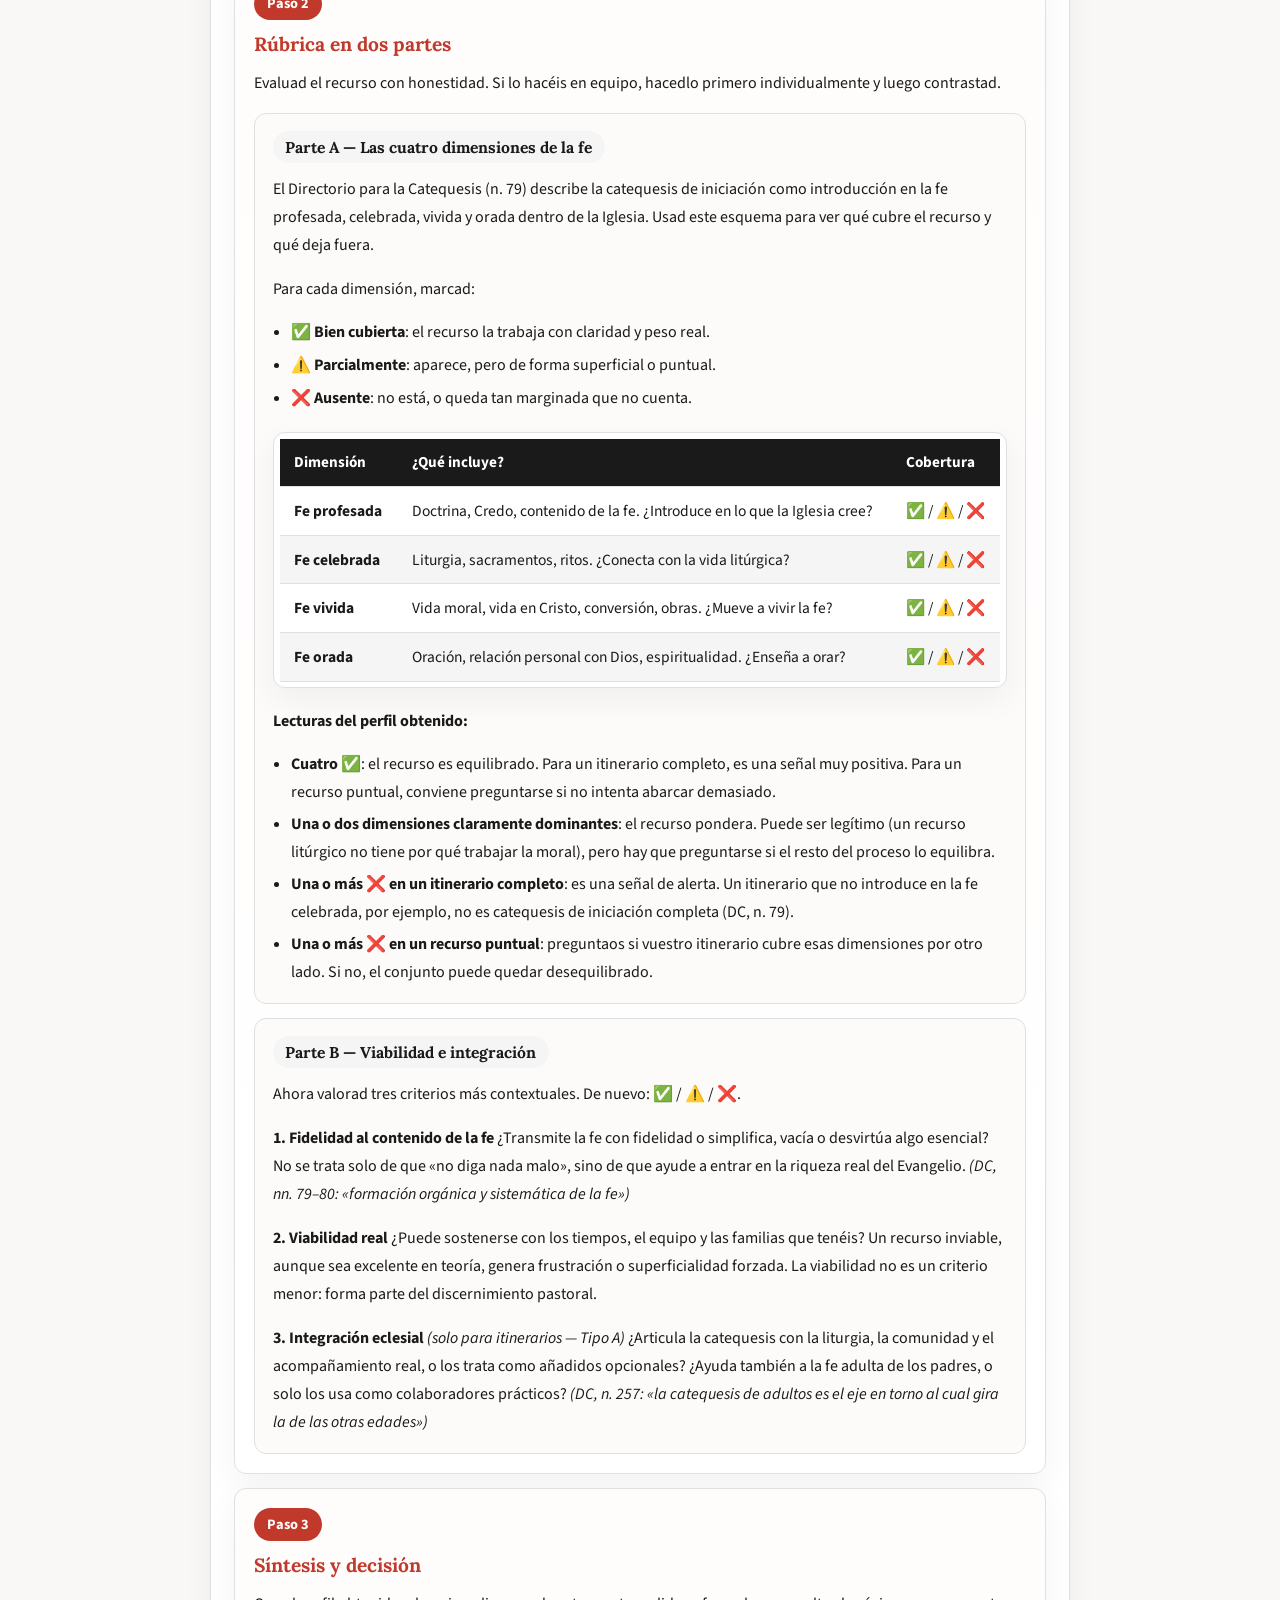
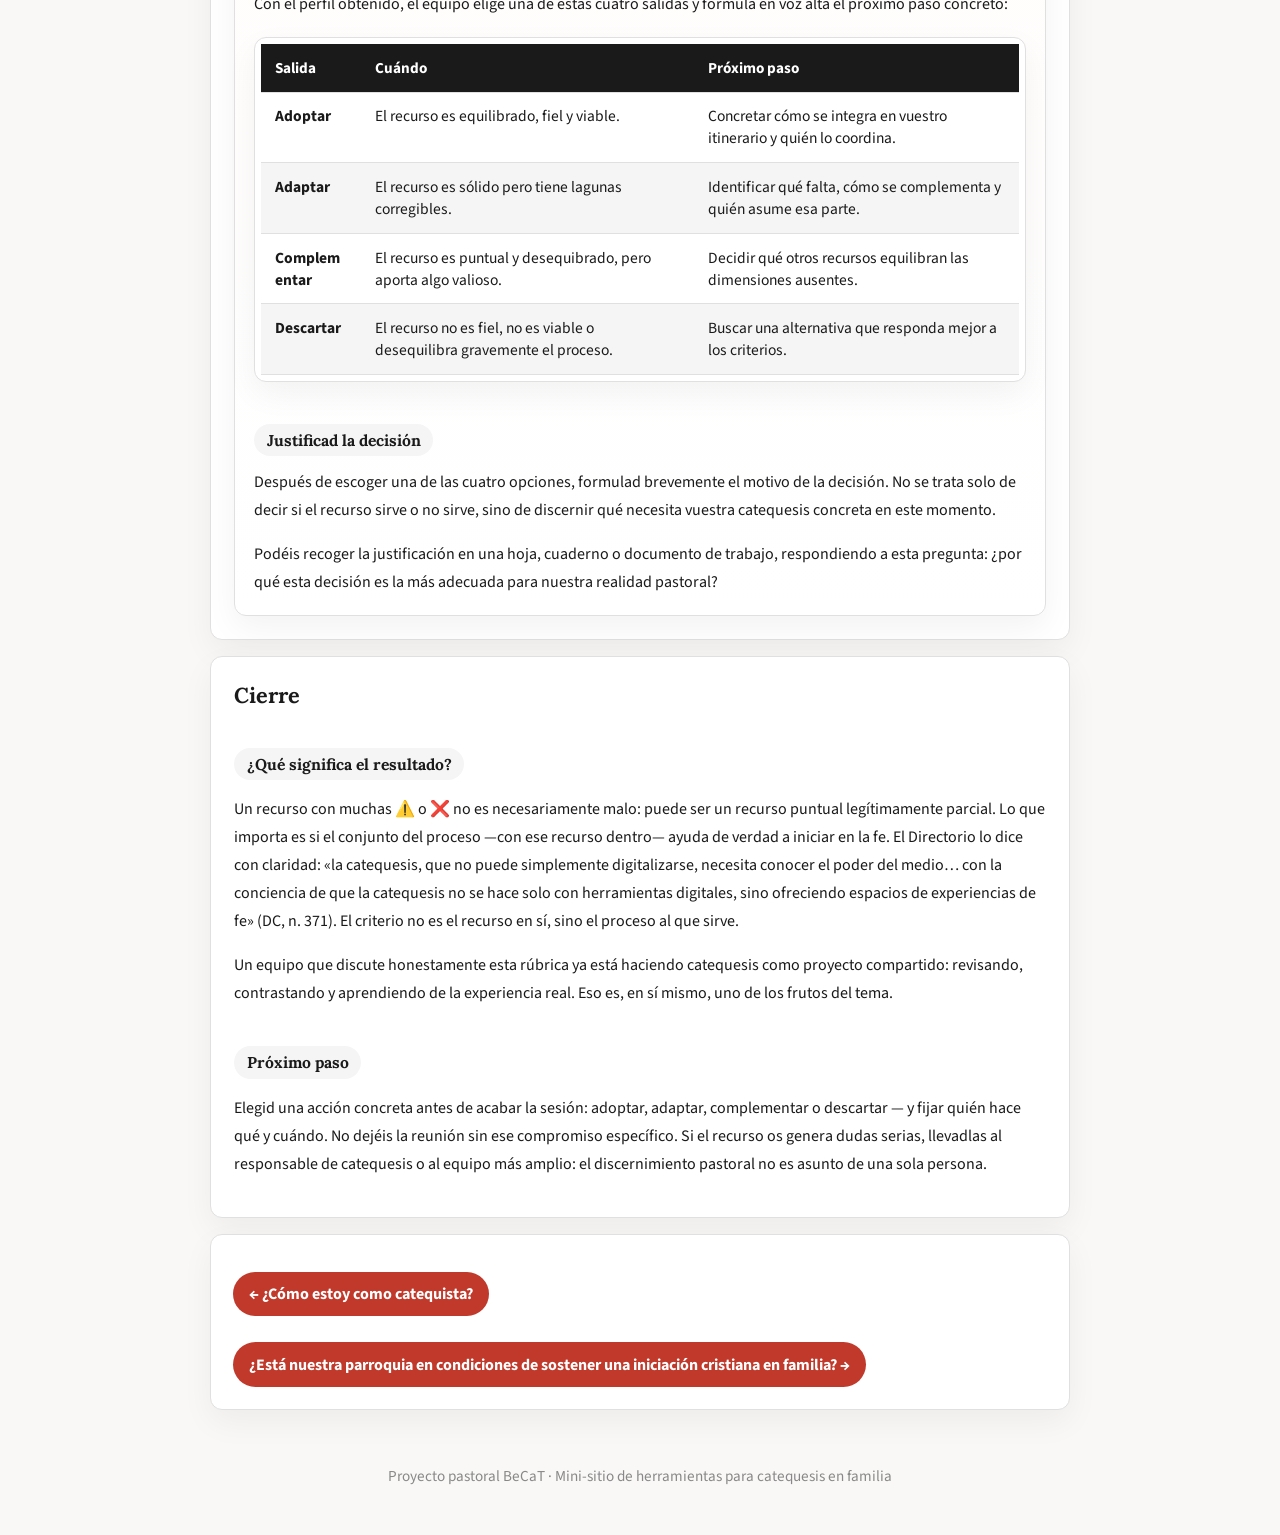
<file: site/herramientas/herramienta-07.html>
<!DOCTYPE html>
<html lang="es">
<head>
  <meta charset="UTF-8">
  <meta name="viewport" content="width=device-width, initial-scale=1.0">
  <title>Este recurso nos ayuda | Herramientas CIC</title>
  <link rel="preconnect" href="https://fonts.googleapis.com">
  <link rel="preconnect" href="https://fonts.gstatic.com" crossorigin>
  <link href="https://fonts.googleapis.com/css2?family=Lora:wght@500;700&family=Source+Sans+3:wght@400;600;700&display=swap" rel="stylesheet">
  <link rel="stylesheet" href="../assets/css/styles.css">
</head>
<body class="tool">
  <header class="site-header">
    <div class="brand-bar">
      <a class="brand" href="../index.html">
        <img src="../assets/img/becat-rojo-logo.png" alt="BeCaT">
        <div>
          <strong>Herramientas CIC</strong>
          <span>Catequesis de Iniciación Cristiana en Familia</span>
        </div>
      </a>
    </div>
    <nav class="site-nav" aria-label="Navegación principal">
      <a href="../index.html">Inicio</a><a href="../herramientas/herramienta-01.html">Tema 1</a><a href="../herramientas/herramienta-02.html">Tema 2</a><a href="../herramientas/herramienta-03.html">Tema 3</a><a href="../herramientas/herramienta-04.html">Tema 4</a><a href="../herramientas/herramienta-05.html">Tema 5</a><a href="../herramientas/herramienta-06.html">Tema 6</a><a href="../herramientas/herramienta-07.html" class="active">Tema 7</a><a href="../herramientas/herramienta-08.html">Tema 8</a>
    </nav>
    <div class="site-nav-mobile">
      <label class="site-nav-mobile-label" for="nav-select">Ir a una herramienta</label>
      <select id="nav-select" class="site-nav-select" aria-label="Elegir herramienta o sección">
        <option value="../index.html">Inicio</option><option value="../herramientas/herramienta-01.html">Tema 1</option><option value="../herramientas/herramienta-02.html">Tema 2</option><option value="../herramientas/herramienta-03.html">Tema 3</option><option value="../herramientas/herramienta-04.html">Tema 4</option><option value="../herramientas/herramienta-05.html">Tema 5</option><option value="../herramientas/herramienta-06.html">Tema 6</option><option value="../herramientas/herramienta-07.html" selected>Tema 7</option><option value="../herramientas/herramienta-08.html">Tema 8</option>
      </select>
    </div>
  </header>
  
    <section class="hero hero-tool">
      <div class="hero-copy">
        <p class="eyebrow">Tema 7: Contenidos y pedagogía de una iniciación cristiana auténtica</p>
        <h1>Este recurso nos ayuda</h1>
        <p class="hero-subtitle">Rúbrica de discernimiento catequético</p>
        <p class="lead">¿Vale este recurso para nuestra catequesis, o necesitamos compensar algo?</p>
        <button class="pdf-button" type="button" data-print-tool data-pdf-title="herramienta-tema-07">Guardar herramienta en PDF</button>
      </div>
    </section>
    
  <main class="main-content">
    
    <article class="tool-page">
      <p class="page-topic">Tema 7: Contenidos y pedagogía de una iniciación cristiana auténtica</p>
<h2>Este recurso nos ayuda</h2>
<p class="page-kicker">Rúbrica de discernimiento catequético || ¿Vale este recurso para nuestra catequesis, o necesitamos compensar algo?</p>
<section class="tool-module tool-module-purpose"><div class="module-heading"><h3>Propósito</h3></div><div class="module-body"><p>Ayudar al equipo catequético a pasar de una lógica de consumo de materiales («¿me gusta?, ¿funciona?») a una lógica de discernimiento pastoral. Al terminar, el equipo tiene un perfil claro del recurso evaluado y sabe si conviene adoptarlo, adaptarlo, complementarlo con otras propuestas o descartarlo — con una acción concreta para dar el siguiente paso.</p></div></section><section class="tool-module tool-module-steps"><div class="module-heading"><h3>Modo de uso</h3><p>Recorre la herramienta paso a paso, a tu ritmo o en equipo.</p></div><div class="step-flow"><section class="step-card"><div class="step-card-header"><span class="step-badge">Paso 0</span></div><h4 class="step-title">Oración</h4><div class="step-body"><p>Antes de comenzar, dedicad un momento a pedir luces al Espíritu Santo. Podéis usar esta invocación breve o rezar libremente:</p>
<blockquote class="quote"><em>«Ven, Espíritu Santo, ilumina nuestro juicio para discernir lo que sirve de verdad a la fe de quienes acompañamos. Que ni el entusiasmo ni el cansancio nublen lo que importa: iniciar de verdad en la vida cristiana.»</em></blockquote></div></section><section class="step-card"><div class="step-card-header"><span class="step-badge">Paso 1</span></div><h4 class="step-title">¿Qué tipo de recurso es?</h4><div class="step-body"><p>Antes de evaluar, identificad el tipo de recurso. Esto determina qué se le puede pedir y cómo interpretar los resultados.</p>
<p><strong>Tipo A — Itinerario completo</strong> Un programa, propuesta o método que se ofrece como proceso catequético en sí mismo: pretende cubrir el camino de iniciación de principio a fin. <em>Ejemplos: un método diocesano, un programa de catequesis familiar, un itinerario anual.</em></p>
<p><strong>Tipo B — Recurso puntual</strong> Una actividad, dinámica, vídeo, ficha o material de apoyo que se incorpora dentro de un proceso ya existente. No pretende ser todo el camino, sino aportar algo concreto en un momento concreto. <em>Ejemplos: una dinámica de grupo, una serie de vídeos, una ficha de oración en familia.</em></p>
<blockquote class="quote">Un recurso puntual no tiene por qué cubrir todas las dimensiones de la fe. El desequilibrio puede ser legítimo — siempre que vuestro proceso global lo compense.</blockquote></div></section><section class="step-card"><div class="step-card-header"><span class="step-badge">Paso 2</span></div><h4 class="step-title">Rúbrica en dos partes</h4><div class="step-body"><div class="detail-intro"><p>Evaluad el recurso con honestidad. Si lo hacéis en equipo, hacedlo primero individualmente y luego contrastad.</p></div><div class="detail-stack"><section class="detail-card"><h5>Parte A — Las cuatro dimensiones de la fe</h5><div class="detail-card-body"><p>El Directorio para la Catequesis (n. 79) describe la catequesis de iniciación como introducción en la fe profesada, celebrada, vivida y orada dentro de la Iglesia. Usad este esquema para ver qué cubre el recurso y qué deja fuera.</p>
<p>Para cada dimensión, marcad:</p>
<ul class="list"><li>✅ <strong>Bien cubierta</strong>: el recurso la trabaja con claridad y peso real.</li><li>⚠️ <strong>Parcialmente</strong>: aparece, pero de forma superficial o puntual.</li><li>❌ <strong>Ausente</strong>: no está, o queda tan marginada que no cuenta.</li></ul>
<div class="table-wrap"><table><thead><tr><th>Dimensión</th><th>¿Qué incluye?</th><th>Cobertura</th></tr></thead><tbody><tr><td><strong>Fe profesada</strong></td><td>Doctrina, Credo, contenido de la fe. ¿Introduce en lo que la Iglesia cree?</td><td>✅ / ⚠️ / ❌</td></tr><tr><td><strong>Fe celebrada</strong></td><td>Liturgia, sacramentos, ritos. ¿Conecta con la vida litúrgica?</td><td>✅ / ⚠️ / ❌</td></tr><tr><td><strong>Fe vivida</strong></td><td>Vida moral, vida en Cristo, conversión, obras. ¿Mueve a vivir la fe?</td><td>✅ / ⚠️ / ❌</td></tr><tr><td><strong>Fe orada</strong></td><td>Oración, relación personal con Dios, espiritualidad. ¿Enseña a orar?</td><td>✅ / ⚠️ / ❌</td></tr></tbody></table></div>
<p><strong>Lecturas del perfil obtenido:</strong></p>
<ul class="list"><li><strong>Cuatro ✅</strong>: el recurso es equilibrado. Para un itinerario completo, es una señal muy positiva. Para un recurso puntual, conviene preguntarse si no intenta abarcar demasiado.</li><li><strong>Una o dos dimensiones claramente dominantes</strong>: el recurso pondera. Puede ser legítimo (un recurso litúrgico no tiene por qué trabajar la moral), pero hay que preguntarse si el resto del proceso lo equilibra.</li><li><strong>Una o más ❌ en un itinerario completo</strong>: es una señal de alerta. Un itinerario que no introduce en la fe celebrada, por ejemplo, no es catequesis de iniciación completa (DC, n. 79).</li><li><strong>Una o más ❌ en un recurso puntual</strong>: preguntaos si vuestro itinerario cubre esas dimensiones por otro lado. Si no, el conjunto puede quedar desequilibrado.</li></ul></div></section><section class="detail-card"><h5>Parte B — Viabilidad e integración</h5><div class="detail-card-body"><p>Ahora valorad tres criterios más contextuales. De nuevo: ✅ / ⚠️ / ❌.</p>
<p><strong>1. Fidelidad al contenido de la fe</strong> ¿Transmite la fe con fidelidad o simplifica, vacía o desvirtúa algo esencial? No se trata solo de que «no diga nada malo», sino de que ayude a entrar en la riqueza real del Evangelio. <em>(DC, nn. 79–80: «formación orgánica y sistemática de la fe»)</em></p>
<p><strong>2. Viabilidad real</strong> ¿Puede sostenerse con los tiempos, el equipo y las familias que tenéis? Un recurso inviable, aunque sea excelente en teoría, genera frustración o superficialidad forzada. La viabilidad no es un criterio menor: forma parte del discernimiento pastoral.</p>
<p><strong>3. Integración eclesial</strong> <em>(solo para itinerarios — Tipo A)</em> ¿Articula la catequesis con la liturgia, la comunidad y el acompañamiento real, o los trata como añadidos opcionales? ¿Ayuda también a la fe adulta de los padres, o solo los usa como colaboradores prácticos? <em>(DC, n. 257: «la catequesis de adultos es el eje en torno al cual gira la de las otras edades»)</em></p></div></section></div></div></section><section class="step-card"><div class="step-card-header"><span class="step-badge">Paso 3</span></div><h4 class="step-title">Síntesis y decisión</h4><div class="step-body"><p>Con el perfil obtenido, el equipo elige una de estas cuatro salidas y formula en voz alta el próximo paso concreto:</p>
<div class="table-wrap"><table><thead><tr><th>Salida</th><th>Cuándo</th><th>Próximo paso</th></tr></thead><tbody><tr><td><strong>Adoptar</strong></td><td>El recurso es equilibrado, fiel y viable.</td><td>Concretar cómo se integra en vuestro itinerario y quién lo coordina.</td></tr><tr><td><strong>Adaptar</strong></td><td>El recurso es sólido pero tiene lagunas corregibles.</td><td>Identificar qué falta, cómo se complementa y quién asume esa parte.</td></tr><tr><td><strong>Complementar</strong></td><td>El recurso es puntual y desequibrado, pero aporta algo valioso.</td><td>Decidir qué otros recursos equilibran las dimensiones ausentes.</td></tr><tr><td><strong>Descartar</strong></td><td>El recurso no es fiel, no es viable o desequilibra gravemente el proceso.</td><td>Buscar una alternativa que responda mejor a los criterios.</td></tr></tbody></table></div>
<h5>Justificad la decisión</h5>
<p>Después de escoger una de las cuatro opciones, formulad brevemente el motivo de la decisión. No se trata solo de decir si el recurso sirve o no sirve, sino de discernir qué necesita vuestra catequesis concreta en este momento.</p>
<p>Podéis recoger la justificación en una hoja, cuaderno o documento de trabajo, respondiendo a esta pregunta: ¿por qué esta decisión es la más adecuada para nuestra realidad pastoral?</p></div></section></div></section><section class="tool-module tool-module-close"><div class="module-heading"><h3>Cierre</h3></div><div class="module-body"><h5>¿Qué significa el resultado?</h5>
<p>Un recurso con muchas ⚠️ o ❌ no es necesariamente malo: puede ser un recurso puntual legítimamente parcial. Lo que importa es si el conjunto del proceso —con ese recurso dentro— ayuda de verdad a iniciar en la fe. El Directorio lo dice con claridad: «la catequesis, que no puede simplemente digitalizarse, necesita conocer el poder del medio… con la conciencia de que la catequesis no se hace solo con herramientas digitales, sino ofreciendo espacios de experiencias de fe» (DC, n. 371). El criterio no es el recurso en sí, sino el proceso al que sirve.</p>
<p>Un equipo que discute honestamente esta rúbrica ya está haciendo catequesis como proyecto compartido: revisando, contrastando y aprendiendo de la experiencia real. Eso es, en sí mismo, uno de los frutos del tema.</p>
<h5>Próximo paso</h5>
<p>Elegid una acción concreta antes de acabar la sesión: adoptar, adaptar, complementar o descartar — y fijar quién hace qué y cuándo. No dejéis la reunión sin ese compromiso específico. Si el recurso os genera dudas serias, llevadlas al responsable de catequesis o al equipo más amplio: el discernimiento pastoral no es asunto de una sola persona.</p></div></section>
    </article>
    <section class="pager">
      <a class="pager-link" href="herramienta-06.html">← ¿Cómo estoy como catequista?</a>
      <a class="pager-link" href="herramienta-08.html">¿Está nuestra parroquia en condiciones de sostener una iniciación cristiana en familia? →</a>
    </section>
    
  </main>
  <footer class="site-footer">
    <p>Proyecto pastoral BeCaT · Mini-sitio de herramientas para catequesis en familia</p>
  </footer>
  <script>
    const navSelect = document.getElementById("nav-select");
    if (navSelect) {
      navSelect.addEventListener("change", (event) => {
        const target = event.target.value;
        if (target) {
          window.location.href = target;
        }
      });
    }
    const printButtons = document.querySelectorAll("[data-print-tool]");
    printButtons.forEach((button) => {
      button.addEventListener("click", () => {
        const originalTitle = document.title;
        const pdfTitle = button.dataset.pdfTitle;
        if (pdfTitle) {
          document.title = pdfTitle;
          window.addEventListener("afterprint", () => {
            document.title = originalTitle;
          }, { once: true });
        }
        window.print();
      });
    });
  </script>
</body>
</html>
</file>
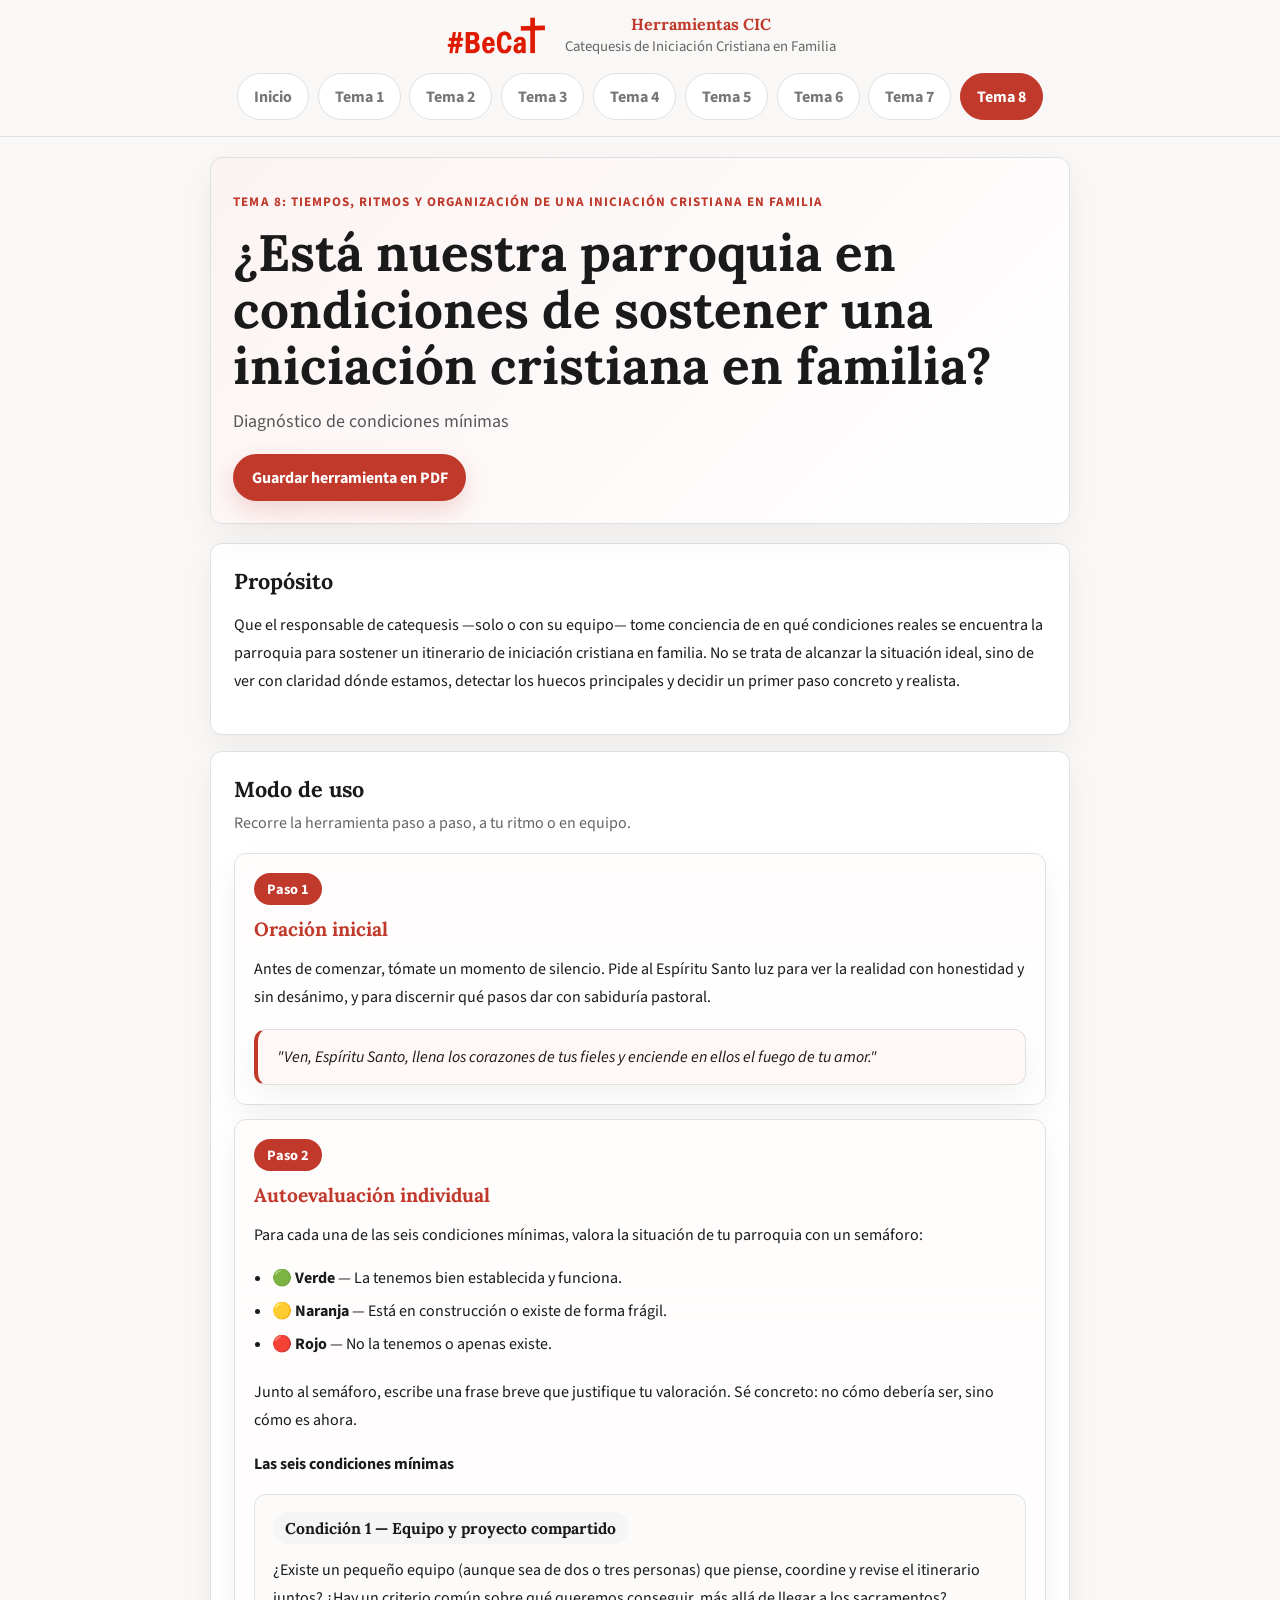
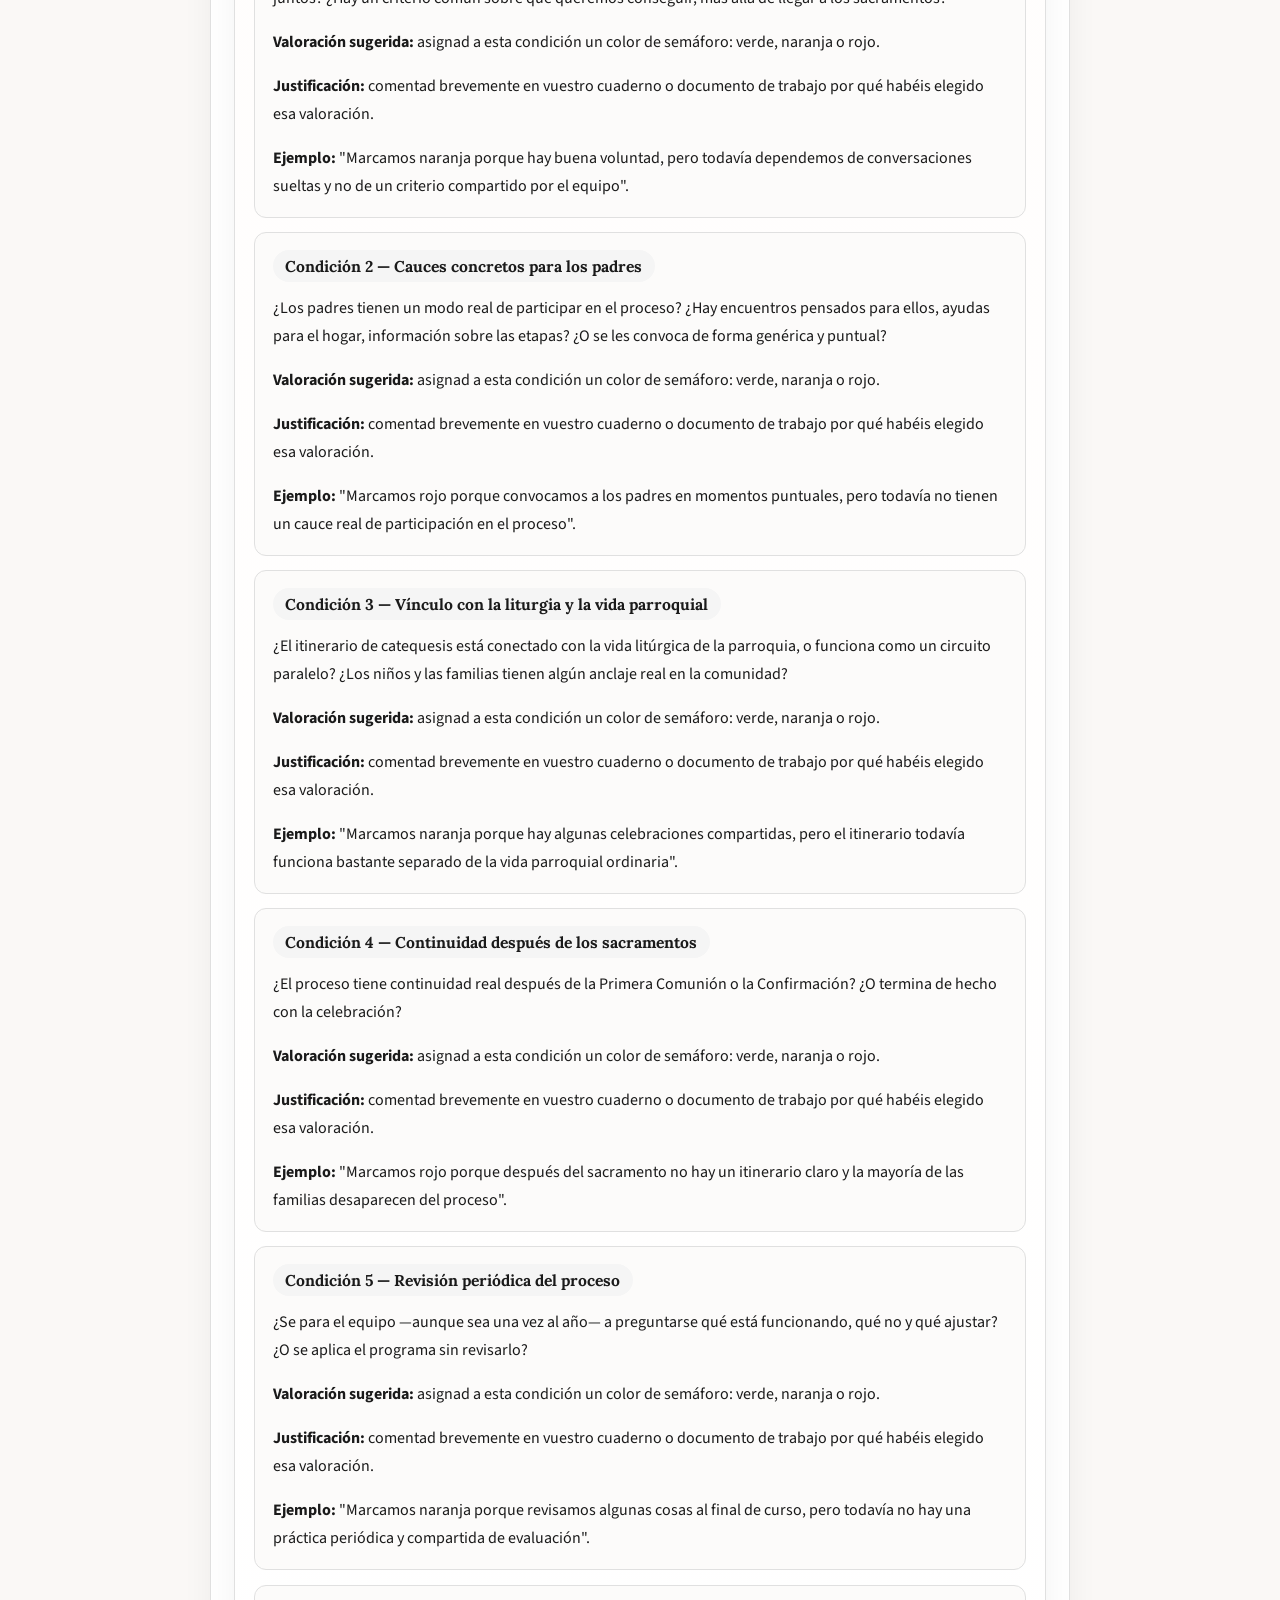
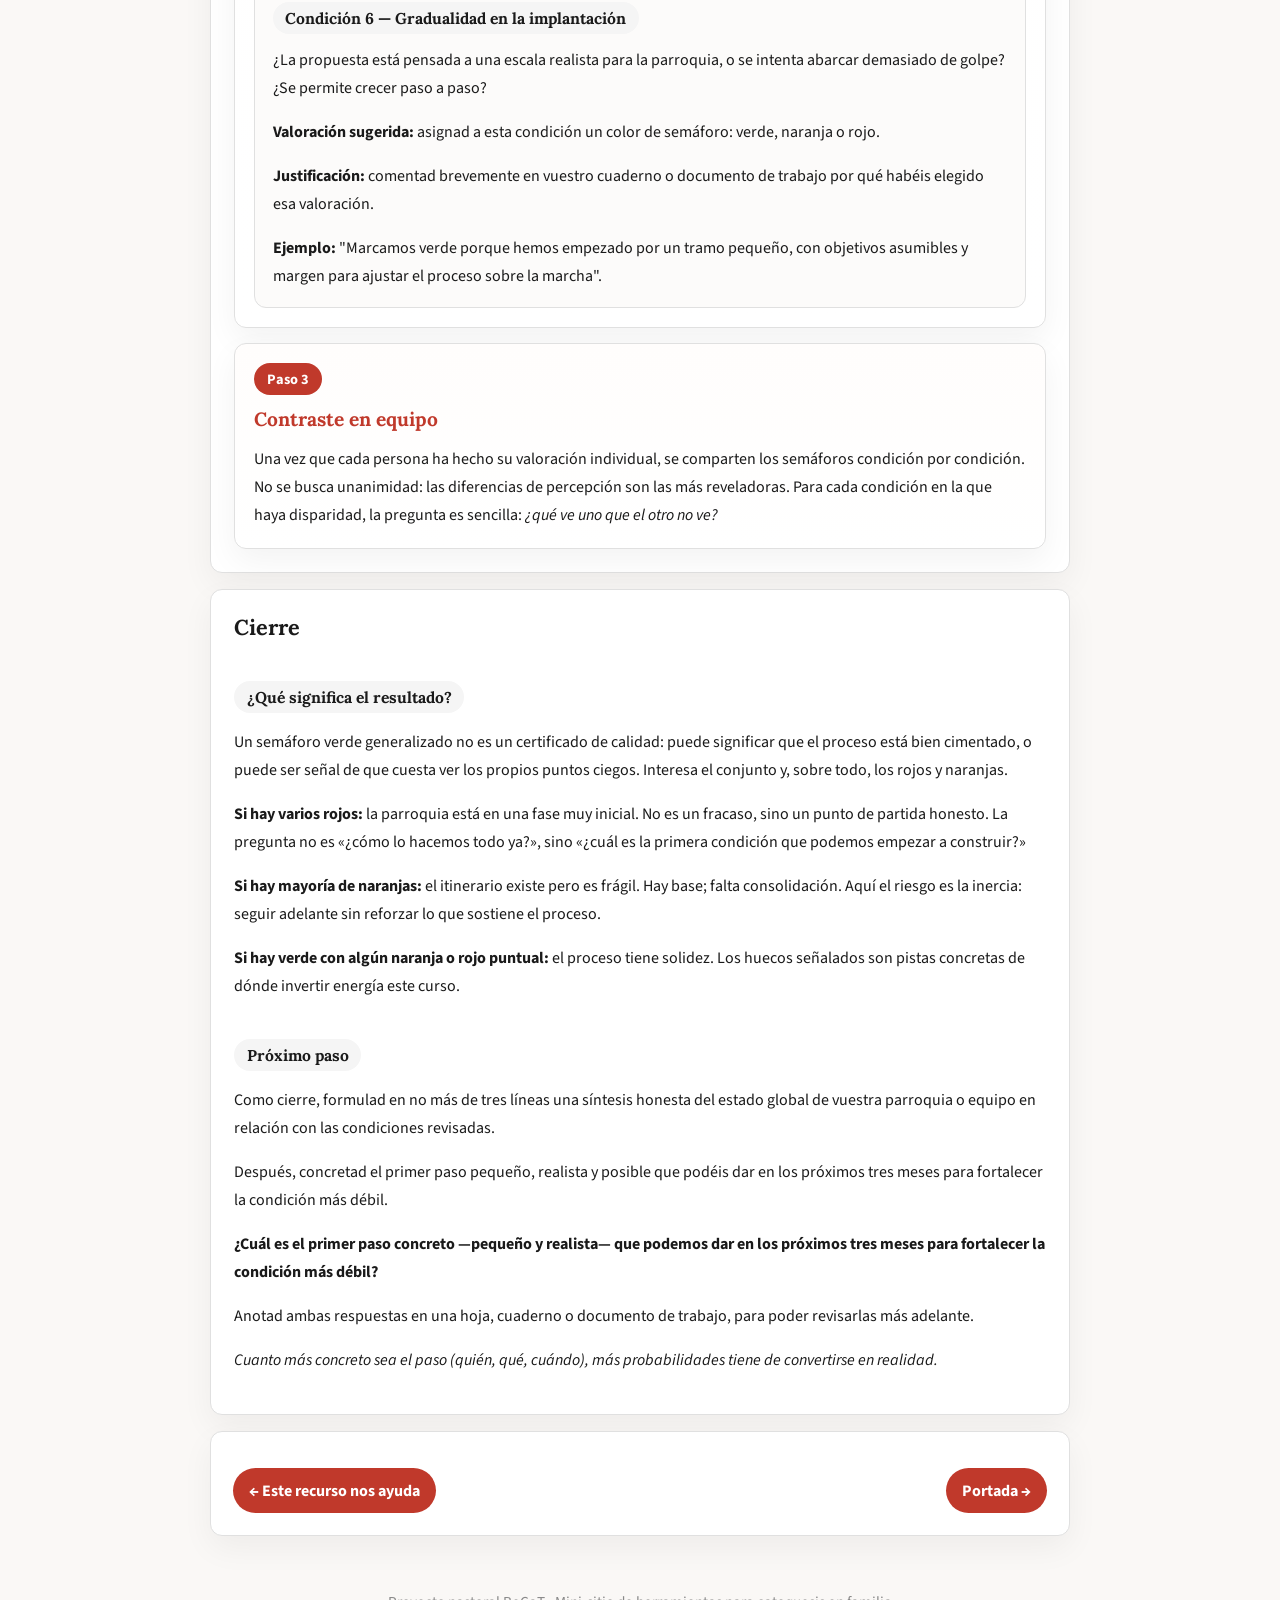
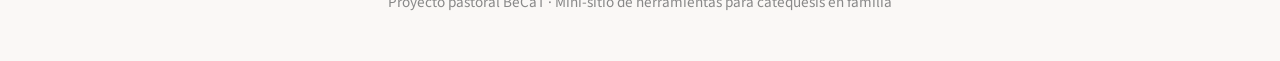
<file: site/herramientas/herramienta-08.html>
<!DOCTYPE html>
<html lang="es">
<head>
  <meta charset="UTF-8">
  <meta name="viewport" content="width=device-width, initial-scale=1.0">
  <title>¿Está nuestra parroquia en condiciones de sostener una iniciación cristiana en familia? | Herramientas CIC</title>
  <link rel="preconnect" href="https://fonts.googleapis.com">
  <link rel="preconnect" href="https://fonts.gstatic.com" crossorigin>
  <link href="https://fonts.googleapis.com/css2?family=Lora:wght@500;700&family=Source+Sans+3:wght@400;600;700&display=swap" rel="stylesheet">
  <link rel="stylesheet" href="../assets/css/styles.css">
</head>
<body class="tool">
  <header class="site-header">
    <div class="brand-bar">
      <a class="brand" href="../index.html">
        <img src="../assets/img/becat-rojo-logo.png" alt="BeCaT">
        <div>
          <strong>Herramientas CIC</strong>
          <span>Catequesis de Iniciación Cristiana en Familia</span>
        </div>
      </a>
    </div>
    <nav class="site-nav" aria-label="Navegación principal">
      <a href="../index.html">Inicio</a><a href="../herramientas/herramienta-01.html">Tema 1</a><a href="../herramientas/herramienta-02.html">Tema 2</a><a href="../herramientas/herramienta-03.html">Tema 3</a><a href="../herramientas/herramienta-04.html">Tema 4</a><a href="../herramientas/herramienta-05.html">Tema 5</a><a href="../herramientas/herramienta-06.html">Tema 6</a><a href="../herramientas/herramienta-07.html">Tema 7</a><a href="../herramientas/herramienta-08.html" class="active">Tema 8</a>
    </nav>
    <div class="site-nav-mobile">
      <label class="site-nav-mobile-label" for="nav-select">Ir a una herramienta</label>
      <select id="nav-select" class="site-nav-select" aria-label="Elegir herramienta o sección">
        <option value="../index.html">Inicio</option><option value="../herramientas/herramienta-01.html">Tema 1</option><option value="../herramientas/herramienta-02.html">Tema 2</option><option value="../herramientas/herramienta-03.html">Tema 3</option><option value="../herramientas/herramienta-04.html">Tema 4</option><option value="../herramientas/herramienta-05.html">Tema 5</option><option value="../herramientas/herramienta-06.html">Tema 6</option><option value="../herramientas/herramienta-07.html">Tema 7</option><option value="../herramientas/herramienta-08.html" selected>Tema 8</option>
      </select>
    </div>
  </header>
  
    <section class="hero hero-tool">
      <div class="hero-copy">
        <p class="eyebrow">Tema 8: Tiempos, ritmos y organización de una iniciación cristiana en familia</p>
        <h1>¿Está nuestra parroquia en condiciones de sostener una iniciación cristiana en familia?</h1>
        
        <p class="lead">Diagnóstico de condiciones mínimas</p>
        <button class="pdf-button" type="button" data-print-tool data-pdf-title="herramienta-tema-08">Guardar herramienta en PDF</button>
      </div>
    </section>
    
  <main class="main-content">
    
    <article class="tool-page">
      <p class="page-topic">Tema 8: Tiempos, ritmos y organización de una iniciación cristiana en familia</p>
<h2>¿Está nuestra parroquia en condiciones de sostener una iniciación cristiana en familia?</h2>
<p class="page-kicker">Diagnóstico de condiciones mínimas</p>
<section class="tool-module tool-module-purpose"><div class="module-heading"><h3>Propósito</h3></div><div class="module-body"><p>Que el responsable de catequesis —solo o con su equipo— tome conciencia de en qué condiciones reales se encuentra la parroquia para sostener un itinerario de iniciación cristiana en familia. No se trata de alcanzar la situación ideal, sino de ver con claridad dónde estamos, detectar los huecos principales y decidir un primer paso concreto y realista.</p></div></section><section class="tool-module tool-module-steps"><div class="module-heading"><h3>Modo de uso</h3><p>Recorre la herramienta paso a paso, a tu ritmo o en equipo.</p></div><div class="step-flow"><section class="step-card"><div class="step-card-header"><span class="step-badge">Paso 1</span></div><h4 class="step-title">Oración inicial</h4><div class="step-body"><p>Antes de comenzar, tómate un momento de silencio. Pide al Espíritu Santo luz para ver la realidad con honestidad y sin desánimo, y para discernir qué pasos dar con sabiduría pastoral.</p> <blockquote class="quote"><em>"Ven, Espíritu Santo, llena los corazones de tus fieles y enciende en ellos el fuego de tu amor."</em></blockquote></div></section><section class="step-card"><div class="step-card-header"><span class="step-badge">Paso 2</span></div><h4 class="step-title">Autoevaluación individual</h4><div class="step-body"><div class="detail-intro"><p>Para cada una de las seis condiciones mínimas, valora la situación de tu parroquia con un semáforo:</p>
<ul class="list"><li>🟢 <strong>Verde</strong> — La tenemos bien establecida y funciona.</li><li>🟡 <strong>Naranja</strong> — Está en construcción o existe de forma frágil.</li><li>🔴 <strong>Rojo</strong> — No la tenemos o apenas existe.</li></ul>
<p>Junto al semáforo, escribe una frase breve que justifique tu valoración. Sé concreto: no cómo debería ser, sino cómo es ahora.</p>
<p><strong>Las seis condiciones mínimas</strong></p></div><div class="detail-stack"><section class="detail-card"><h5>Condición 1 — Equipo y proyecto compartido</h5><div class="detail-card-body"><p>¿Existe un pequeño equipo (aunque sea de dos o tres personas) que piense, coordine y revise el itinerario juntos? ¿Hay un criterio común sobre qué queremos conseguir, más allá de llegar a los sacramentos?</p>
<p><strong>Valoración sugerida:</strong> asignad a esta condición un color de semáforo: verde, naranja o rojo.</p>
<p><strong>Justificación:</strong> comentad brevemente en vuestro cuaderno o documento de trabajo por qué habéis elegido esa valoración.</p>
<p><strong>Ejemplo:</strong> "Marcamos naranja porque hay buena voluntad, pero todavía dependemos de conversaciones sueltas y no de un criterio compartido por el equipo".</p></div></section><section class="detail-card"><h5>Condición 2 — Cauces concretos para los padres</h5><div class="detail-card-body"><p>¿Los padres tienen un modo real de participar en el proceso? ¿Hay encuentros pensados para ellos, ayudas para el hogar, información sobre las etapas? ¿O se les convoca de forma genérica y puntual?</p>
<p><strong>Valoración sugerida:</strong> asignad a esta condición un color de semáforo: verde, naranja o rojo.</p>
<p><strong>Justificación:</strong> comentad brevemente en vuestro cuaderno o documento de trabajo por qué habéis elegido esa valoración.</p>
<p><strong>Ejemplo:</strong> "Marcamos rojo porque convocamos a los padres en momentos puntuales, pero todavía no tienen un cauce real de participación en el proceso".</p></div></section><section class="detail-card"><h5>Condición 3 — Vínculo con la liturgia y la vida parroquial</h5><div class="detail-card-body"><p>¿El itinerario de catequesis está conectado con la vida litúrgica de la parroquia, o funciona como un circuito paralelo? ¿Los niños y las familias tienen algún anclaje real en la comunidad?</p>
<p><strong>Valoración sugerida:</strong> asignad a esta condición un color de semáforo: verde, naranja o rojo.</p>
<p><strong>Justificación:</strong> comentad brevemente en vuestro cuaderno o documento de trabajo por qué habéis elegido esa valoración.</p>
<p><strong>Ejemplo:</strong> "Marcamos naranja porque hay algunas celebraciones compartidas, pero el itinerario todavía funciona bastante separado de la vida parroquial ordinaria".</p></div></section><section class="detail-card"><h5>Condición 4 — Continuidad después de los sacramentos</h5><div class="detail-card-body"><p>¿El proceso tiene continuidad real después de la Primera Comunión o la Confirmación? ¿O termina de hecho con la celebración?</p>
<p><strong>Valoración sugerida:</strong> asignad a esta condición un color de semáforo: verde, naranja o rojo.</p>
<p><strong>Justificación:</strong> comentad brevemente en vuestro cuaderno o documento de trabajo por qué habéis elegido esa valoración.</p>
<p><strong>Ejemplo:</strong> "Marcamos rojo porque después del sacramento no hay un itinerario claro y la mayoría de las familias desaparecen del proceso".</p></div></section><section class="detail-card"><h5>Condición 5 — Revisión periódica del proceso</h5><div class="detail-card-body"><p>¿Se para el equipo —aunque sea una vez al año— a preguntarse qué está funcionando, qué no y qué ajustar? ¿O se aplica el programa sin revisarlo?</p>
<p><strong>Valoración sugerida:</strong> asignad a esta condición un color de semáforo: verde, naranja o rojo.</p>
<p><strong>Justificación:</strong> comentad brevemente en vuestro cuaderno o documento de trabajo por qué habéis elegido esa valoración.</p>
<p><strong>Ejemplo:</strong> "Marcamos naranja porque revisamos algunas cosas al final de curso, pero todavía no hay una práctica periódica y compartida de evaluación".</p></div></section><section class="detail-card"><h5>Condición 6 — Gradualidad en la implantación</h5><div class="detail-card-body"><p>¿La propuesta está pensada a una escala realista para la parroquia, o se intenta abarcar demasiado de golpe? ¿Se permite crecer paso a paso?</p>
<p><strong>Valoración sugerida:</strong> asignad a esta condición un color de semáforo: verde, naranja o rojo.</p>
<p><strong>Justificación:</strong> comentad brevemente en vuestro cuaderno o documento de trabajo por qué habéis elegido esa valoración.</p>
<p><strong>Ejemplo:</strong> "Marcamos verde porque hemos empezado por un tramo pequeño, con objetivos asumibles y margen para ajustar el proceso sobre la marcha".</p></div></section></div></div></section><section class="step-card"><div class="step-card-header"><span class="step-badge">Paso 3</span></div><h4 class="step-title">Contraste en equipo</h4><div class="step-body"><p>Una vez que cada persona ha hecho su valoración individual, se comparten los semáforos condición por condición. No se busca unanimidad: las diferencias de percepción son las más reveladoras. Para cada condición en la que haya disparidad, la pregunta es sencilla: <em>¿qué ve uno que el otro no ve?</em></p></div></section></div></section><section class="tool-module tool-module-close"><div class="module-heading"><h3>Cierre</h3></div><div class="module-body"><h5>¿Qué significa el resultado?</h5>
<p>Un semáforo verde generalizado no es un certificado de calidad: puede significar que el proceso está bien cimentado, o puede ser señal de que cuesta ver los propios puntos ciegos. Interesa el conjunto y, sobre todo, los rojos y naranjas.</p>
<p><strong>Si hay varios rojos:</strong> la parroquia está en una fase muy inicial. No es un fracaso, sino un punto de partida honesto. La pregunta no es «¿cómo lo hacemos todo ya?», sino «¿cuál es la primera condición que podemos empezar a construir?»</p>
<p><strong>Si hay mayoría de naranjas:</strong> el itinerario existe pero es frágil. Hay base; falta consolidación. Aquí el riesgo es la inercia: seguir adelante sin reforzar lo que sostiene el proceso.</p>
<p><strong>Si hay verde con algún naranja o rojo puntual:</strong> el proceso tiene solidez. Los huecos señalados son pistas concretas de dónde invertir energía este curso.</p>
<h5>Próximo paso</h5>
<p>Como cierre, formulad en no más de tres líneas una síntesis honesta del estado global de vuestra parroquia o equipo en relación con las condiciones revisadas.</p>
<p>Después, concretad el primer paso pequeño, realista y posible que podéis dar en los próximos tres meses para fortalecer la condición más débil.</p>
<p><strong>¿Cuál es el primer paso concreto —pequeño y realista— que podemos dar en los próximos tres meses para fortalecer la condición más débil?</strong></p>
<p>Anotad ambas respuestas en una hoja, cuaderno o documento de trabajo, para poder revisarlas más adelante.</p>
<p><em>Cuanto más concreto sea el paso (quién, qué, cuándo), más probabilidades tiene de convertirse en realidad.</em></p></div></section>
    </article>
    <section class="pager">
      <a class="pager-link" href="herramienta-07.html">← Este recurso nos ayuda</a>
      <a class="pager-link" href="../index.html">Portada →</a>
    </section>
    
  </main>
  <footer class="site-footer">
    <p>Proyecto pastoral BeCaT · Mini-sitio de herramientas para catequesis en familia</p>
  </footer>
  <script>
    const navSelect = document.getElementById("nav-select");
    if (navSelect) {
      navSelect.addEventListener("change", (event) => {
        const target = event.target.value;
        if (target) {
          window.location.href = target;
        }
      });
    }
    const printButtons = document.querySelectorAll("[data-print-tool]");
    printButtons.forEach((button) => {
      button.addEventListener("click", () => {
        const originalTitle = document.title;
        const pdfTitle = button.dataset.pdfTitle;
        if (pdfTitle) {
          document.title = pdfTitle;
          window.addEventListener("afterprint", () => {
            document.title = originalTitle;
          }, { once: true });
        }
        window.print();
      });
    });
  </script>
</body>
</html>
</file>
<file: site/assets/css/styles.css>
*,
*::before,
*::after {
  box-sizing: border-box;
}

:root {
  --rojo: #c0392b;
  --negro: #1a1a1a;
  --blanco: #ffffff;
  --gris-claro: #f5f5f5;
  --borde: #e0e0e0;
  --texto-suave: #666666;
  --radio: 12px;
  --content: 1180px;
  --content-narrow: 860px;
  --shadow: 0 12px 32px rgba(26, 26, 26, 0.05);
}

body {
  margin: 0;
  font-family: "Source Sans 3", sans-serif;
  color: var(--negro);
  background: #faf8f6;
  min-height: 100vh;
  text-rendering: optimizeLegibility;
}

a {
  color: var(--rojo);
  text-decoration: none;
}

a:hover {
  text-decoration: underline;
}

code {
  font-family: Consolas, monospace;
  background: #fff4f2;
  padding: 0.08rem 0.35rem;
  border-radius: 0.4rem;
}

.site-header,
.main-content,
.site-footer {
  width: min(calc(100% - 2rem), var(--content));
  margin: 0 auto;
}

.site-header {
  position: sticky;
  top: 0;
  z-index: 10;
  width: 100%;
  background: rgba(250, 248, 246, 0.96);
  border-bottom: 1px solid var(--borde);
  padding-top: 0.9rem;
  backdrop-filter: blur(8px);
}

.brand-bar {
  display: flex;
  justify-content: center;
  padding: 0 1rem 1rem;
}

.brand {
  width: min(calc(100% - 2rem), var(--content));
  display: flex;
  align-items: center;
  justify-content: center;
  gap: 1rem;
  padding: 0;
  text-align: center;
}

.brand img {
  width: auto;
  height: 42px;
}

.brand strong,
h1,
h2,
h4,
h5 {
  font-family: "Lora", serif;
}

.brand span {
  display: block;
  color: var(--texto-suave);
  font-size: 0.92rem;
}

.site-nav {
  display: flex;
  justify-content: center;
  gap: 0.55rem;
  overflow-x: auto;
  padding: 0 1rem 1rem;
  scrollbar-width: thin;
}

.site-nav-mobile {
  display: none;
  width: min(calc(100% - 2rem), var(--content));
  margin: 0 auto 1rem;
}

.site-nav-mobile-label {
  display: block;
  margin-bottom: 0.4rem;
  color: var(--texto-suave);
  font-size: 0.92rem;
  font-weight: 600;
  text-align: center;
}

.site-nav-select {
  width: 100%;
  appearance: none;
  border: 1px solid var(--borde);
  border-radius: 999px;
  background:
    linear-gradient(180deg, #fff8f7 0%, #ffffff 100%);
  color: var(--negro);
  padding: 0.9rem 3.4rem 0.9rem 1.1rem;
  font: inherit;
  font-weight: 700;
  box-shadow: var(--shadow);
  cursor: pointer;
  border-color: rgba(192, 57, 43, 0.25);
}

.site-nav-mobile {
  position: relative;
}

.site-nav-mobile::after {
  content: "▼";
  position: absolute;
  right: 1.25rem;
  bottom: 0.95rem;
  color: var(--rojo);
  font-size: 0.9rem;
  pointer-events: none;
}

.site-nav-select:focus {
  outline: 2px solid rgba(192, 57, 43, 0.22);
  outline-offset: 2px;
}

.site-nav a {
  white-space: nowrap;
  border: 1px solid var(--borde);
  background: var(--blanco);
  color: #777;
  padding: 0.7rem 1rem;
  border-radius: 999px;
  font-weight: 700;
}

.site-nav a.active {
  background: var(--rojo);
  border-color: var(--rojo);
  color: white;
}

.site-nav a:hover {
  text-decoration: none;
  color: var(--negro);
}

.hero {
  width: min(calc(100% - 2rem), var(--content));
  margin: 1.25rem auto 0;
  display: grid;
  gap: 1rem;
}

.hero-home {
  grid-template-columns: 1.6fr 1fr;
  align-items: stretch;
}

.hero-tool {
  grid-template-columns: 1fr;
}

.hero-copy,
.hero-panel,
.intro-context,
.intro-block,
.tool-card,
.tool-page,
.pager,
.quote,
.table-wrap,
.tool-module,
.step-card {
  background: var(--blanco);
  border: 1px solid var(--borde);
  border-radius: var(--radio);
  box-shadow: var(--shadow);
}

.hero-copy,
.hero-panel,
.intro-context,
.intro-block,
.tool-card,
.tool-page,
.pager {
  padding: 1.4rem;
}

.hero-copy {
  background:
    linear-gradient(135deg, rgba(192, 57, 43, 0.06), rgba(255, 255, 255, 0.92)),
    var(--blanco);
}

.hero-panel {
  background: #fff8f7;
}

.intro-context {
  max-width: 100%;
  margin: 1rem 0;
  background:
    linear-gradient(180deg, #ffffff 0%, #fffaf9 100%);
}

.intro-context-inner {
  display: grid;
  gap: 0.4rem;
}

.intro-context h2 {
  margin: 0 0 0.55rem;
  font-family: "Lora", serif;
  font-size: 1.65rem;
  line-height: 1.25;
}

.intro-context p {
  margin: 0;
  color: #444;
  font-size: 1.02rem;
  line-height: 1.72;
}

.intro-context p + p {
  margin-top: 0.5rem;
}

.hero-tool .hero-copy {
  width: min(100%, var(--content-narrow));
  margin: 0 auto;
}

.eyebrow,
.page-topic {
  text-transform: uppercase;
  letter-spacing: 0.08em;
  color: var(--rojo);
  font-weight: 700;
  font-size: 0.82rem;
}

h1 {
  font-size: clamp(2rem, 4vw, 3.3rem);
  line-height: 1.1;
  margin: 0.45rem 0 0.85rem;
}

.lead {
  font-size: 1.12rem;
  line-height: 1.65;
  color: #555;
  margin: 0;
}

.hero-subtitle {
  margin: -0.2rem 0 0.5rem;
  font-family: "Lora", serif;
  font-size: 1.18rem;
  color: var(--rojo);
}

.hero-list,
.list {
  margin: 0.8rem 0 0;
  padding-left: 1.1rem;
  line-height: 1.7;
}

.list {
  margin-bottom: 1.25rem;
}

.hero-list li + li,
.list li + li {
  margin-top: 0.35rem;
}

.main-content {
  padding: 1.15rem 0 2.5rem;
}

.intro-grid,
.tools-grid {
  display: grid;
  gap: 1rem;
}

.intro-grid {
  grid-template-columns: repeat(2, minmax(0, 1fr));
  margin-bottom: 1rem;
}

.intro-grid-home {
  grid-template-columns: repeat(3, minmax(0, 1fr));
}

.tools-grid {
  grid-template-columns: repeat(auto-fit, minmax(220px, 1fr));
}

.tool-card h2,
.intro-block h2,
.tool-page h2 {
  margin: 0.2rem 0 0.75rem;
  font-size: 1.45rem;
}

.intro-block p,
.tool-card p {
  line-height: 1.7;
}

.tool-card-topic {
  color: var(--rojo);
  font-weight: 700;
  margin-bottom: 0.25rem;
}

.tool-card a,
.pager-link {
  display: inline-flex;
  margin-top: 0.9rem;
  padding: 0.7rem 1rem;
  border-radius: 999px;
  background: var(--rojo);
  color: white;
  font-weight: 700;
}

.tool-page {
  padding: 0;
  max-width: var(--content-narrow);
  margin: 0 auto;
  background: transparent;
  border: none;
  box-shadow: none;
}

.tool-page p {
  line-height: 1.75;
  margin: 0 0 1rem;
}

.tool-page .list + p,
.tool-page .list + .table-wrap,
.tool-page .list + blockquote,
.tool-page .list + .detail-stack,
.tool-page .table-wrap + p,
.tool-page blockquote + p {
  margin-top: 1.1rem;
}

.tool-page > .page-topic,
.tool-page > h2,
.tool-page > .page-kicker {
  display: none;
}

.tool-page h2 {
  color: var(--rojo);
  margin-top: 0;
}

.tool-page h5 {
  display: inline-flex;
  align-items: center;
  font-size: 0.98rem;
  margin: 1.45rem 0 0.75rem;
  padding: 0.38rem 0.78rem;
  border-radius: 999px;
  background: var(--gris-claro);
  color: var(--negro);
}

.page-kicker {
  font-size: 1.05rem;
  color: #666;
  margin-top: -0.2rem;
  margin-bottom: 1.35rem;
}

.tool-module {
  padding: 1.45rem;
  margin-bottom: 1rem;
}

.module-heading {
  display: flex;
  flex-direction: column;
  gap: 0.35rem;
  margin-bottom: 1rem;
}

.module-heading h3 {
  font-family: "Lora", serif;
  font-size: 1.35rem;
  margin: 0;
  color: var(--negro);
}

.module-heading p {
  margin: 0;
  color: var(--texto-suave);
}

.step-flow {
  display: grid;
  gap: 0.9rem;
  min-width: 0;
}

.step-card {
  padding: 1.2rem;
  background: linear-gradient(180deg, #fffdfc 0%, #ffffff 100%);
  width: 100%;
  min-width: 0;
  overflow-wrap: anywhere;
}

.step-card-header {
  display: flex;
  align-items: center;
  justify-content: space-between;
  gap: 0.75rem;
  margin-bottom: 0.75rem;
}

.step-badge {
  display: inline-flex;
  align-items: center;
  justify-content: center;
  border-radius: 999px;
  background: var(--rojo);
  color: var(--blanco);
  font-weight: 700;
  padding: 0.35rem 0.8rem;
  font-size: 0.9rem;
}

.step-time {
  color: var(--texto-suave);
  font-size: 0.95rem;
  font-weight: 600;
}

.step-title {
  font-family: "Lora", serif;
  color: var(--rojo);
  font-size: 1.2rem;
  margin: 0 0 0.85rem;
}

.step-body > *:last-child {
  margin-bottom: 0;
}

.detail-intro {
  margin-bottom: 1rem;
}

.detail-stack {
  display: grid;
  gap: 0.9rem;
  min-width: 0;
}

.detail-card {
  border: 1px solid var(--borde);
  border-radius: var(--radio);
  background: #fcfbfa;
  padding: 1.05rem 1.1rem;
  min-width: 0;
  overflow-wrap: anywhere;
}

.detail-card h5 {
  margin-top: 0;
}

.detail-card-body > *:last-child {
  margin-bottom: 0;
}

.tool-module-close h5 + p {
  margin-top: 0.2rem;
}

.quote {
  padding: 1rem 1.15rem;
  border-left: 4px solid var(--rojo);
  margin: 1.1rem 0;
  font-style: italic;
  background: #fff8f7;
}

.table-wrap {
  overflow-x: auto;
  max-width: 100%;
  padding: 0.35rem;
  margin: 1.2rem 0;
}

table {
  width: 100%;
  border-collapse: collapse;
  min-width: 560px;
  font-size: 0.97rem;
}

th,
td {
  text-align: left;
  padding: 0.8rem 0.9rem;
  border-bottom: 1px solid var(--borde);
  vertical-align: top;
}

th {
  background: var(--negro);
  color: var(--blanco);
  font-size: 0.95rem;
}

tr:nth-child(even) td {
  background: var(--gris-claro);
}

.pager {
  margin-top: 1rem;
  display: flex;
  gap: 0.75rem;
  justify-content: space-between;
  flex-wrap: wrap;
  max-width: var(--content-narrow);
  margin-left: auto;
  margin-right: auto;
}

.site-footer {
  padding: 0 0 2rem;
  text-align: center;
  color: #888;
  font-size: 0.95rem;
}

.pdf-button {
  display: inline-flex;
  align-items: center;
  justify-content: center;
  margin-top: 1.1rem;
  border: 0;
  border-radius: 999px;
  background: var(--rojo);
  color: var(--blanco);
  padding: 0.78rem 1.15rem;
  font: inherit;
  font-weight: 700;
  cursor: pointer;
  box-shadow: 0 10px 24px rgba(192, 57, 43, 0.18);
}

.pdf-button:hover {
  background: #a93226;
}

@page {
  size: A4;
  margin: 14mm 13mm 16mm;
}

@media print {
  :root {
    --content: 184mm;
    --content-narrow: 184mm;
    --shadow: none;
  }

  * {
    box-shadow: none !important;
    print-color-adjust: exact;
    -webkit-print-color-adjust: exact;
  }

  html,
  body {
    background: #ffffff !important;
    font-size: 10.5pt;
  }

  body {
    margin: 0;
  }

  a {
    color: inherit;
  }

  .site-header {
    position: static;
    width: 100%;
    padding: 0 0 7mm;
    border-bottom: 1px solid var(--borde);
    background: #ffffff;
  }

  .brand-bar {
    justify-content: flex-start;
    padding: 0;
  }

  .brand {
    width: 100%;
    justify-content: flex-start;
    gap: 9mm;
    text-align: left;
  }

  .brand img {
    height: 13mm;
  }

  .brand strong {
    font-size: 12pt;
  }

  .brand span {
    font-size: 9pt;
  }

  .site-nav,
  .site-nav-mobile,
  .pdf-button,
  .pager,
  .site-footer {
    display: none !important;
  }

  .hero,
  .main-content {
    width: 100%;
    margin: 0;
  }

  .hero-tool {
    display: block;
    margin-top: 8mm;
  }

  .hero-copy {
    width: 100%;
    padding: 0 0 7mm;
    border: 0;
    border-radius: 0;
    background: #ffffff;
  }

  .eyebrow {
    font-size: 8.5pt;
    margin-bottom: 2mm;
  }

  h1 {
    font-size: 22pt;
    line-height: 1.16;
    margin: 0 0 3mm;
  }

  .hero-subtitle,
  .lead {
    font-size: 11pt;
  }

  .tool-page {
    max-width: none;
  }

  .step-card,
  .detail-card,
  .quote,
  .table-wrap {
    break-inside: avoid;
    page-break-inside: avoid;
  }

  .module-heading,
  .step-card-header,
  .step-title,
  .tool-page h5 {
    break-after: avoid;
    page-break-after: avoid;
  }

  .tool-module-purpose {
    break-inside: avoid;
    page-break-inside: avoid;
  }

  .tool-module {
    padding: 5mm;
    margin-bottom: 5mm;
    border-radius: 4mm;
  }

  .step-card {
    padding: 4.5mm;
    border-radius: 3mm;
  }

  .tool-page p {
    line-height: 1.48;
  }

  table {
    min-width: 0;
    font-size: 9.2pt;
  }

  th,
  td {
    padding: 2.5mm 3mm;
  }
}

@media (max-width: 760px) {
  .hero-home,
  .intro-grid,
  .intro-grid-home {
    grid-template-columns: 1fr;
  }

  .brand {
    align-items: flex-start;
    width: min(calc(100% - 1.2rem), var(--content));
  }

  h1 {
    font-size: 2.2rem;
  }

  .site-header,
  .main-content,
  .site-footer,
  .hero {
    width: min(calc(100% - 1.2rem), var(--content));
  }

  .site-nav {
    display: none;
  }

  .site-nav-mobile {
    display: block;
    width: min(calc(100% - 1.2rem), var(--content));
  }

  .brand img {
    height: 36px;
  }

  .brand span {
    font-size: 0.84rem;
  }

  .pager {
    justify-content: center;
  }

  .tool-page,
  .hero-copy,
  .hero-panel,
  .intro-context,
  .intro-block,
  .tool-card,
  .pager,
  .tool-module,
  .step-card {
    padding: 1.15rem;
  }

  .tool-page h5 {
    width: 100%;
    justify-content: center;
  }

  .step-card-header {
    align-items: flex-start;
    flex-direction: column;
  }

  .step-card,
  .detail-card,
  .table-wrap {
    width: 100%;
    max-width: 100%;
  }

  table {
    min-width: 520px;
  }
}
</file>
